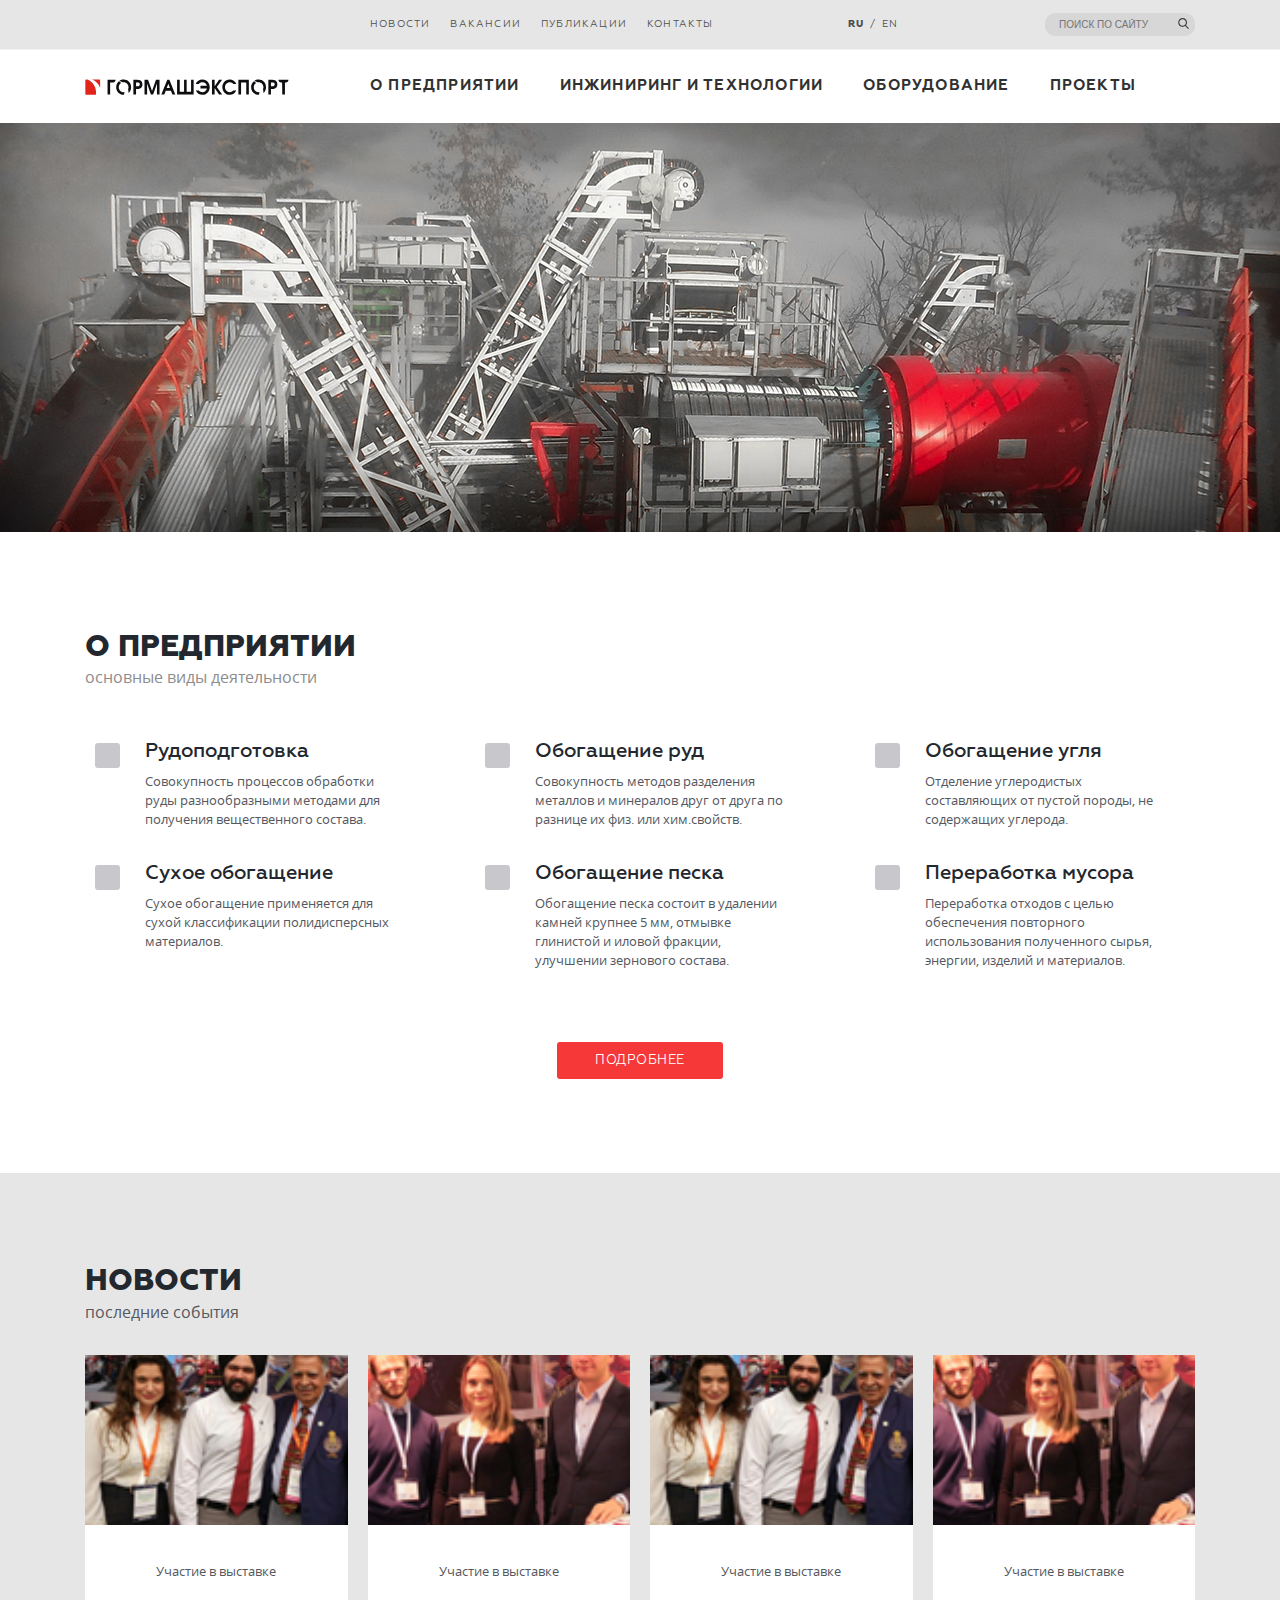
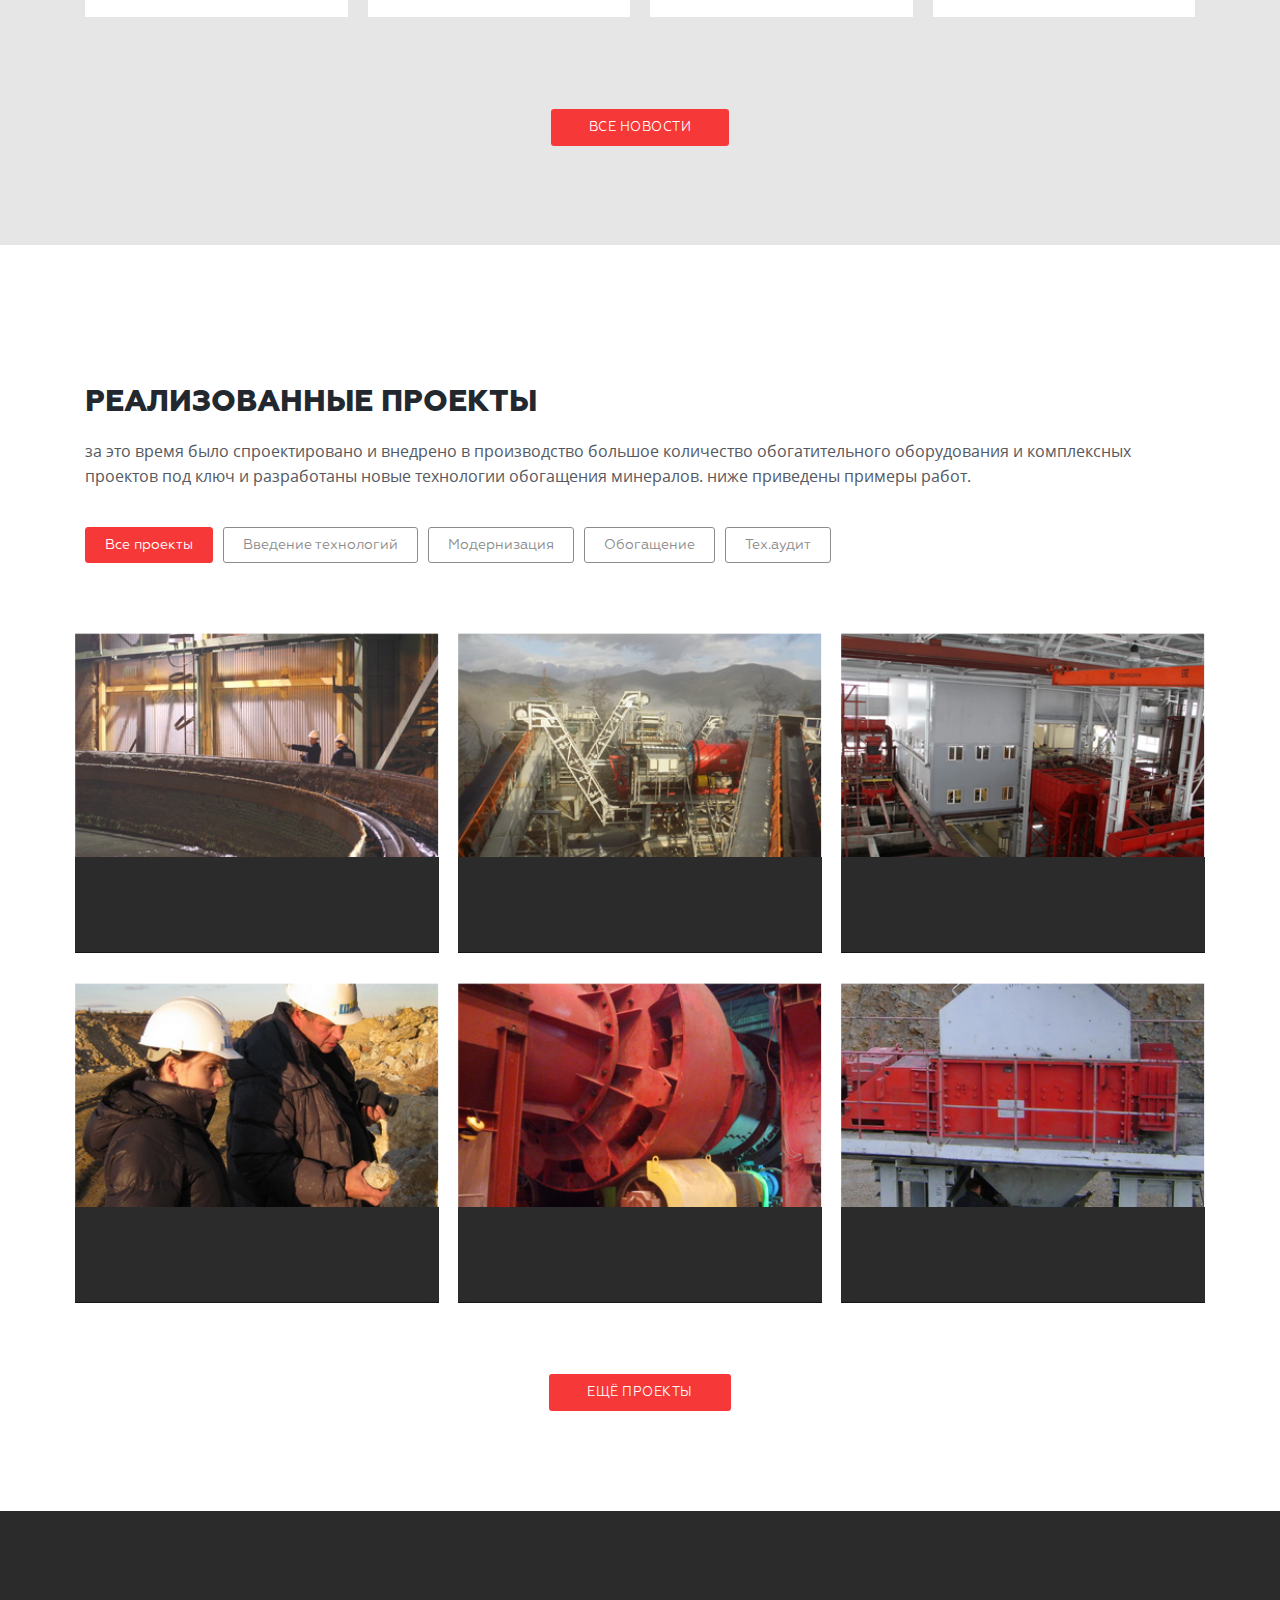
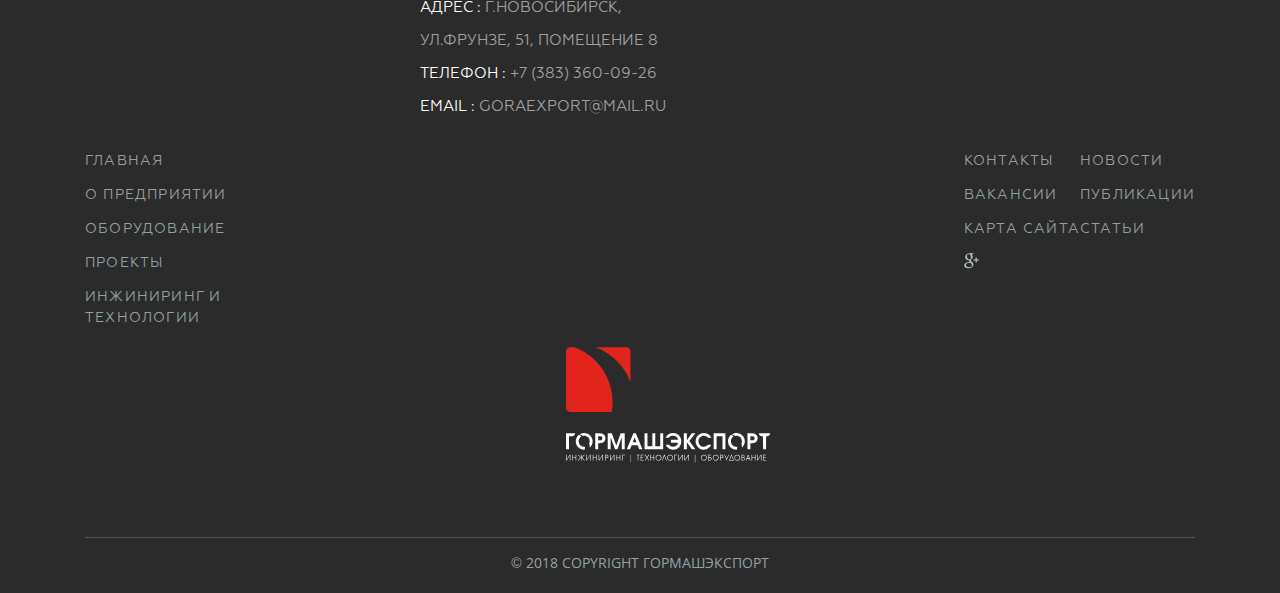
<file: index.html>
<!DOCTYPE html>
<html lang="ru">
<head>
  <meta charset="UTF-8">
  <meta name="viewport" content="width=device-width, initial-scale=1.0, maximum-scale=1.0, user-scalable=no">
  <meta name="theme-color" content="#ac1212">
  <title>Гормашэкспорт</title>
  <link rel="icon" type="image/ico" href="favicon.ico">
  <link href="css/style.css" rel="stylesheet">
</head>
<body class="page">
  <header class="header">
    <div class="header__wrapper">
      <div class="header__logo">
        <picture>
          <img src="./img/logo.svg" width="151" height="12" alt="Гормашэкспорт">
        </picture>

      </div>
      <div class="header__search  search">
        <form class="search__form">
          <input class="search__line" type="text" name="searchLine" id="searchID" placeholder="Поиск по сайту">
          <label class="search__label" for="searchID">
            Поиск
          </label>
        </form>
      </div>
      <nav class="header__menu  menu menu--closed  ">
        <button class="menu__toggle" type="button">Открыть меню</button>
        <div class="menu__wrapper">
          <ul class="menu__list">
            <li class="menu__item">
              <a href="about.html">О предприятии</a>
            </li>
            <li class="menu__item">
              <a href="engineering.html">Инжиниринг и технологии</a>
            </li>
            <li class="menu__item">
              <a href="equipment-1.html">Оборудование</a>
            </li>
            <li class="menu__item">
              <a href="projects.html">Проекты</a>
            </li>
          </ul>
          <ul class="menu__list menu__list--additional">
            <li class="menu__item">
              <a href="news.html" >Новости</a>
            </li>
            <li class="menu__item">
              <a href="" >Вакансии</a>
            </li>
            <li class="menu__item">
              <a href="" >Публикации</a>
            </li>
            <li class="menu__item">
              <a href="contacts.html" >Контакты</a>
            </li>
            <li class="menu__item  menu__item--ruen">
              <a class="current" href="">ru</a><a href="">en</a>
            </li>
          </ul>
        </div>
      </nav>
    </div>
  </header>
  <main class="content">
    <div class="content__title-wrapper">
      <h1 class="content__title  content__title--index">Гормашэкспорт</h1>
    </div>
    <section class="about">
      <h2 class="about__title">О предприятии</h2>
      <p class="about__subtitle">основные виды деятельности</p>
      <ul class="about__list">
        <li class="about__item">
          <h3 class="about__item-caption">Рудоподготовка</h3>
          <p class="about__item-details">Cовокупность процессов обработки руды разнообразными методами для получения вещественного состава.</p>
        </li>
        <li class="about__item">
          <h3 class="about__item-caption">Обогащение руд</h3>
          <p class="about__item-details">Совокупность методов разделения металлов и минералов друг от друга по разнице их физ. или хим.свойств.</p>
        </li>
        <li class="about__item">
          <h3 class="about__item-caption">Обогащение угля</h3>
          <p class="about__item-details">Отделение углеродистых составляющих от пустой породы, не содержащих углерода. </p>
        </li>
        <li class="about__item">
          <h3 class="about__item-caption">Сухое обогащение</h3>
          <p class="about__item-details">Сухое обогащение применяется для сухой классификации полидисперсных материалов.</p>
        </li>
        <li class="about__item">
          <h3 class="about__item-caption">Обогащение песка</h3>
          <p class="about__item-details">Обогащение песка состоит в удалении камней крупнее 5 мм, отмывке глинистой и иловой фракции, улучшении зернового состава.</p>
        </li>
        <li class="about__item">
          <h3 class="about__item-caption">Переработка мусора</h3>
          <p class="about__item-details">Переработка отходов с целью обеспечения повторного использования полученного сырья, энергии, изделий и материалов. </p>
        </li>
      </ul>
      <a href="" class="about__more link">Подробнее</a>
    </section>
    <section class="content__news  gallery  gallery--index">
      <div class="gallery__wrapper">
        <h2 class="gallery__title">Новости</h2>
        <p class="gallery__subtitle">Последние события</p>
        <div class="gallery__list">
          <section class="gallery__item">
            <div class="gallery__img-wrap">
              <img src="./img/news-1.png" class="gallery__img" width="257" height="270">
            </div>
            <h3 class="gallery__caption">
              "Coal Washing", Индия
            </h3>
            <p>Участие в выставке</p>
          </section>
          <section class="gallery__item">
            <div class="gallery__img-wrap">
              <img src="./img/news-2.png" class="gallery__img" width="257" height="270">
            </div>
            <h3 class="gallery__caption">
              Химия 2018
            </h3>
            <p>Участие в выставке</p>
          </section>
          <section class="gallery__item">
            <div class="gallery__img-wrap">
              <img src="./img/news-1.png" class="gallery__img" width="257" height="270">
            </div>
            <h3 class="gallery__caption">
              "Coal Washing", Индия
            </h3>
            <p>Участие в выставке</p>
          </section>
          <section class="gallery__item">
            <div class="gallery__img-wrap">
              <img src="./img/news-2.png" class="gallery__img" width="257" height="270">
            </div>
            <h3 class="gallery__caption">
              "Coal Washing", Индия
            </h3>
            <p>Участие в выставке</p>
          </section>
        </div>
        <a href="" class="gallery__all link">Все новости</a>
      </div>
    </section>

    <section class="projects">
      <div class="projects__wrapper">
        <h2 class="projects__title">Реализованные проекты</h2>
        <p class="projects__subtitle">За это время было спроектировано и внедрено в производство большое количество обогатительного оборудования и комплексных проектов под ключ и разработаны новые технологии обогащения минералов. Ниже приведены примеры работ.</p>
        <div class="projects__filter">
          <input type="radio" name="filterProjects" checked="checked" id='filterProjects1'><label for='filterProjects1'>Все проекты</label>
          <input type="radio" name="filterProjects" id='filterProjects2'><label for='filterProjects2'>Введение технологий</label>
          <input type="radio" name="filterProjects" id='filterProjects3'><label for='filterProjects3'>Модернизация</label>
          <input type="radio" name="filterProjects" id='filterProjects4'><label for='filterProjects4'>Обогащение</label>
          <input type="radio" name="filterProjects" id='filterProjects5'><label for='filterProjects5'>Тех.аудит</label>
        </div>
        <div class="projects__list">
          <section class="project">
            <div class="project__img-wrap">
                <img src="./img/project-1.jpg" class="project__img" width="351" height="226">
            </div>
            <div class="project__caption">
              <h3 class="project__title">"Кольская ГМК"</h3>
              <p>Модернизация схемы сгущения</p>
            </div>
          </section>
          <section class="project">
            <div class="project__img-wrap">
                <img src="./img/project-2.jpg" class="project__img" width="350" height="225">
            </div>
            <div class="project__caption">
              <h3 class="project__title">
                "Рудметалл АД"
              </h3>
              <p>Модернизация схемы сгущения</p>
            </div>
          </section>
          <section class="project">
            <div class="project__img-wrap">
              <img src="./img/project-3.jpg" class="project__img" width="350" height="225">
            </div>
            <div class="project__caption">
              <h3 class="project__title">
                ОАО "Шахта Полосухинская"
              </h3>
              <p>Модернизация схемы сгущения3</p>
            </div>
          </section>
          <section class="project">
            <div class="project__img-wrap">
              <img src="./img/project-4.jpg" class="project__img" width="350" height="225">
            </div>
            <div class="project__caption">
              <h3 class="project__title">
                ТОО «Ульба-ФторКомплекс»
              </h3>
              <p>разработка технологического регламента </p>
            </div>
          </section>
          <section class="project">
            <div class="project__img-wrap">
              <img src="./img/project-5.jpg" class="project__img" width="350" height="225">
            </div>
            <div class="project__caption">
              <h3 class="project__title">
                "Кольская ГМК"
              </h3>
              <p>Модернизация схемы сгущения</p>
            </div>
          </section>
          <section class="project">
            <div class="project__img-wrap">
              <img src="./img/project-6.jpg" class="project__img" width="350" height="225">
            </div>
            <div class="project__caption">
              <h3 class="project__title">
                "Кольская ГМК"
              </h3>
              <p>Модернизация схемы сгущения</p>
            </div>
          </section>
        </div>
        <a href="" class="projects__all link">Ещё проекты</a>
      </div>
    </section>
  </main>
  <footer class="footer">
    <div class="footer__wrapper">
      <section class="footer__address">
        <p><span class="footer__address-label">Адрес&nbsp;:&nbsp;</span>г.Новосибирск,<br> ул.Фрунзе, 51, помещение 8</p>
        <p><span class="footer__address-label">Телефон&nbsp;:&nbsp;</span>+7 (383) 360-09-26</p>
        <p><span class="footer__address-label">Email&nbsp;:&nbsp;</span>goraexport@mail.ru</p>
      </section>

      <nav class="footer__menu  menu  menu--footer">
        <ul class="menu__list">
          <li class="menu__item">
            <a href="index.html">Главная</a>
          </li>
          <li class="menu__item">
            <a href="about.html">О предприятии</a>
          </li>
          <li class="menu__item">
            <a href="equipment-1.html">Оборудование</a>
          </li>
          <li class="menu__item">
            <a href="projects.html">Проекты</a>
          </li>
          <li class="menu__item">
            <a href="engineering.html">Инжиниринг и технологии</a>
          </li>
        </ul>
        <ul class="menu__list">
          <li class="menu__item">
            <a href="news.html">Новости</a>
          </li>
          <li class="menu__item">
            <a href="">Публикации</a>
          </li>
          <li class="menu__item">
            <a href="">Статьи</a>
          </li>
        </ul>
        <ul class="menu__list">
          <li class="menu__item">
            <a href="contacts.html">Контакты</a>
          </li>
          <li class="menu__item">
            <a href="">Вакансии</a>
          </li>
          <li class="menu__item">
            <a href="">Карта сайта</a>
          </li>
          <li class="menu__item  menu__item--google">
            <a href="">g+</a>
          </li>
        </ul>
      </nav>
      <div class="footer__logo">
        <picture class="header__logo-img">
          <source media="(min-width: 768px)" srcset="./img/logo-big.svg" width='213'>
          <img src="./img/logo-wt.svg" width="230" height="16" alt="Гормашэкспорт">
        </picture>
      </div>
      <div class="footer__copyright">
    © 2018 COPYRIGHT Гормашэкспорт
      </div>
    </div>
  </footer>

  <script type="text/javascript" src="./js/scripts.js"></script>
  <script type="text/javascript" src="./js/picturefill.js" async></script>
</body>
</file>
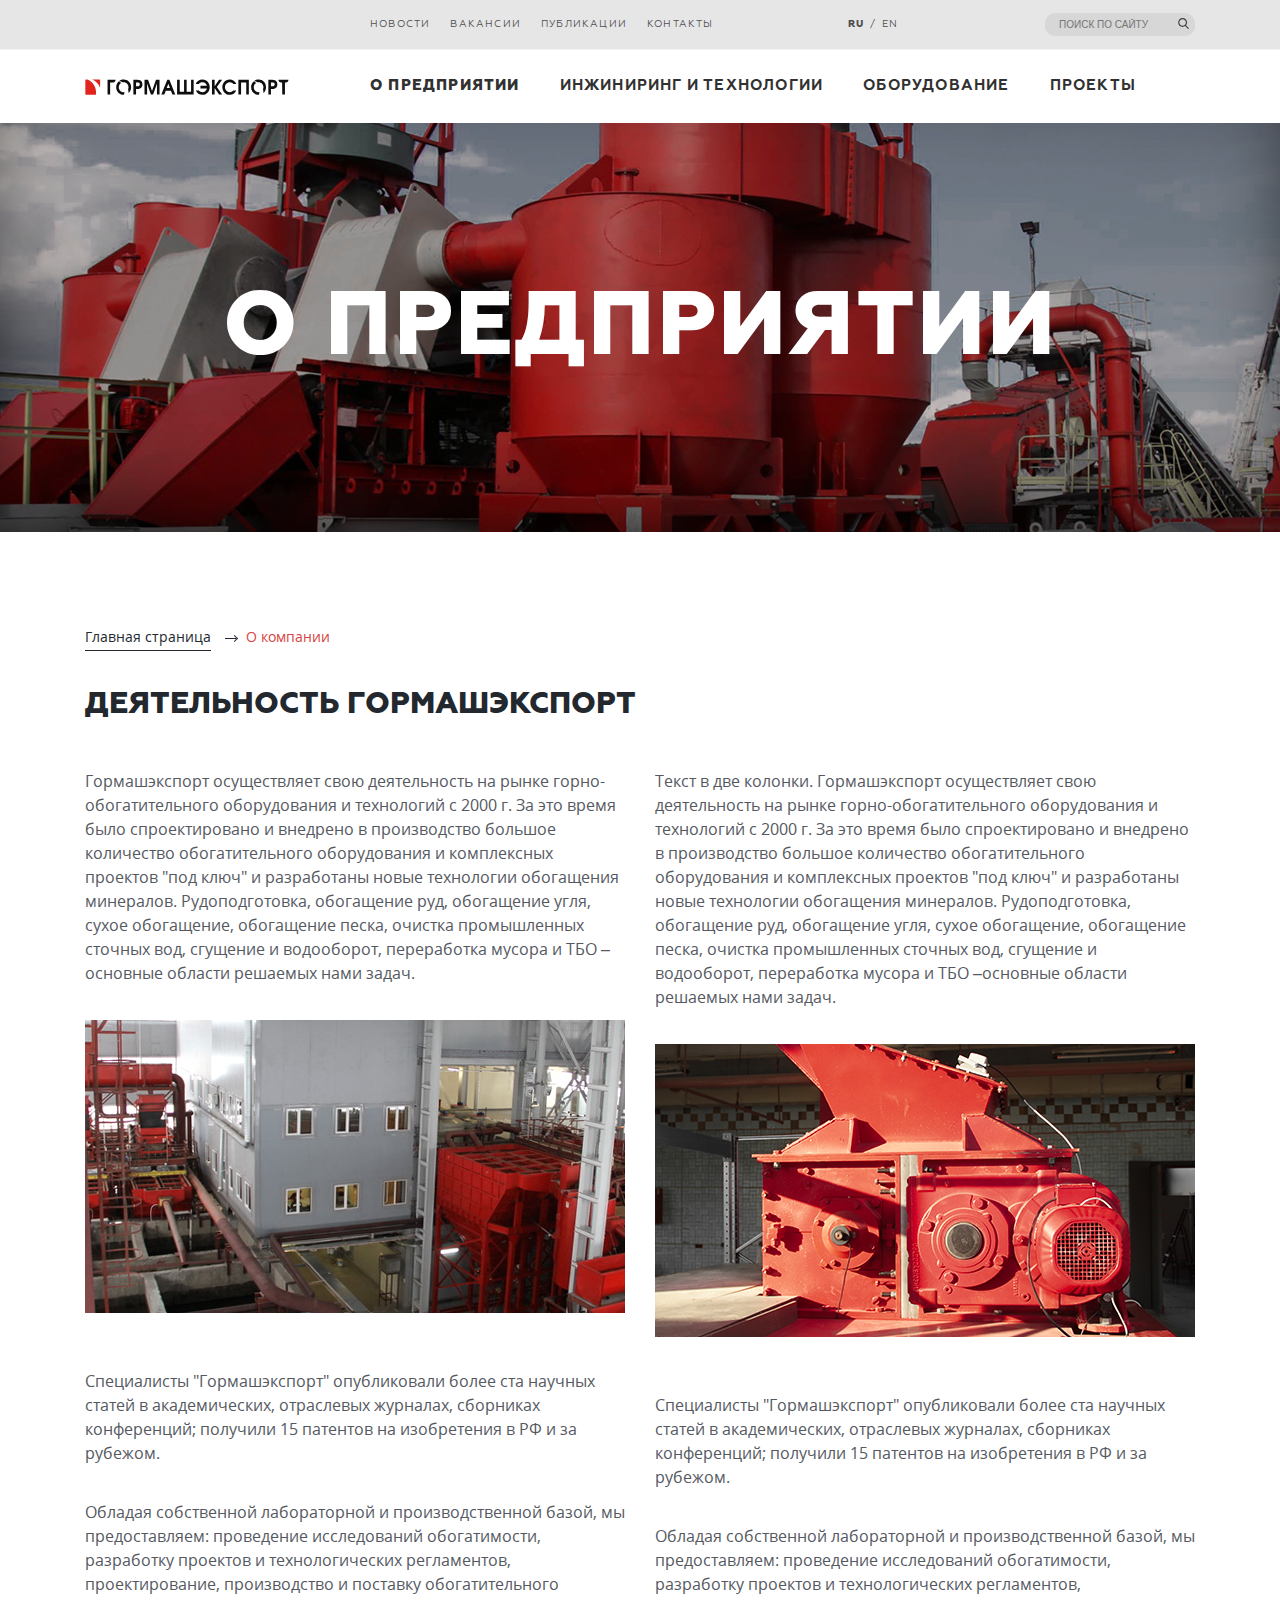
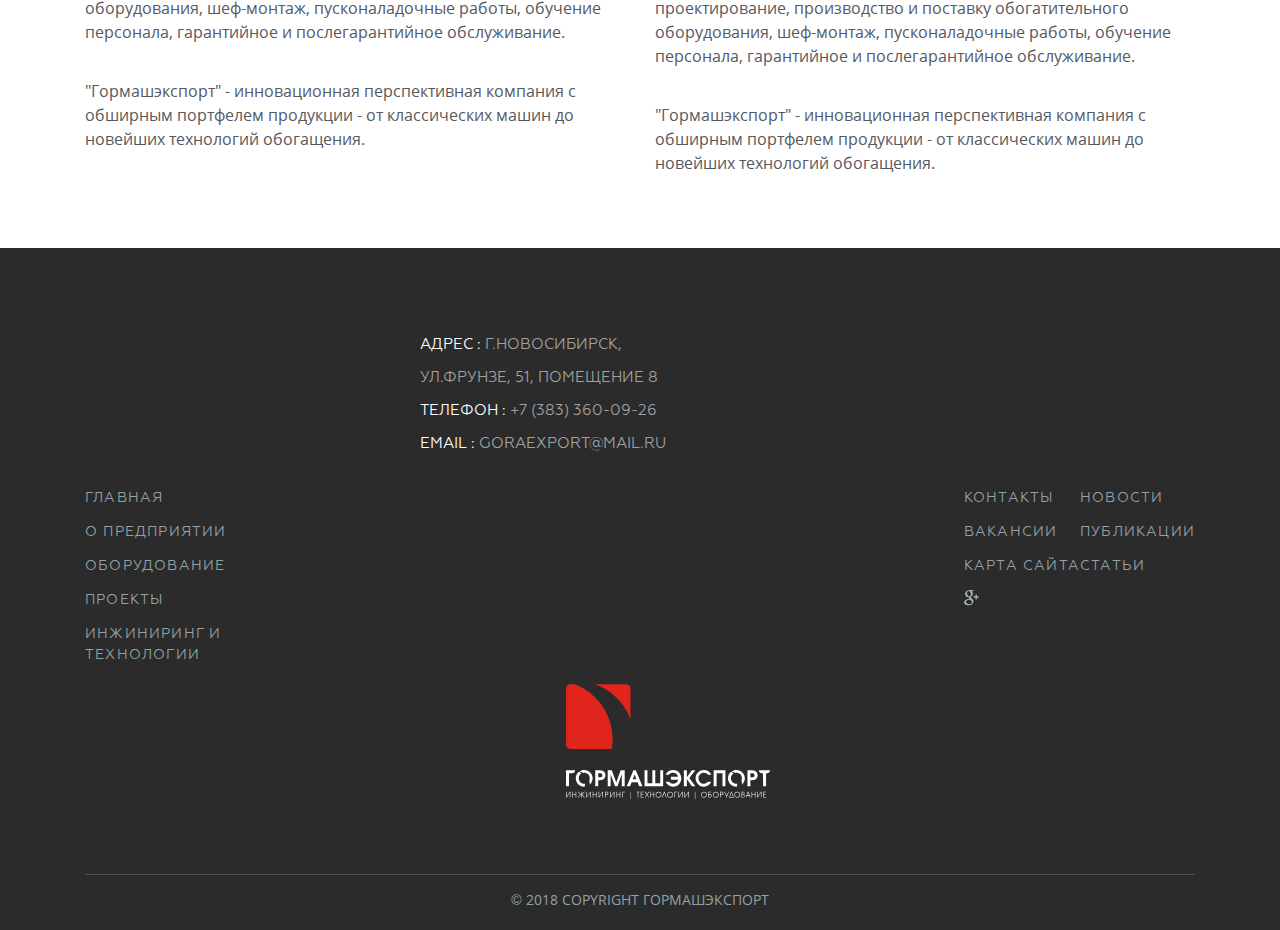
<file: about.html>
<!DOCTYPE html>
<html lang="ru">
<head>
  <meta charset="UTF-8">
  <meta name="viewport" content="width=device-width, initial-scale=1.0, maximum-scale=1.0, user-scalable=no">
  <meta name="theme-color" content="#ac1212">
  <title>Гормашэкспорт - О компании</title>
  <link rel="icon" type="image/ico" href="favicon.ico">
  <link href="css/style.css" rel="stylesheet">
</head>
<body class="page">
  <header class="header">
    <div class="header__wrapper">
      <div class="header__logo" href="index.html">
        <a href='index.html'>
            <picture>
            <img src="./img/logo.svg" width="151" height="12" alt="Гормашэкспорт">
          </picture>
        </a>
      </div>
      <div class="header__search  search">
        <form class="search__form">
          <input class="search__line" type="text" name="searchLine" id="searchID" placeholder="Поиск по сайту">
          <label class="search__label" for="searchID">
            Поиск
          </label>
        </form>
      </div>
      <nav class="header__menu  menu menu--closed  ">
        <button class="menu__toggle" type="button">Открыть меню</button>
        <div class="menu__wrapper">
          <ul class="menu__list">
            <li class="menu__item">
              <a href="about.html" class="current">О предприятии</a>
            </li>
            <li class="menu__item">
              <a href="engineering.html">Инжиниринг и технологии</a>
            </li>
            <li class="menu__item">
              <a href="equipment-1.html">Оборудование</a>
            </li>
            <li class="menu__item">
              <a href="projects.html">Проекты</a>
            </li>
          </ul>
          <ul class="menu__list menu__list--additional">
            <li class="menu__item">
              <a href="news.html" >Новости</a>
            </li>
            <li class="menu__item">
              <a href="" >Вакансии</a>
            </li>
            <li class="menu__item">
              <a href="" >Публикации</a>
            </li>
            <li class="menu__item">
              <a href="contacts.html" >Контакты</a>
            </li>
            <li class="menu__item  menu__item--ruen">
              <a class="current" href="">ru</a><a href="">en</a>
            </li>
          </ul>
        </div>
      </nav>
    </div>
  </header>
  <main class="content">
    <div class="content__title-wrapper" style="background-image: url(./img/bg-about.jpg)">
      <h1 class="content__title">О предприятии</h1>
    </div>
   <div class="content__wrapper">
      <article class="article">
        <nav class="breadcrumbs">
          <a href="index.html">Главная страница</a>
          <a >О компании</a>
        </nav>
        <h2 class="article__title">
          Деятельность Гормашэкспорт
        </h2>
        <div class="article__wrapper">
          <p>Гормашэкспорт осуществляет свою деятельность на рынке горно-обогатительного оборудования и технологий с 2000 г. За это время было спроектировано и внедрено в производство большое количество обогатительного оборудования и комплексных проектов "под ключ" и разработаны новые технологии обогащения минералов. Рудоподготовка, обогащение руд, обогащение угля, сухое обогащение, обогащение песка, очистка промышленных сточных вод, сгущение и водооборот, переработка мусора и ТБО –основные области решаемых нами задач.
          </p>
          <img src='./img/about-1.jpg' alt=''>
          <p>Специалисты  "Гормашэкспорт" опубликовали более ста научных статей в академических, отраслевых журналах, сборниках конференций; получили 15 патентов на изобретения в РФ и за рубежом.</p>
          <p>Обладая собственной лабораторной и производственной базой, мы предоставляем: проведение исследований обогатимости, разработку проектов и технологических регламентов, проектирование, производство и поставку обогатительного оборудования, шеф-монтаж, пусконаладочные работы, обучение персонала, гарантийное и послегарантийное обслуживание.</p>
          <p>"Гормашэкспорт" - инновационная перспективная компания с обширным портфелем продукции - от классических машин до новейших технологий обогащения.</p>
          <p>Текст в две колонки. Гормашэкспорт осуществляет свою деятельность на рынке горно-обогатительного оборудования и технологий с 2000 г. За это время было спроектировано и внедрено в производство большое количество обогатительного оборудования и комплексных проектов "под ключ" и разработаны новые технологии обогащения минералов. Рудоподготовка, обогащение руд, обогащение угля, сухое обогащение, обогащение песка, очистка промышленных сточных вод, сгущение и водооборот, переработка мусора и ТБО –основные области решаемых нами задач.</p>
          <img src='./img/about-2.jpg' alt=''>
          <p>Специалисты  "Гормашэкспорт" опубликовали более ста научных статей в академических, отраслевых журналах, сборниках конференций; получили 15 патентов на изобретения в РФ и за рубежом.</p>
          <p>Обладая собственной лабораторной и производственной базой, мы предоставляем: проведение исследований обогатимости, разработку проектов и технологических регламентов, проектирование, производство и поставку обогатительного оборудования, шеф-монтаж, пусконаладочные работы, обучение персонала, гарантийное и послегарантийное обслуживание.</p>
          <p>"Гормашэкспорт" - инновационная перспективная компания с обширным портфелем продукции - от классических машин до новейших технологий обогащения.</p>
        </div>
      </article>
   </div>

  </main>
  <footer class="footer">
    <div class="footer__wrapper">
      <section class="footer__address">
        <p><span class="footer__address-label">Адрес&nbsp;:&nbsp;</span>г.Новосибирск,<br> ул.Фрунзе, 51, помещение 8</p>
        <p><span class="footer__address-label">Телефон&nbsp;:&nbsp;</span>+7 (383) 360-09-26</p>
        <p><span class="footer__address-label">Email&nbsp;:&nbsp;</span>goraexport@mail.ru</p>
      </section>

      <nav class="footer__menu  menu  menu--footer">
        <ul class="menu__list">
          <li class="menu__item">
            <a href="index.html">Главная</a>
          </li>
          <li class="menu__item">
            <a href="about.html">О предприятии</a>
          </li>
          <li class="menu__item">
            <a href="equipment-1.html">Оборудование</a>
          </li>
          <li class="menu__item">
            <a href="projects.html">Проекты</a>
          </li>
          <li class="menu__item">
            <a href="engineering.html">Инжиниринг и технологии</a>
          </li>
        </ul>
        <ul class="menu__list">
          <li class="menu__item">
            <a href="news.html">Новости</a>
          </li>
          <li class="menu__item">
            <a href="">Публикации</a>
          </li>
          <li class="menu__item">
            <a href="">Статьи</a>
          </li>
        </ul>
        <ul class="menu__list">
          <li class="menu__item">
            <a href="contacts.html">Контакты</a>
          </li>
          <li class="menu__item">
            <a href="">Вакансии</a>
          </li>
          <li class="menu__item">
            <a href="">Карта сайта</a>
          </li>
          <li class="menu__item  menu__item--google">
            <a href="">g+</a>
          </li>
        </ul>
      </nav>
      <div class="footer__logo">
        <picture class="header__logo-img">
          <source media="(min-width: 768px)" srcset="./img/logo-big.svg" width='213'>
          <img src="./img/logo-wt.svg" width="230" height="16" alt="Гормашэкспорт">
        </picture>
      </div>
      <div class="footer__copyright">
    © 2018 COPYRIGHT Гормашэкспорт
      </div>
    </div>
  </footer>

  <script type="text/javascript" src="./js/scripts.js"></script>
  <script type="text/javascript" src="./js/picturefill.js" async></script>
</body>
</file>
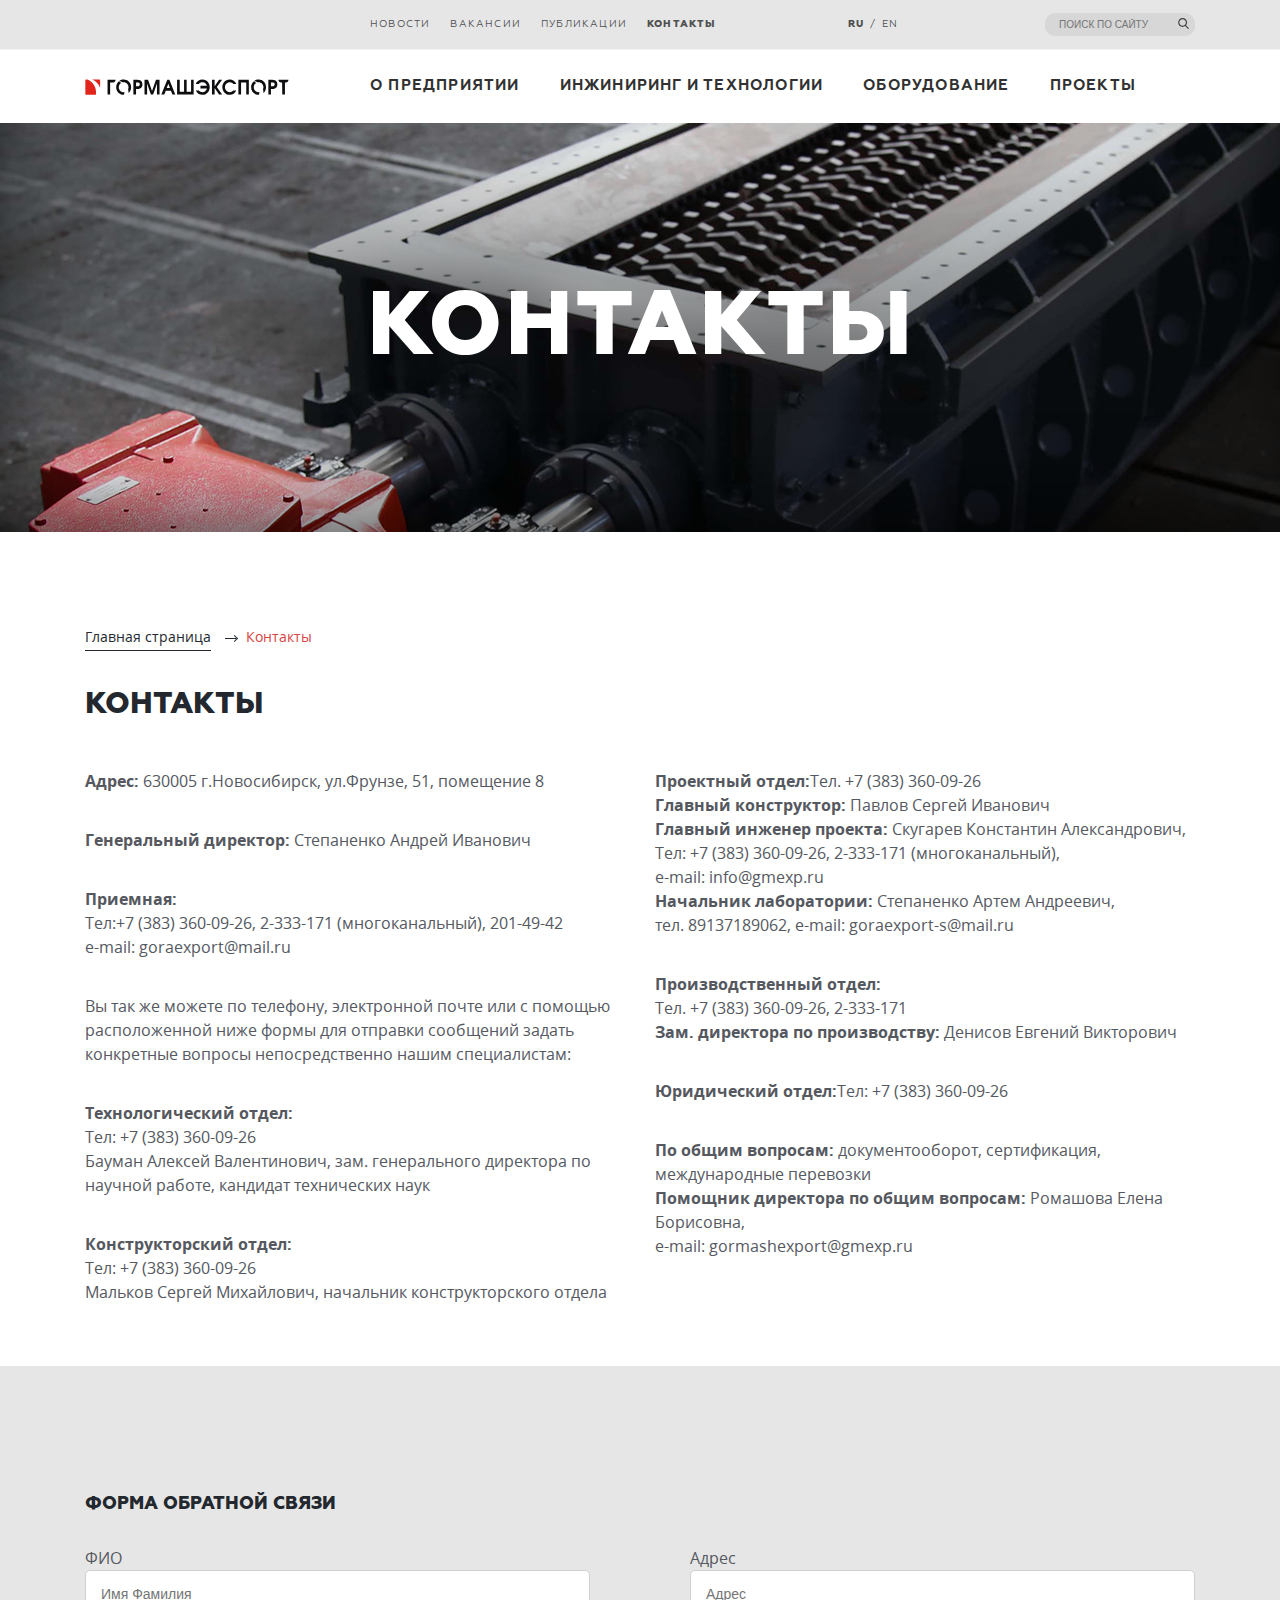
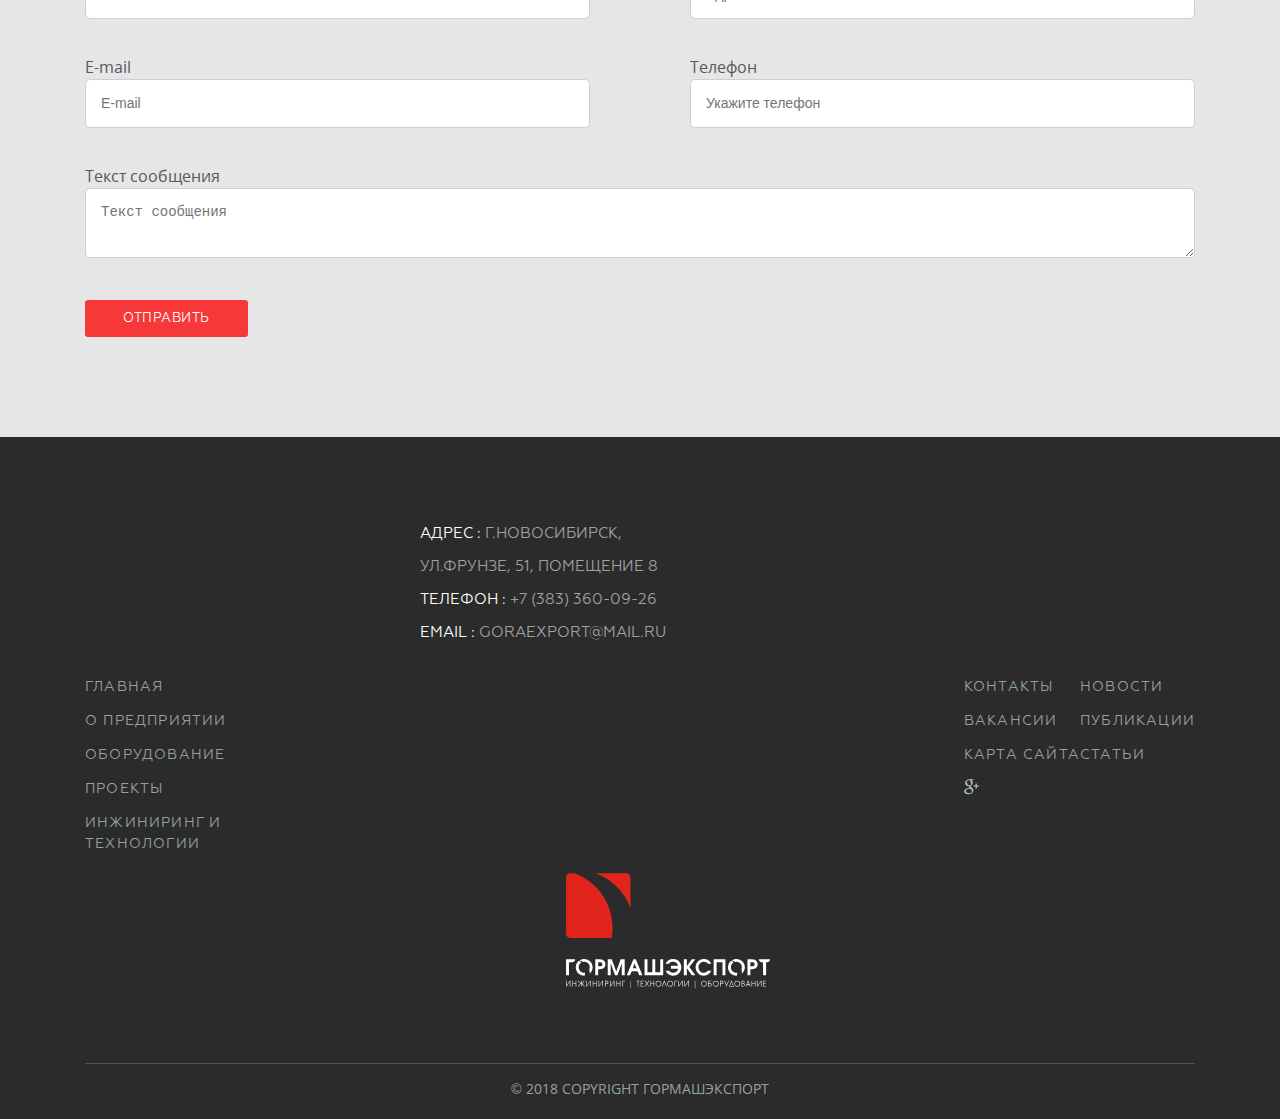
<file: contacts.html>
<!DOCTYPE html>
<html lang="ru">
<head>
  <meta charset="UTF-8">
  <meta name="viewport" content="width=device-width, initial-scale=1.0, maximum-scale=1.0, user-scalable=no">
  <meta name="theme-color" content="#ac1212">
  <title>Гормашэкспорт - Контакты</title>
  <link rel="icon" type="image/ico" href="favicon.ico">
  <link href="css/style.css" rel="stylesheet">
</head>
<body class="page">
  <header class="header">
    <div class="header__wrapper">
      <div class="header__logo" href="index.html">
        <a href='index.html'>
            <picture>
            <img src="./img/logo.svg" width="151" height="12" alt="Гормашэкспорт">
          </picture>
        </a>
      </div>
      <div class="header__search  search">
        <form class="search__form">
          <input class="search__line" type="text" name="searchLine" id="searchID" placeholder="Поиск по сайту">
          <label class="search__label" for="searchID">
            Поиск
          </label>
        </form>
      </div>
      <nav class="header__menu  menu menu--closed  ">
        <button class="menu__toggle" type="button">Открыть меню</button>
        <div class="menu__wrapper">
          <ul class="menu__list">
            <li class="menu__item">
              <a href="about.html" >О предприятии</a>
            </li>
            <li class="menu__item">
              <a href="engineering.html">Инжиниринг и технологии</a>
            </li>
            <li class="menu__item">
              <a href="equipment-1.html">Оборудование</a>
            </li>
            <li class="menu__item">
              <a href="projects.html">Проекты</a>
            </li>
          </ul>
          <ul class="menu__list menu__list--additional">
            <li class="menu__item">
              <a href="news.html" >Новости</a>
            </li>
            <li class="menu__item">
              <a href="" >Вакансии</a>
            </li>
            <li class="menu__item">
              <a href="" >Публикации</a>
            </li>
            <li class="menu__item">
              <a href="contacts.html" class="current">Контакты</a>
            </li>
            <li class="menu__item  menu__item--ruen">
              <a class="current" href="">ru</a><a href="">en</a>
            </li>
          </ul>
        </div>
      </nav>
    </div>
  </header>
  <main class="content">
    <div class="content__title-wrapper"  style="background-image: url(./img/bg-contacts.jpg)">
      <h1 class="content__title" >Контакты</h1>
    </div>
   <div class="content__wrapper">
      <article class="article article--contacts">
        <nav class="breadcrumbs">
          <a href="index.html">Главная страница</a>
          <a >Контакты</a>
        </nav>
        <h2 class="article__title">
          Контакты
        </h2>
        <div class="article__wrapper">
          <p><strong>Адрес:</strong> 630005 г.Новосибирск, ул.Фрунзе, 51, помещение 8</p>
          <p><strong>Генеральный директор:</strong> Степаненко Андрей Иванович</p>
          <p><strong>Приемная:</strong><br>Тел:+7 (383) 360-09-26, 2-333-171 (многоканальный), 201-49-42<br>e-mail: goraexport@mail.ru</p>
          <p>Вы так же можете по телефону, электронной почте или с помощью расположенной ниже формы для отправки сообщений задать конкретные вопросы непосредственно нашим специалистам:</p>
          <p><strong>Технологический отдел:</strong><br>Тел: +7 (383) 360-09-26<br>Бауман Алексей Валентинович, зам. генерального директора по научной работе, кандидат технических наук</p>
          <p><strong>Конструкторский отдел:</strong><br>Тел: +7 (383) 360-09-26<br>Мальков Сергей Михайлович, начальник конструкторского отдела</p>
          <p><strong>Проектный отдел:</strong>Тел. +7 (383) 360-09-26<br><strong>Главный конструктор:</strong> Павлов Сергей Иванович<br><strong>Главный инженер проекта:</strong>  Скугарев Константин Александрович,<br>Тел: +7 (383) 360-09-26, 2-333-171 (многоканальный), <br>e-mail: info@gmexp.ru <br><strong>Начальник лаборатории:</strong> Степаненко Артем Андреевич, <br>тел. 89137189062, e-mail: goraexport-s@mail.ru</p>
          <p><strong>Производственный отдел:</strong><br>Тел. +7 (383) 360-09-26, 2-333-171<br><strong>Зам. директора по производству:</strong> Денисов Евгений Викторович</p>
          <p><strong>Юридический отдел:</strong>Тел: +7 (383) 360-09-26</p>
          <p><strong>По общим вопросам:</strong> документооборот, сертификация, международные перевозки<br> <strong>Помощник директора по общим вопросам:</strong> Ромашова Елена Борисовна,<br> e-mail: gormashexport@gmexp.ru</p>
        </div>
      </article>
   </div>
    <div class="feedback">
      <div class="feedback__wrapper">
        <h2 class='feedback__title'>Форма обратной связи</h2>
        <form class="feedback__form" action="" method="post">
          <div class="feedback__form-wrapper">
            <div class="feedback__field">
              <label>ФИО</label>
              <input type='text' name="" value="" placeholder="Имя Фамилия">
            </div>
            <div class="feedback__field">
              <label>Адрес</label>
              <input type='text' name="" value="" placeholder="Адрес">
            </div>
            <div class="feedback__field">
              <label>E-mail</label>
              <input type='text' name="" value="" placeholder="E-mail">
            </div>
            <div class="feedback__field">
              <label>Телефон</label>
              <input type='text' name="" value="" placeholder="Укажите телефон">
            </div>
            <div class="feedback__field">
              <label>Текст сообщения</label>
              <textarea name="" value="" placeholder="Текст сообщения"></textarea>
            </div>
          </div>
          <button class="feedback__submit  link" type="submit">Отправить</button>
        </form>
    </div>
    </div>
  </main>
  <footer class="footer">
    <div class="footer__wrapper">
      <section class="footer__address">
        <p><span class="footer__address-label">Адрес&nbsp;:&nbsp;</span>г.Новосибирск,<br> ул.Фрунзе, 51, помещение 8</p>
        <p><span class="footer__address-label">Телефон&nbsp;:&nbsp;</span>+7 (383) 360-09-26</p>
        <p><span class="footer__address-label">Email&nbsp;:&nbsp;</span>goraexport@mail.ru</p>
      </section>

      <nav class="footer__menu  menu  menu--footer">
        <ul class="menu__list">
          <li class="menu__item">
            <a href="index.html">Главная</a>
          </li>
          <li class="menu__item">
            <a href="about.html">О предприятии</a>
          </li>
          <li class="menu__item">
            <a href="equipment-1.html">Оборудование</a>
          </li>
          <li class="menu__item">
            <a href="projects.html">Проекты</a>
          </li>
          <li class="menu__item">
            <a href="engineering.html">Инжиниринг и технологии</a>
          </li>
        </ul>
        <ul class="menu__list">
          <li class="menu__item">
            <a href="news.html">Новости</a>
          </li>
          <li class="menu__item">
            <a href="">Публикации</a>
          </li>
          <li class="menu__item">
            <a href="">Статьи</a>
          </li>
        </ul>
        <ul class="menu__list">
          <li class="menu__item">
            <a href="contacts.html">Контакты</a>
          </li>
          <li class="menu__item">
            <a href="">Вакансии</a>
          </li>
          <li class="menu__item">
            <a href="">Карта сайта</a>
          </li>
          <li class="menu__item  menu__item--google">
            <a href="">g+</a>
          </li>
        </ul>
      </nav>
      <div class="footer__logo">
        <picture class="header__logo-img">
          <source media="(min-width: 768px)" srcset="./img/logo-big.svg" width='213'>
          <img src="./img/logo-wt.svg" width="230" height="16" alt="Гормашэкспорт">
        </picture>
      </div>
      <div class="footer__copyright">
    © 2018 COPYRIGHT Гормашэкспорт
      </div>
    </div>
  </footer>

  <script type="text/javascript" src="./js/scripts.js"></script>
  <script type="text/javascript" src="./js/picturefill.js" async></script>
</body>
</file>
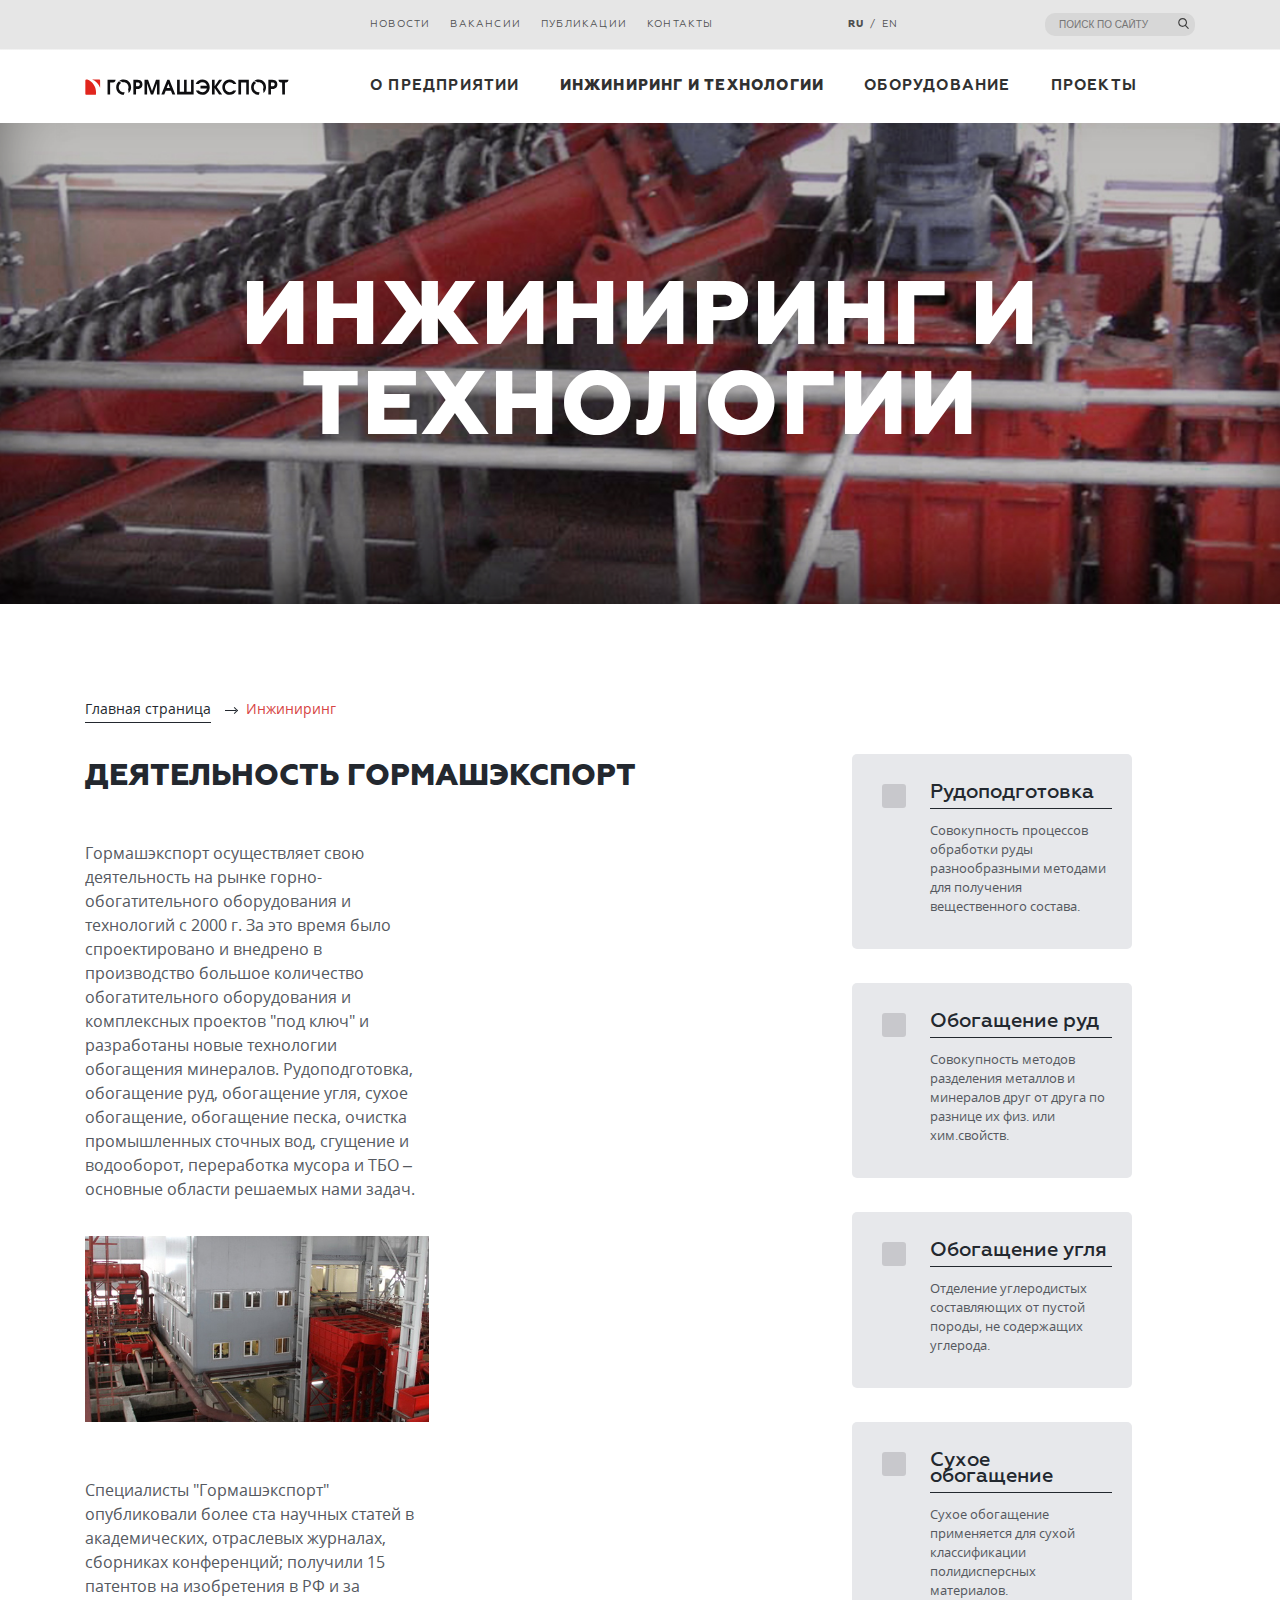
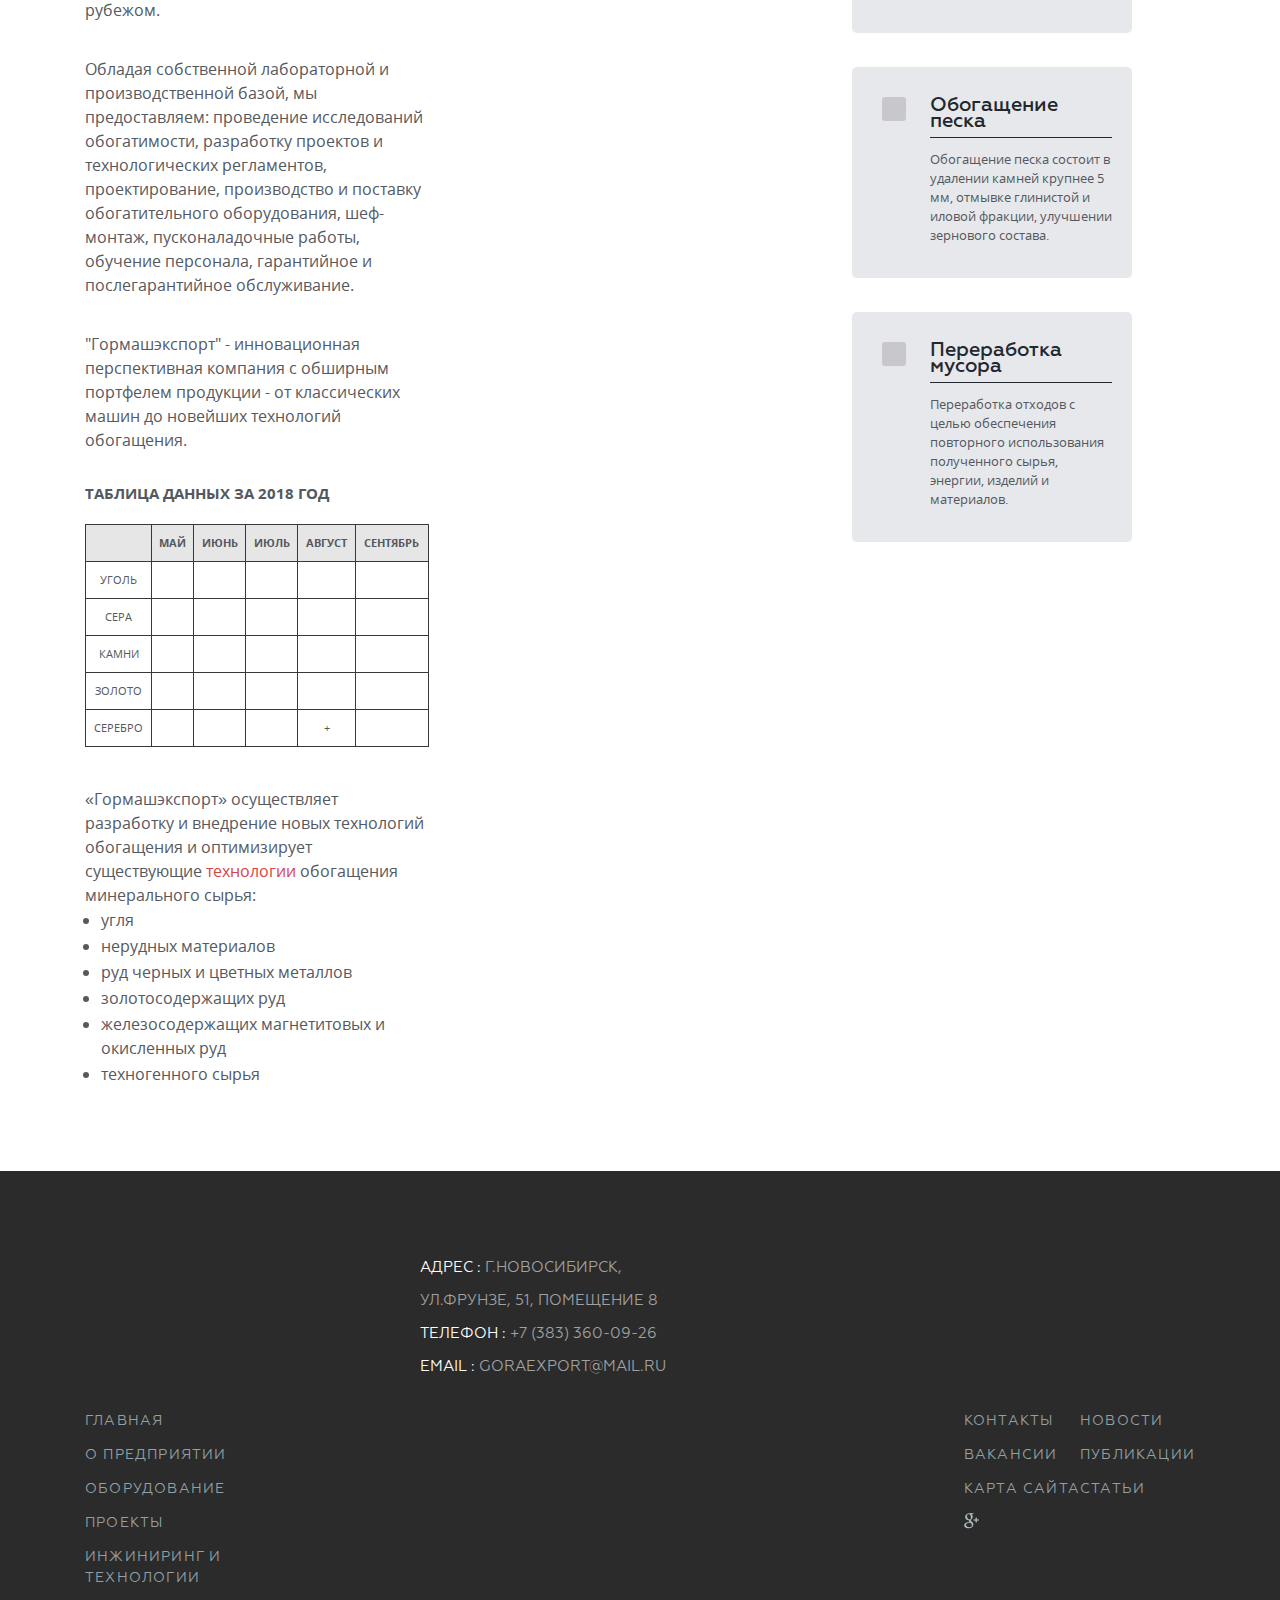
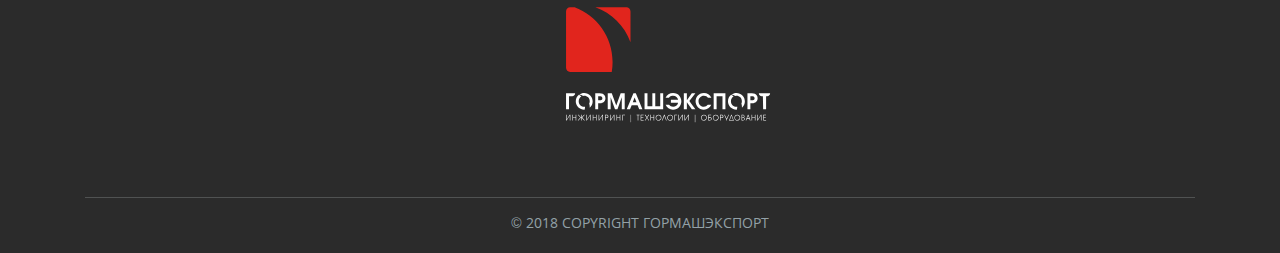
<file: engineering.html>
<!DOCTYPE html>
<html lang="ru">
<head>
  <meta charset="UTF-8">
  <meta name="viewport" content="width=device-width, initial-scale=1.0, maximum-scale=1.0, user-scalable=no">
  <meta name="theme-color" content="#ac1212">
  <title>Гормашэкспорт - Инжиниринг</title>
  <link rel="icon" type="image/ico" href="favicon.ico">
  <link href="css/style.css" rel="stylesheet">
</head>
<body class="page">
  <header class="header">
    <div class="header__wrapper">
      <div class="header__logo" href="index.html">
        <a href='index.html'>
            <picture>
            <img src="./img/logo.svg" width="151" height="12" alt="Гормашэкспорт">
          </picture>
        </a>
      </div>
      <div class="header__search  search">
        <form class="search__form">
          <input class="search__line" type="text" name="searchLine" id="searchID" placeholder="Поиск по сайту">
          <label class="search__label" for="searchID">
            Поиск
          </label>
        </form>
      </div>
      <nav class="header__menu  menu menu--closed  ">
        <button class="menu__toggle" type="button">Открыть меню</button>
        <div class="menu__wrapper">
          <ul class="menu__list">
            <li class="menu__item">
              <a href="about.html" >О предприятии</a>
            </li>
            <li class="menu__item">
              <a href="engineering.html" class="current">Инжиниринг и технологии</a>
            </li>
            <li class="menu__item">
              <a href="equipment-1.html">Оборудование</a>
            </li>
            <li class="menu__item">
              <a href="projects.html">Проекты</a>
            </li>
          </ul>
          <ul class="menu__list menu__list--additional">
            <li class="menu__item">
              <a href="news.html" >Новости</a>
            </li>
            <li class="menu__item">
              <a href="" >Вакансии</a>
            </li>
            <li class="menu__item">
              <a href="" >Публикации</a>
            </li>
            <li class="menu__item">
              <a href="contacts.html" >Контакты</a>
            </li>
            <li class="menu__item  menu__item--ruen">
              <a class="current" href="">ru</a><a href="">en</a>
            </li>
          </ul>
        </div>
      </nav>
    </div>
  </header>
  <main class="content">
    <div class="content__title-wrapper" style="background-image: url(./img/bg-engineering.jpg)">
      <h1 class="content__title" >Инжиниринг и технологии</h1>
    </div>
    <div class="content__wrapper">
      <article class="article  article--aside">
        <nav class="breadcrumbs">
          <a href="index.html">Главная страница</a>
          <a >Инжиниринг</a>
        </nav>
        <h2 class="article__title">
          Деятельность Гормашэкспорт
        </h2>
        <div class="article__wrapper">
          <p>Гормашэкспорт осуществляет свою деятельность на рынке горно-обогатительного оборудования и технологий с 2000 г. За это время было спроектировано и внедрено в производство большое количество обогатительного оборудования и комплексных проектов "под ключ" и разработаны новые технологии обогащения минералов. Рудоподготовка, обогащение руд, обогащение угля, сухое обогащение, обогащение песка, очистка промышленных сточных вод, сгущение и водооборот, переработка мусора и ТБО –основные области решаемых нами задач.
          </p>
          <img src='./img/about-1.jpg' alt=''>
          <p>Специалисты  "Гормашэкспорт" опубликовали более ста научных статей в академических, отраслевых журналах, сборниках конференций; получили 15 патентов на изобретения в РФ и за рубежом.</p>
          <p>Обладая собственной лабораторной и производственной базой, мы предоставляем: проведение исследований обогатимости, разработку проектов и технологических регламентов, проектирование, производство и поставку обогатительного оборудования, шеф-монтаж, пусконаладочные работы, обучение персонала, гарантийное и послегарантийное обслуживание.</p>
          <p>"Гормашэкспорт" - инновационная перспективная компания с обширным портфелем продукции - от классических машин до новейших технологий обогащения.</p>

          <h3>Таблица данных за 2018 год</h3>
          <table>
            <thead>
            <tr>
              <th></th>
              <th>Май</th>
              <th>Июнь</th>
              <th>Июль</th>
              <th>Август</th>
              <th>Сентябрь</th>
            </tr>

            </thead>
            <tr>
              <td>Уголь</td>
              <td></td>
              <td></td>
              <td></td>
              <td></td>
              <td></td>
            </tr>
            <tr>
              <td>Сера</td>
              <td></td>
              <td></td>
              <td></td>
              <td></td>
              <td></td>
            </tr>
            <tr>
              <td>Камни</td>
              <td></td>
              <td></td>
              <td></td>
              <td></td>
              <td></td>
            </tr>
            <tr>
              <td>Золото</td>
              <td></td>
              <td></td>
              <td></td>
              <td></td>
              <td></td>
            </tr>
            <tr>
              <td>Серебро</td>
              <td></td>
              <td></td>
              <td></td>
              <td>+</td>
              <td></td>
            </tr>
          </table>
          <p>«Гормашэкспорт» осуществляет разработку и внедрение новых технологий обогащения и оптимизирует существующие <strong>технологии</strong> обогащения минерального сырья:</p>
          <ul>
            <li>угля</li>
            <li>нерудных материалов</li>
            <li>руд черных и цветных металлов</li>
            <li>золотосодержащих руд</li>
            <li>железосодержащих магнетитовых и окисленных руд</li>
            <li>техногенного сырья</li>
          </ul>
        </div>
      </article>
      <aside class="about  about--aside">
        <ul class="about__list">
          <li class="about__item">
            <a href=''>
              <h3 class="about__item-caption">Рудоподготовка</h3>
              <p class="about__item-details">Cовокупность процессов обработки руды разнообразными методами для получения вещественного состава.</p>
            </a>
          </li>
          <li class="about__item">
            <h3 class="about__item-caption">Обогащение руд</h3>
            <p class="about__item-details">Совокупность методов разделения металлов и минералов друг от друга по разнице их физ. или хим.свойств.</p>
          </li>
          <li class="about__item">
            <h3 class="about__item-caption">Обогащение угля</h3>
            <p class="about__item-details">Отделение углеродистых составляющих от пустой породы, не содержащих углерода. </p>
          </li>
          <li class="about__item">
            <h3 class="about__item-caption">Сухое обогащение</h3>
            <p class="about__item-details">Сухое обогащение применяется для сухой классификации полидисперсных материалов.</p>
          </li>
          <li class="about__item">
            <h3 class="about__item-caption">Обогащение песка</h3>
            <p class="about__item-details">Обогащение песка состоит в удалении камней крупнее 5 мм, отмывке глинистой и иловой фракции, улучшении зернового состава.</p>
          </li>
          <li class="about__item">
            <h3 class="about__item-caption">Переработка мусора</h3>
            <p class="about__item-details">Переработка отходов с целью обеспечения повторного использования полученного сырья, энергии, изделий и материалов. </p>
          </li>
        </ul>
      </aside>
    </div>
  </main>
  <footer class="footer">
    <div class="footer__wrapper">
      <section class="footer__address">
        <p><span class="footer__address-label">Адрес&nbsp;:&nbsp;</span>г.Новосибирск,<br> ул.Фрунзе, 51, помещение 8</p>
        <p><span class="footer__address-label">Телефон&nbsp;:&nbsp;</span>+7 (383) 360-09-26</p>
        <p><span class="footer__address-label">Email&nbsp;:&nbsp;</span>goraexport@mail.ru</p>
      </section>
      <nav class="footer__menu  menu  menu--footer">
        <ul class="menu__list">
          <li class="menu__item">
            <a href="index.html">Главная</a>
          </li>
          <li class="menu__item">
            <a href="about.html">О предприятии</a>
          </li>
          <li class="menu__item">
            <a href="equipment-1.html">Оборудование</a>
          </li>
          <li class="menu__item">
            <a href="projects.html">Проекты</a>
          </li>
          <li class="menu__item">
            <a href="engineering.html">Инжиниринг и технологии</a>
          </li>
        </ul>
        <ul class="menu__list">
          <li class="menu__item">
            <a href="news.html">Новости</a>
          </li>
          <li class="menu__item">
            <a href="">Публикации</a>
          </li>
          <li class="menu__item">
            <a href="">Статьи</a>
          </li>
        </ul>
        <ul class="menu__list">
          <li class="menu__item">
            <a href="contacts.html">Контакты</a>
          </li>
          <li class="menu__item">
            <a href="">Вакансии</a>
          </li>
          <li class="menu__item">
            <a href="">Карта сайта</a>
          </li>
          <li class="menu__item  menu__item--google">
            <a href="">g+</a>
          </li>

        </ul>
      </nav>
      <div class="footer__logo">
        <picture class="header__logo-img">
          <source media="(min-width: 768px)" srcset="./img/logo-big.svg" width='213'>
          <img src="./img/logo-wt.svg" width="230" height="16" alt="Гормашэкспорт">
        </picture>
      </div>
      <div class="footer__copyright">
    © 2018 COPYRIGHT Гормашэкспорт
      </div>
    </div>
  </footer>

  <script type="text/javascript" src="./js/scripts.js"></script>
  <script type="text/javascript" src="./js/picturefill.js" async></script>
</body>
</file>
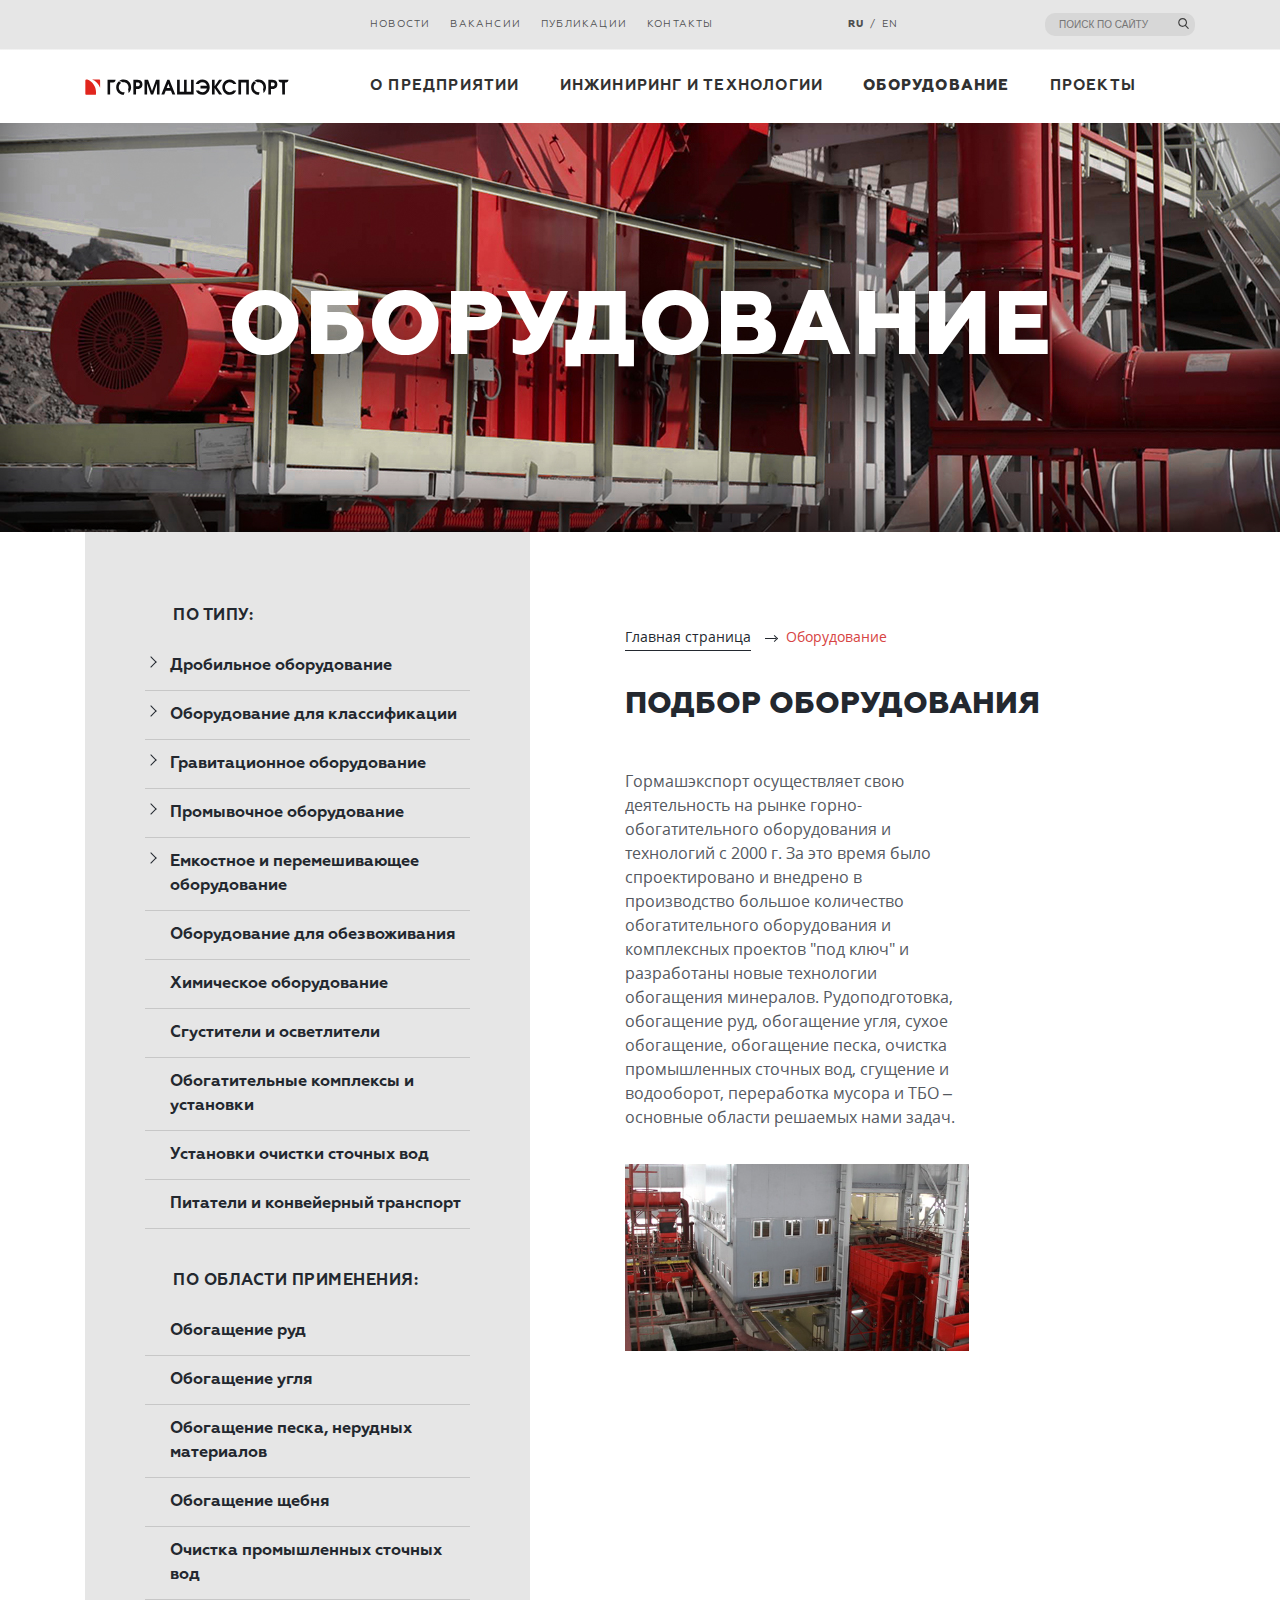
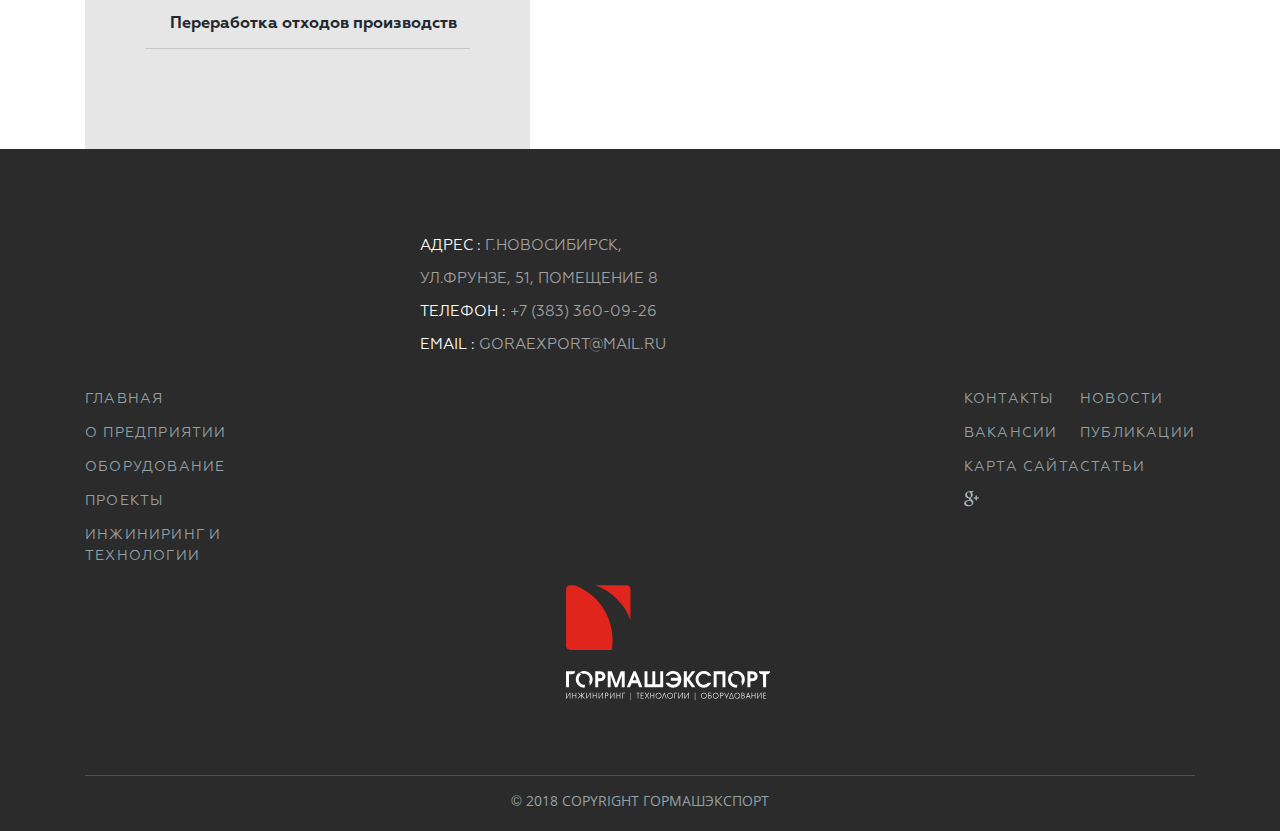
<file: equipment-1.html>
<!DOCTYPE html>
<html lang="ru">
<head>
  <meta charset="UTF-8">
  <meta name="viewport" content="width=device-width, initial-scale=1.0, maximum-scale=1.0, user-scalable=no">
  <meta name="theme-color" content="#ac1212">
  <title>Гормашэкспорт - Оборудование</title>
  <link rel="icon" type="image/ico" href="favicon.ico">
  <link href="css/style.css" rel="stylesheet">
</head>
<body class="page">
  <header class="header">
    <div class="header__wrapper">
      <div class="header__logo" href="index.html">
        <a href='index.html'>
            <picture>
            <img src="./img/logo.svg" width="151" height="12" alt="Гормашэкспорт">
          </picture>
        </a>
      </div>
      <div class="header__search  search">
        <form class="search__form">
          <input class="search__line" type="text" name="searchLine" id="searchID" placeholder="Поиск по сайту">
          <label class="search__label" for="searchID">
            Поиск
          </label>
        </form>
      </div>
      <nav class="header__menu  menu menu--closed  ">
        <button class="menu__toggle" type="button">Открыть меню</button>
        <div class="menu__wrapper">
          <ul class="menu__list">
            <li class="menu__item">
              <a href="about.html" >О предприятии</a>
            </li>
            <li class="menu__item">
              <a href="engineering.html">Инжиниринг и технологии</a>
            </li>
            <li class="menu__item">
              <a href="equipment-1.html" class="current">Оборудование</a>
            </li>
            <li class="menu__item">
              <a href="projects.html">Проекты</a>
            </li>
          </ul>
          <ul class="menu__list menu__list--additional">
            <li class="menu__item">
              <a href="news.html" >Новости</a>
            </li>
            <li class="menu__item">
              <a href="" >Вакансии</a>
            </li>
            <li class="menu__item">
              <a href="" >Публикации</a>
            </li>
            <li class="menu__item">
              <a href="contacts.html" >Контакты</a>
            </li>
            <li class="menu__item  menu__item--ruen">
              <a class="current" href="">ru</a><a href="">en</a>
            </li>
          </ul>
        </div>
      </nav>
    </div>
  </header>
  <main class="content">
     <div class="content__title-wrapper" style="background-image: url(./img/bg-equipment.jpg)">
      <h1 class="content__title" >Оборудование</h1>
    </div>
    <div class="content__wrapper">

      <nav class="equipments equipments--closed  equipments--nojs">
        <button class="equipments__toggle" type="button">Каталог оборудования</button>
        <div class="equipments__wrapper">
          <div class="equipments__group">

          <h3 class="equipments__caption">
            По типу:
          </h3>
          <ul class="equipments__types">
            <li class="equipments__type">
              <input class="equipments__open-list" type="checkbox" name="equipment" id='equipmentID1'>
              <label for='equipmentID1'></label>

              <a class="equipments__link" href='equipment-2.html'>Дробильное оборудование</a>

              <ul class="equipments__items">
                <li class="equipments__item">
                  <a class="equipments__link" href=''>Дробилка-грохот барабанный</a>
                </li>
                <li class="equipments__item">
                  <a class="equipments__link" href=''>Дробилки шнекозубчатые, валковые</a>
                </li>
                <li class="equipments__item">
                  <a class="equipments__link" href=''>Шредеры</a>
                </li>
              </ul>
            </li>
            <li class="equipments__type">
              <input class="equipments__open-list" type="checkbox" name="equipment" id='equipmentID2'>
              <label for='equipmentID2'></label>
              <a class="equipments__link" href="">Оборудование для классификации</a>
              <ul class="equipments__items">
                <li class="equipments__item">
                  <a class="equipments__link" href=''>Дробилка-грохот барабанный</a>
                </li>
              </ul>
            </li>
            <li class="equipments__type">
              <input class="equipments__open-list" type="checkbox" name="equipment" id='equipmentID3'>
              <label for='equipmentID3'></label>
              <a class="equipments__link" href="">Гравитационное оборудование</a>
              <ul class="equipments__items">
                <li class="equipments__item">
                  <a class="equipments__link" href=''>Дробилка-грохот барабанный</a>
                </li>
              </ul>
            </li>
            <li class="equipments__type">
              <input class="equipments__open-list" type="checkbox" name="equipment" id='equipmentID4'>
              <label for='equipmentID4'></label>
              <a class="equipments__link" href="">Промывочное оборудование</a>
              <ul class="equipments__items">
                <li class="equipments__item">
                  <a class="equipments__link" href=''>Дробилка-грохот барабанный</a>
                </li>
              </ul>
            </li>
            <li class="equipments__type">
              <input class="equipments__open-list" type="checkbox" name="equipment" id='equipmentID5'>
              <label for='equipmentID5'></label>
              <a class="equipments__link" href="">Емкостное и перемешивающее оборудование</a>
              <ul class="equipments__items">
                <li class="equipments__item">
                  <a class="equipments__link" href=''>Дробилка-грохот барабанный</a>
                </li>
              </ul>
            </li>
            <li class="equipments__type">
              <a class="equipments__link" href="">Оборудование для обезвоживания</a>
              <ul class="equipments__items">
                <li class="equipments__item">
                  <a class="equipments__link" href=''>Дробилка-грохот барабанный</a>
                </li>
              </ul>
            </li>
            <li class="equipments__type">
              <a class="equipments__link" href="">Химическое оборудование</a>
              <ul class="equipments__items">
                <li class="equipments__item">
                  <a class="equipments__link" href=''>Дробилка-грохот барабанный</a>
                </li>
              </ul>
            </li>
            <li class="equipments__type">
              <a class="equipments__link" href="">Сгустители и осветлители</a>
              <ul class="equipments__items">
                <li class="equipments__item">
                  <a class="equipments__link" href=''>Дробилка-грохот барабанный</a>
                </li>
              </ul>
            </li>
            <li class="equipments__type">
              <a class="equipments__link" href="">Обогатительные комплексы и установки</a>
              <ul class="equipments__items">
                <li class="equipments__item">
                  <a class="equipments__link" href=''>Дробилка-грохот барабанный</a>
                </li>
              </ul>
            </li>
            <li class="equipments__type">
              <a class="equipments__link" href="">Установки очистки сточных вод</a>
              <ul class="equipments__items">
                <li class="equipments__item">
                  <a class="equipments__link" href=''>Дробилка-грохот барабанный</a>
                </li>
              </ul>
            </li>
            <li class="equipments__type">
              <a class="equipments__link" href="">Питатели и конвейерный транспорт</a>
              <ul class="equipments__items">
                <li class="equipments__item">
                  <a class="equipments__link" href=''>Дробилка-грохот барабанный</a>
                </li>
              </ul>
            </li>
          </ul>
        </div>
        <div class="equipments__group">
          <h3 class="equipments__caption">
            По области применения:
          </h3>
          <ul class="equipments__types">
            <li class="equipments__type">
              <a class="equipments__link" href=''>Обогащение руд</a>
              <ul class="equipments__items">
                <li class="equipments__item">
                  <a class="equipments__link" href=''>Дробилка-грохот барабанный</a>
                </li>
                <li class="equipments__item">
                  <a class="equipments__link" href=''>Дробилки шнекозубчатые, валковые</a>
                </li>
              </ul>
            </li>
            <li class="equipments__type">
              <a class="equipments__link" href="">Обогащение угля</a>
              <ul class="equipments__items">
                <li class="equipments__item">
                  <a class="equipments__link" href=''>Дробилка-грохот барабанный</a>
                </li>
              </ul>
            </li>
            <li class="equipments__type">
              <a class="equipments__link" href="">Обогащение песка, нерудных материалов</a>
              <ul class="equipments__items">
                <li class="equipments__item">
                  <a class="equipments__link" href=''>Дробилка-грохот барабанный</a>
                </li>
              </ul>
            </li>
            <li class="equipments__type">
              <a class="equipments__link" href="">Обогащение щебня</a>
              <ul class="equipments__items">
                <li class="equipments__item">
                  <a class="equipments__link" href=''>Дробилка-грохот барабанный</a>
                </li>
              </ul>
            </li>
            <li class="equipments__type">
              <a class="equipments__link" href="">Очистка промышленных сточных вод</a>
              <ul class="equipments__items">
                <li class="equipments__item">
                  <a class="equipments__link" href=''>Дробилка-грохот барабанный</a>
                </li>
              </ul>
            </li>
            <li class="equipments__type">
              <a class="equipments__link" href="">Переработка отходов производств</a>
              <ul class="equipments__items">
                <li class="equipments__item">
                  <a class="equipments__link" href=''>Спиральный классификатор</a>
                </li>
                <li class="equipments__item">
                  <a class="equipments__link" href=''>Тонкослойный отстойник</a>
                </li>
                <li class="equipments__item">
                  <a class="equipments__link" href=''>Скруббер, скруббер-бутара</a>
                </li>
                <li class="equipments__item">
                  <a class="equipments__link" href=''>Модульные установки очистки сточных вод</a>
                </li>
                <li class="equipments__item">
                  <a class="equipments__link" href=''>Ленточные конвейеры</a>
                </li>
                <li class="equipments__item">
                  <a class="equipments__link" href=''>Промывочные комплексы</a>
                </li>
                <li class="equipments__item">
                  <a class="equipments__link" href=''>Ленточный фильтр</a>
                </li>
                <li class="equipments__item">
                  <a class="equipments__link" href=''>Химическое оборудование</a>
                </li>
                <li class="equipments__item">
                  <a class="equipments__link" href=''>Емкостное и перемешивающее оборудование</a>
                </li>
                <li class="equipments__item">
                  <a class="equipments__link" href=''>Дуговой грохот</a>
                </li>
                <li class="equipments__item">
                  <a class="equipments__link" href=''>Корытная мойка</a>
                </li>
                <li class="equipments__item">
                  <a class="equipments__link" href=''>Высокопроизводительный пастовый сгуститель</a>
                </li>
                <li class="equipments__item">
                  <a class="equipments__link" href=''>Модульные обогатительные установки</a>
                </li>
                <li class="equipments__item">
                  <a class="equipments__link" href=''>Сабельная мойка</a>
                </li>
                <li class="equipments__item">
                  <a class="equipments__link" href=''>Модернизация радиальных сгустителей</a>
                </li>
                <li class="equipments__item">
                  <a class="equipments__link" href=''>Модернизация обогатительных фабрик</a>
                </li>
                <li class="equipments__item">
                  <a class="equipments__link" href=''>Тонкослойный модуль</a>
                </li>
                <li class="equipments__item">
                  <a class="equipments__link" href=''>Шредеры</a>
                </li>
              </ul>
            </li>
          </ul>
        </div>

      </div>
    </nav>
    <article class="article  article--aside">
      <nav class="breadcrumbs">
        <a href="index.html">Главная страница</a>
        <a >Оборудование</a>
      </nav>
      <h2 class="article__title">
        Подбор оборудования
      </h2>
      <div class="article__wrapper">
        <p>Гормашэкспорт осуществляет свою деятельность на рынке горно-обогатительного оборудования и технологий с 2000 г. За это время было спроектировано и внедрено в производство большое количество обогатительного оборудования и комплексных проектов "под ключ" и разработаны новые технологии обогащения минералов. Рудоподготовка, обогащение руд, обогащение угля, сухое обогащение, обогащение песка, очистка промышленных сточных вод, сгущение и водооборот, переработка мусора и ТБО –основные области решаемых нами задач.
        </p>
        <img src='./img/about-1.jpg' alt=''>
      </div>
    </article>
  </div>

  </main>
  <footer class="footer">
    <div class="footer__wrapper">
      <section class="footer__address">
        <p><span class="footer__address-label">Адрес&nbsp;:&nbsp;</span>г.Новосибирск,<br> ул.Фрунзе, 51, помещение 8</p>
        <p><span class="footer__address-label">Телефон&nbsp;:&nbsp;</span>+7 (383) 360-09-26</p>
        <p><span class="footer__address-label">Email&nbsp;:&nbsp;</span>goraexport@mail.ru</p>
      </section>
      <nav class="footer__menu  menu  menu--footer">
        <ul class="menu__list">
          <li class="menu__item">
            <a href="index.html">Главная</a>
          </li>
          <li class="menu__item">
            <a href="about.html">О предприятии</a>
          </li>
          <li class="menu__item">
            <a href="equipment-1.html">Оборудование</a>
          </li>
          <li class="menu__item">
            <a href="projects.html">Проекты</a>
          </li>
          <li class="menu__item">
            <a href="engineering.html">Инжиниринг и технологии</a>
          </li>
        </ul>
        <ul class="menu__list">
          <li class="menu__item">
            <a href="news.html">Новости</a>
          </li>
          <li class="menu__item">
            <a href="">Публикации</a>
          </li>
          <li class="menu__item">
            <a href="">Статьи</a>
          </li>
        </ul>
        <ul class="menu__list">
          <li class="menu__item">
            <a href="contacts.html">Контакты</a>
          </li>
          <li class="menu__item">
            <a href="">Вакансии</a>
          </li>
          <li class="menu__item">
            <a href="">Карта сайта</a>
          </li>
          <li class="menu__item  menu__item--google">
            <a href="">g+</a>
          </li>

        </ul>
      </nav>
      <div class="footer__logo">
        <picture class="header__logo-img">
          <source media="(min-width: 768px)" srcset="./img/logo-big.svg" width='213'>
          <img src="./img/logo-wt.svg" width="230" height="16" alt="Гормашэкспорт">
        </picture>
      </div>
      <div class="footer__copyright">
    © 2018 COPYRIGHT Гормашэкспорт
      </div>
    </div>
  </footer>

  <script type="text/javascript" src="./js/scripts.js"></script>
  <script type="text/javascript" src="./js/picturefill.js" async></script>
</body>
</file>
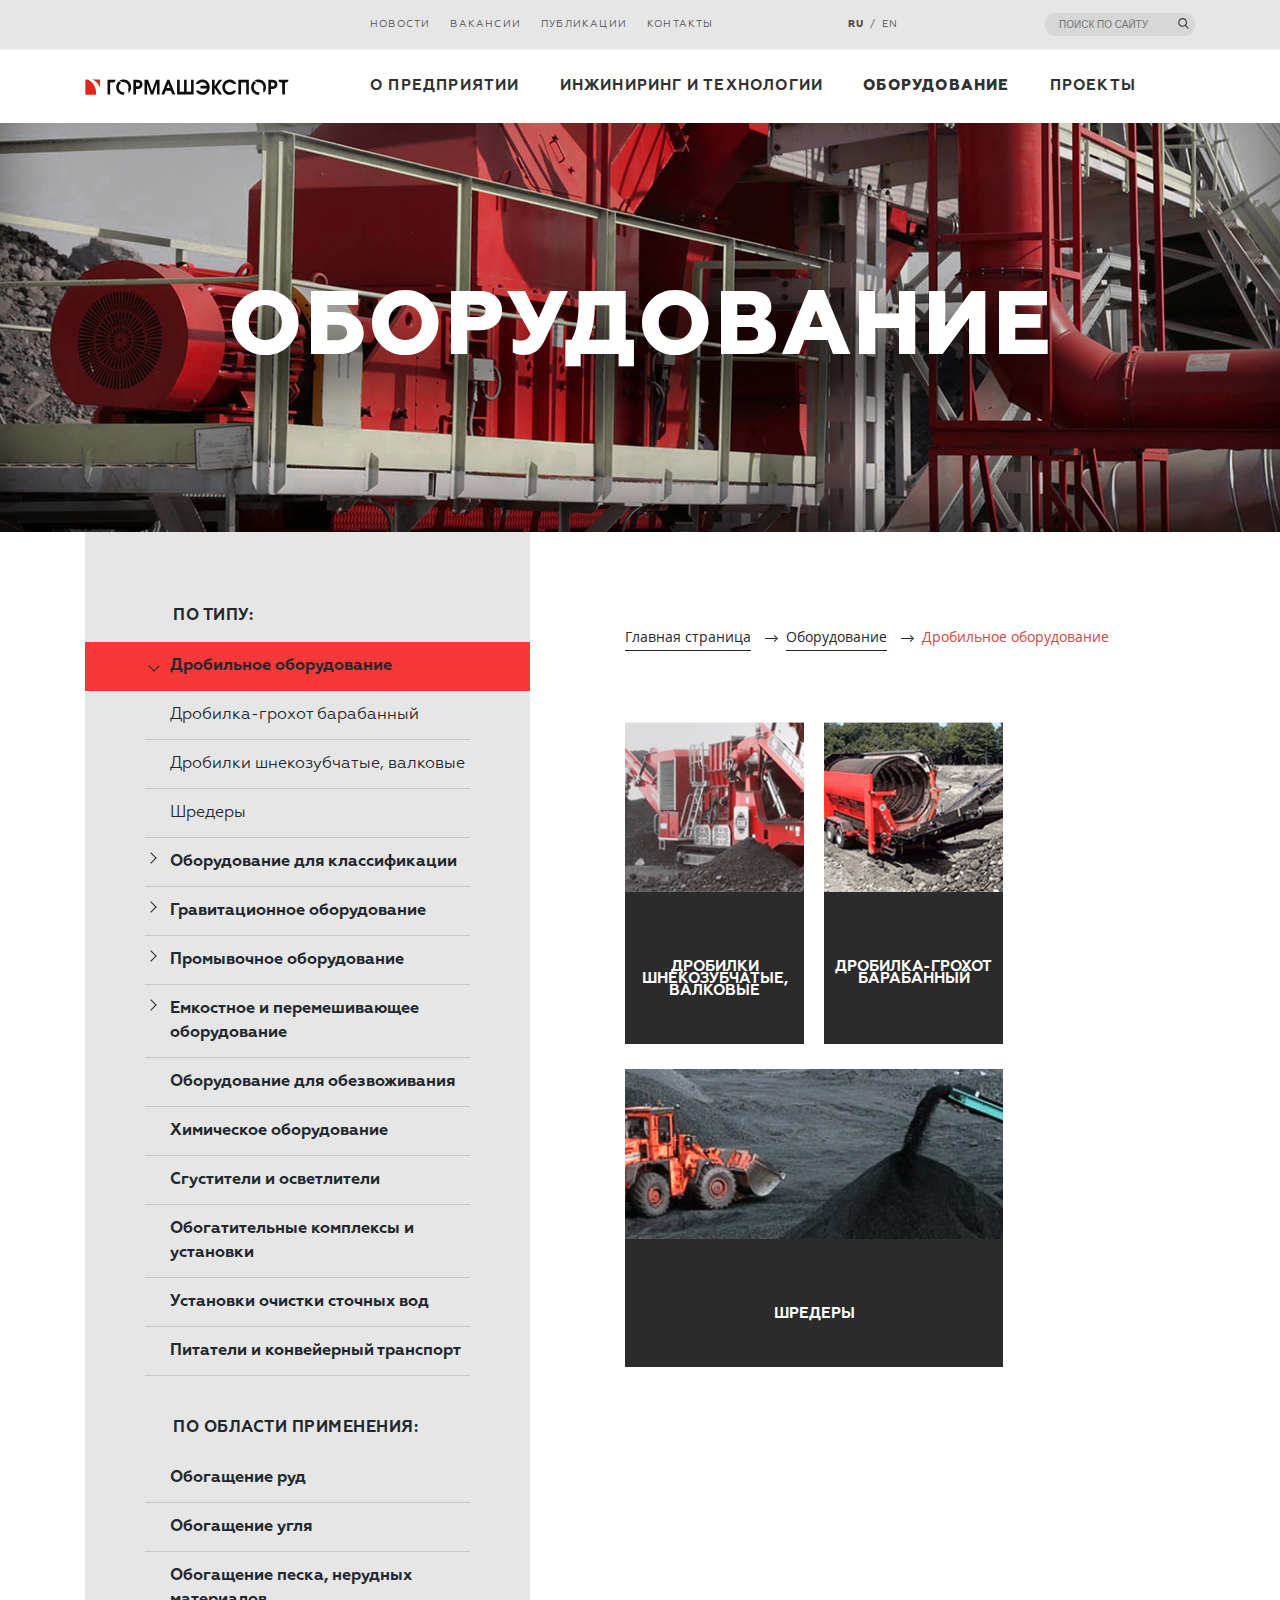
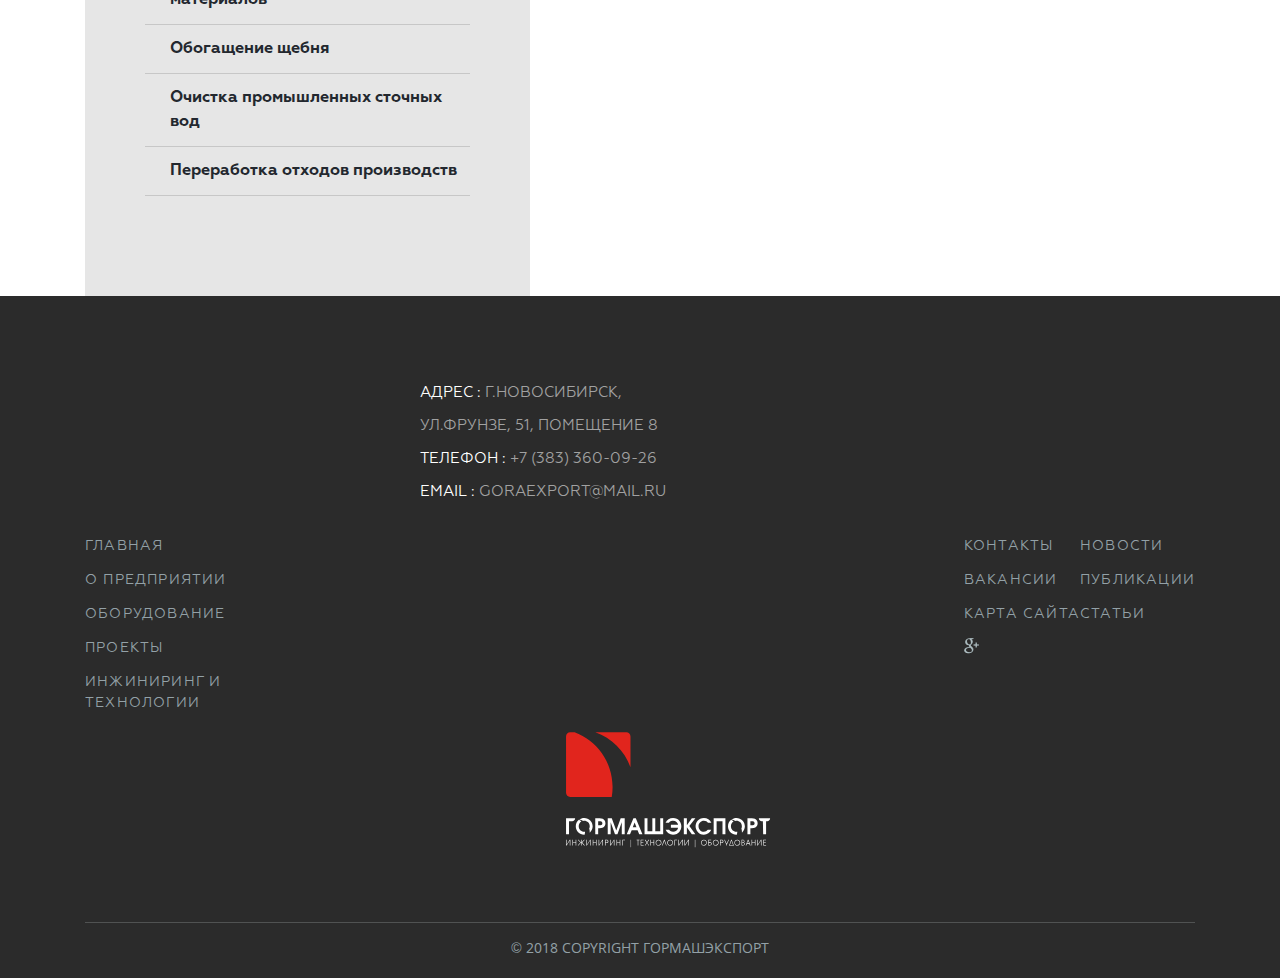
<file: equipment-2.html>
<!DOCTYPE html>
<html lang="ru">
<head>
  <meta charset="UTF-8">
  <meta name="viewport" content="width=device-width, initial-scale=1.0, maximum-scale=1.0, user-scalable=no">
  <meta name="theme-color" content="#ac1212">
  <title>Гормашэкспорт - Оборудование - Дробильное оборудование</title>
  <link rel="icon" type="image/ico" href="favicon.ico">
  <link href="css/style.css" rel="stylesheet">
</head>
<body class="page">
  <header class="header">
    <div class="header__wrapper">
      <div class="header__logo" href="index.html">
        <a href='index.html'>
            <picture>
            <img src="./img/logo.svg" width="151" height="12" alt="Гормашэкспорт">
          </picture>
        </a>
      </div>
      <div class="header__search  search">
        <form class="search__form">
          <input class="search__line" type="text" name="searchLine" id="searchID" placeholder="Поиск по сайту">
          <label class="search__label" for="searchID">
            Поиск
          </label>
        </form>
      </div>
      <nav class="header__menu  menu menu--closed  ">
        <button class="menu__toggle" type="button">Открыть меню</button>
        <div class="menu__wrapper">
          <ul class="menu__list">
            <li class="menu__item">
              <a href="about.html" >О предприятии</a>
            </li>
            <li class="menu__item">
              <a href="engineering.html">Инжиниринг и технологии</a>
            </li>
            <li class="menu__item">
              <a href="equipment-1.html" class="current">Оборудование</a>
            </li>
            <li class="menu__item">
              <a href="projects.html">Проекты</a>
            </li>
          </ul>
          <ul class="menu__list menu__list--additional">
            <li class="menu__item">
              <a href="news.html" >Новости</a>
            </li>
            <li class="menu__item">
              <a href="" >Вакансии</a>
            </li>
            <li class="menu__item">
              <a href="" >Публикации</a>
            </li>
            <li class="menu__item">
              <a href="contacts.html" >Контакты</a>
            </li>
            <li class="menu__item  menu__item--ruen">
              <a class="current" href="">ru</a><a href="">en</a>
            </li>
          </ul>
        </div>
      </nav>
    </div>
  </header>
  <main class="content">
    <div class="content__title-wrapper" style="background-image: url(./img/bg-equipment.jpg)">
      <h1 class="content__title" >Оборудование</h1>
    </div>
    <div class="content__wrapper">
      <nav class="equipments equipments--closed equipments--js">
        <button class="equipments__toggle" type="button">Каталог оборудования</button>
        <div class="equipments__wrapper">
          <div class="equipments__group">
            <h3 class="equipments__caption">
              По типу:
            </h3>
            <ul class="equipments__types">
              <li class="equipments__type  equipments__type--current">
                <input class="equipments__open-list" type="checkbox" name="equipment" id='equipmentID1' checked="checked">
                <label for='equipmentID1'></label>
                <a class="equipments__link" href='equipment-2.html'>Дробильное оборудование</a>
                <ul class="equipments__items">
                  <li class="equipments__item">
                    <a class="equipments__link" href='equipment-2.html'>Дробилка-грохот барабанный</a>
                  </li>
                  <li class="equipments__item">
                    <a class="equipments__link" href='equipment-2.html'>Дробилки шнекозубчатые, валковые</a>
                  </li>
                  <li class="equipments__item">
                    <a class="equipments__link" href=''>Шредеры</a>
                  </li>
                </ul>
              </li>
              <li class="equipments__type">
                <input class="equipments__open-list" type="checkbox" name="equipment" id='equipmentID2'>
                <label for='equipmentID2'></label>
                <a class="equipments__link" href="">Оборудование для классификации</a>
                <ul class="equipments__items">
                  <li class="equipments__item">
                    <a class="equipments__link" href=''>Дробилка-грохот барабанный</a>
                  </li>
                </ul>
              </li>
              <li class="equipments__type">
                <input class="equipments__open-list" type="checkbox" name="equipment" id='equipmentID3'>
                <label for='equipmentID3'></label>
                <a class="equipments__link" href="">Гравитационное оборудование</a>
                <ul class="equipments__items">
                  <li class="equipments__item">
                    <a class="equipments__link" href=''>Дробилка-грохот барабанный</a>
                  </li>
                </ul>
              </li>
              <li class="equipments__type">
                <input class="equipments__open-list" type="checkbox" name="equipment" id='equipmentID4'>
                <label for='equipmentID4'></label>
                <a class="equipments__link" href="">Промывочное оборудование</a>
                <ul class="equipments__items">
                  <li class="equipments__item">
                    <a class="equipments__link" href=''>Дробилка-грохот барабанный</a>
                  </li>
                </ul>
              </li>
              <li class="equipments__type">
                <input class="equipments__open-list" type="checkbox" name="equipment" id='equipmentID5'>
                <label for='equipmentID5'></label>
                <a class="equipments__link" href="">Емкостное и перемешивающее оборудование</a>
                <ul class="equipments__items">
                  <li class="equipments__item">
                    <a class="equipments__link" href=''>Дробилка-грохот барабанный</a>
                  </li>
                </ul>
              </li>
              <li class="equipments__type">
                <a class="equipments__link" href="">Оборудование для обезвоживания</a>
                <ul class="equipments__items">
                  <li class="equipments__item">
                    <a class="equipments__link" href=''>Дробилка-грохот барабанный</a>
                  </li>
                </ul>
              </li>
              <li class="equipments__type">
                <a class="equipments__link" href="">Химическое оборудование</a>
                <ul class="equipments__items">
                  <li class="equipments__item">
                    <a class="equipments__link" href=''>Дробилка-грохот барабанный</a>
                  </li>
                </ul>
              </li>
              <li class="equipments__type">
                <a class="equipments__link" href="">Сгустители и осветлители</a>
                <ul class="equipments__items">
                  <li class="equipments__item">
                    <a class="equipments__link" href=''>Дробилка-грохот барабанный</a>
                  </li>
                </ul>
              </li>
              <li class="equipments__type">
                <a class="equipments__link" href="">Обогатительные комплексы и установки</a>
                <ul class="equipments__items">
                  <li class="equipments__item">
                    <a class="equipments__link" href=''>Дробилка-грохот барабанный</a>
                  </li>
                </ul>
              </li>
              <li class="equipments__type">
                <a class="equipments__link" href="">Установки очистки сточных вод</a>
                <ul class="equipments__items">
                  <li class="equipments__item">
                    <a class="equipments__link" href=''>Дробилка-грохот барабанный</a>
                  </li>
                </ul>
              </li>
              <li class="equipments__type">
                <a class="equipments__link" href="">Питатели и конвейерный транспорт</a>
                <ul class="equipments__items">
                  <li class="equipments__item">
                    <a class="equipments__link" href=''>Дробилка-грохот барабанный</a>
                  </li>
                </ul>
              </li>
            </ul>
          </div>
          <div class="equipments__group">
            <h3 class="equipments__caption">
              По области применения:
            </h3>
            <ul class="equipments__types">
              <li class="equipments__type">
                <a class="equipments__link" href=''>Обогащение руд</a>
                <ul class="equipments__items">
                  <li class="equipments__item">
                    <a class="equipments__link" href=''>Дробилка-грохот барабанный</a>
                  </li>
                  <li class="equipments__item">
                    <a class="equipments__link" href=''>Дробилки шнекозубчатые, валковые</a>
                  </li>
                </ul>
              </li>
              <li class="equipments__type">
                <a class="equipments__link" href="">Обогащение угля</a>
                <ul class="equipments__items">
                  <li class="equipments__item">
                    <a class="equipments__link" href=''>Дробилка-грохот барабанный</a>
                  </li>
                </ul>
              </li>
              <li class="equipments__type">
                <a class="equipments__link" href="">Обогащение песка, нерудных материалов</a>
                <ul class="equipments__items">
                  <li class="equipments__item">
                    <a class="equipments__link" href=''>Дробилка-грохот барабанный</a>
                  </li>
                </ul>
              </li>
              <li class="equipments__type">
                <a class="equipments__link" href="">Обогащение щебня</a>
                <ul class="equipments__items">
                  <li class="equipments__item">
                    <a class="equipments__link" href=''>Дробилка-грохот барабанный</a>
                  </li>
                </ul>
              </li>
              <li class="equipments__type">
                <a class="equipments__link" href="">Очистка промышленных сточных вод</a>
                <ul class="equipments__items">
                  <li class="equipments__item">
                    <a class="equipments__link" href=''>Дробилка-грохот барабанный</a>
                  </li>
                </ul>
              </li>
              <li class="equipments__type">
                <a class="equipments__link" href="">Переработка отходов производств</a>
                <ul class="equipments__items">
                  <li class="equipments__item">
                    <a class="equipments__link" href=''>Спиральный классификатор</a>
                  </li>
                  <li class="equipments__item">
                    <a class="equipments__link" href=''>Тонкослойный отстойник</a>
                  </li>
                  <li class="equipments__item">
                    <a class="equipments__link" href=''>Скруббер, скруббер-бутара</a>
                  </li>
                  <li class="equipments__item">
                    <a class="equipments__link" href=''>Модульные установки очистки сточных вод</a>
                  </li>
                  <li class="equipments__item">
                    <a class="equipments__link" href=''>Ленточные конвейеры</a>
                  </li>
                  <li class="equipments__item">
                    <a class="equipments__link" href=''>Промывочные комплексы</a>
                  </li>
                  <li class="equipments__item">
                    <a class="equipments__link" href=''>Ленточный фильтр</a>
                  </li>
                  <li class="equipments__item">
                    <a class="equipments__link" href=''>Химическое оборудование</a>
                  </li>
                  <li class="equipments__item">
                    <a class="equipments__link" href=''>Емкостное и перемешивающее оборудование</a>
                  </li>
                  <li class="equipments__item">
                    <a class="equipments__link" href=''>Дуговой грохот</a>
                  </li>
                  <li class="equipments__item">
                    <a class="equipments__link" href=''>Корытная мойка</a>
                  </li>
                  <li class="equipments__item">
                    <a class="equipments__link" href=''>Высокопроизводительный пастовый сгуститель</a>
                  </li>
                  <li class="equipments__item">
                    <a class="equipments__link" href=''>Модульные обогатительные установки</a>
                  </li>
                  <li class="equipments__item">
                    <a class="equipments__link" href=''>Сабельная мойка</a>
                  </li>
                  <li class="equipments__item">
                    <a class="equipments__link" href=''>Модернизация радиальных сгустителей</a>
                  </li>
                  <li class="equipments__item">
                    <a class="equipments__link" href=''>Модернизация обогатительных фабрик</a>
                  </li>
                  <li class="equipments__item">
                    <a class="equipments__link" href=''>Тонкослойный модуль</a>
                  </li>
                  <li class="equipments__item">
                    <a class="equipments__link" href=''>Шредеры</a>
                  </li>
                </ul>
              </li>
            </ul>
          </div>
        </div>
      </nav>
      <article class="article  article--aside">

        <nav class="breadcrumbs">
          <a href="index.html">Главная страница</a>
          <a href="equipment-1.html">Оборудование</a>
          <a >Дробильное оборудование</a>
        </nav>
        <div class="article__wrapper">
          <div class="gallery  gallery--equipments">
            <div class="gallery__list">
              <section class="gallery__item">
                <div class="gallery__img-wrap">
                  <img src="./img/eqiup-1.jpg" class="gallery__img">
                </div>
                <h3 class="gallery__caption">
                  Дробилки шнекозубчатые, валковые
                </h3>
              </section>
              <section class="gallery__item">
                <div class="gallery__img-wrap">
                  <img src="./img/eqiup-2.jpg" class="gallery__img" >
                </div>
                <h3 class="gallery__caption">
                  Дробилка-грохот барабанный
                </h3>
              </section>
              <section class="gallery__item">
                <div class="gallery__img-wrap">
                  <img src="./img/eqiup-3.jpg" class="gallery__img" width="257" height="270">
                </div>
                <h3 class="gallery__caption">
                  Шредеры
                </h3>
              </section>
            </div>
          </div>
        </div>

      </article>
    </div>

  </main>
  <footer class="footer">
    <div class="footer__wrapper">
      <section class="footer__address">
        <p><span class="footer__address-label">Адрес&nbsp;:&nbsp;</span>г.Новосибирск,<br> ул.Фрунзе, 51, помещение 8</p>
        <p><span class="footer__address-label">Телефон&nbsp;:&nbsp;</span>+7 (383) 360-09-26</p>
        <p><span class="footer__address-label">Email&nbsp;:&nbsp;</span>goraexport@mail.ru</p>
      </section>

      <nav class="footer__menu  menu  menu--footer">
        <ul class="menu__list">
          <li class="menu__item">
            <a href="index.html">Главная</a>
          </li>
          <li class="menu__item">
            <a href="about.html">О предприятии</a>
          </li>
          <li class="menu__item">
            <a href="equipment-1.html">Оборудование</a>
          </li>
          <li class="menu__item">
            <a href="projects.html">Проекты</a>
          </li>
          <li class="menu__item">
            <a href="engineering.html">Инжиниринг и технологии</a>
          </li>
        </ul>
        <ul class="menu__list">
          <li class="menu__item">
            <a href="news.html">Новости</a>
          </li>
          <li class="menu__item">
            <a href="">Публикации</a>
          </li>
          <li class="menu__item">
            <a href="">Статьи</a>
          </li>
        </ul>
        <ul class="menu__list">
          <li class="menu__item">
            <a href="contacts.html">Контакты</a>
          </li>
          <li class="menu__item">
            <a href="">Вакансии</a>
          </li>
          <li class="menu__item">
            <a href="">Карта сайта</a>
          </li>
          <li class="menu__item  menu__item--google">
            <a href="">g+</a>
          </li>
        </ul>
      </nav>
      <div class="footer__logo">
        <picture class="header__logo-img">
          <source media="(min-width: 768px)" srcset="./img/logo-big.svg" width='213'>
          <img src="./img/logo-wt.svg" width="230" height="16" alt="Гормашэкспорт">
        </picture>
      </div>
      <div class="footer__copyright">
    © 2018 COPYRIGHT Гормашэкспорт
      </div>
    </div>
  </footer>

  <script type="text/javascript" src="./js/scripts.js"></script>
  <script type="text/javascript" src="./js/picturefill.js" async></script>
</body>
</file>
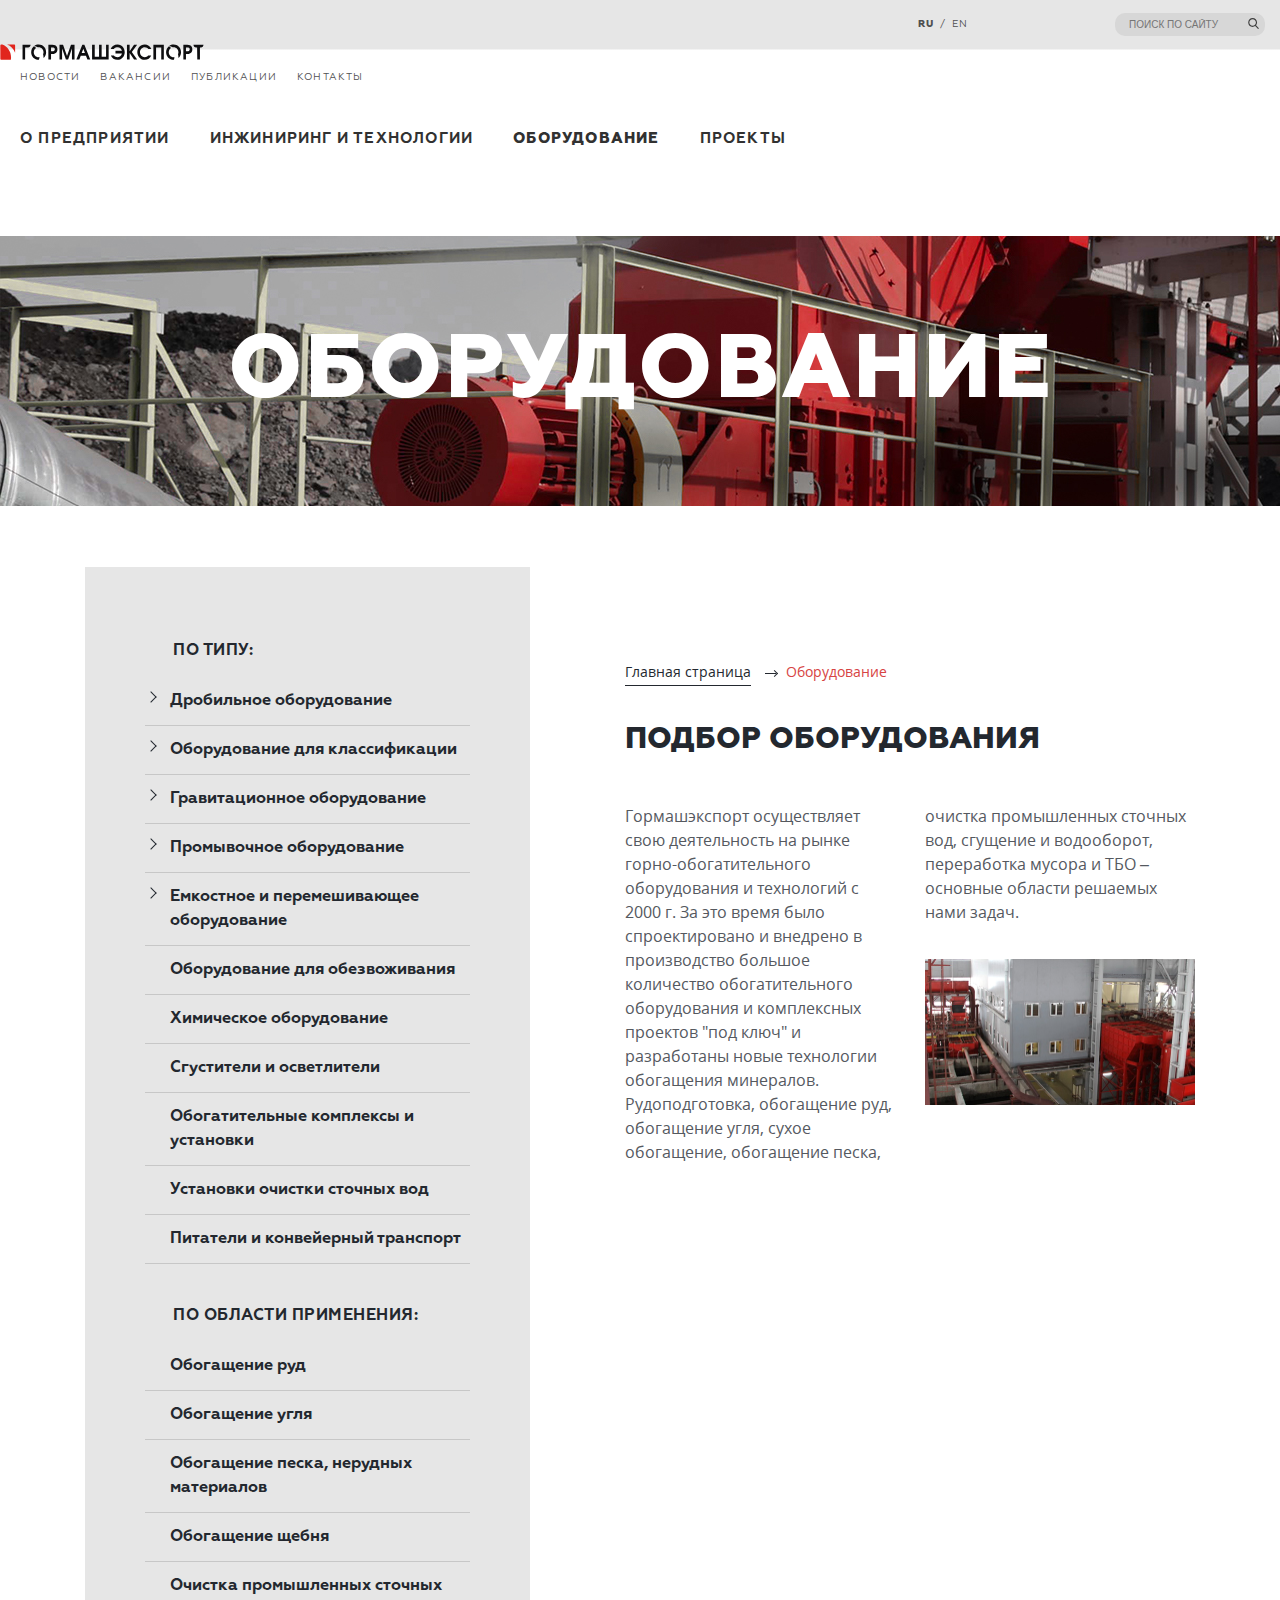
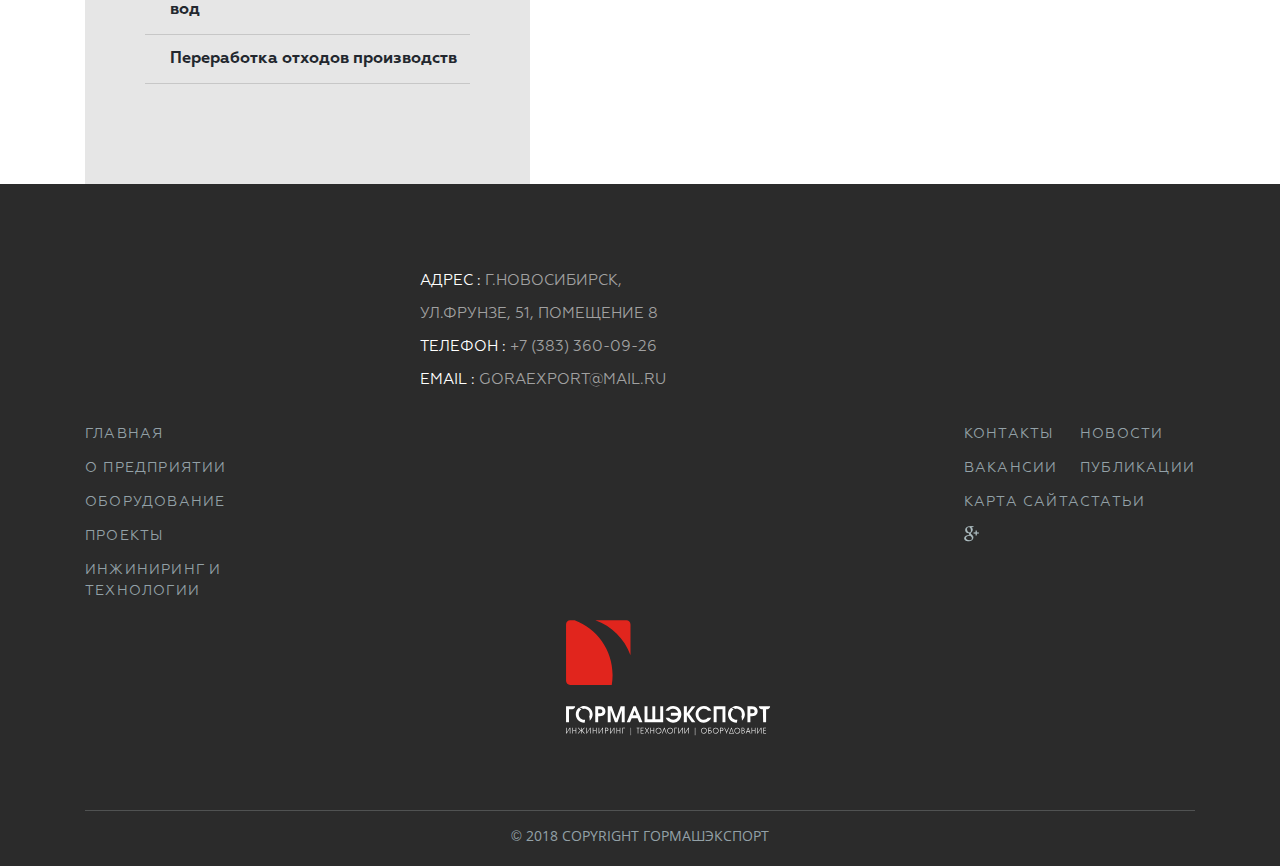
<file: equipment-3.html>
<!DOCTYPE html>
<html lang="ru">
<head>
  <meta charset="UTF-8">
  <meta name="viewport" content="width=device-width, initial-scale=1.0, maximum-scale=1.0, user-scalable=no">
  <meta name="theme-color" content="#ac1212">
  <title>Гормашэкспорт - Оборудование</title>
  <link rel="icon" type="image/ico" href="favicon.ico">
  <link href="css/style.css" rel="stylesheet">
</head>
<body class="page">
  <header class="header">
    <div class="header__logo" href="index.html">
      <a href='index.html'>
          <picture>
          <img src="./img/logo.svg" width="151" height="12" alt="Гормашэкспорт">
        </picture>
      </a>
    </div>
    <div class="header__search  search">
      <form class="search__form">
        <input class="search__line" type="text" name="searchLine" id="searchID" placeholder="Поиск по сайту">
        <label class="search__label" for="searchID">
          Поиск
        </label>
      </form>
    </div>
    <nav class="header__menu  menu menu--closed  ">
      <button class="menu__toggle" type="button">Открыть меню</button>
      <div class="menu__wrapper">
        <ul class="menu__list">
          <li class="menu__item">
            <a href="about.html" >О предприятии</a>
          </li>
          <li class="menu__item">
            <a href="engineering.html">Инжиниринг и технологии</a>
          </li>
          <li class="menu__item">
            <a href="equipment-1.html" class="current">Оборудование</a>
          </li>
          <li class="menu__item">
            <a href="projects.html">Проекты</a>
          </li>
        </ul>
        <ul class="menu__list menu__list--additional">
          <li class="menu__item">
            <a href="news.html" >Новости</a>
          </li>
          <li class="menu__item">
            <a href="" >Вакансии</a>
          </li>
          <li class="menu__item">
            <a href="" >Публикации</a>
          </li>
          <li class="menu__item">
            <a href="contacts.html" >Контакты</a>
          </li>
          <li class="menu__item  menu__item--ruen">
            <a class="current" href="">ru</a><a href="">en</a>
          </li>
        </ul>
      </div>
    </nav>
  </header>
  <main class="content">
    <h1 class="content__title" style="background-image: url(./img/bg-equipment.jpg)">Оборудование</h1>
    <div class="content__wrapper">
      <nav class="equipments  equipments--closed  equipments--nojs  equipments--var2">
        <button class="equipments__toggle" type="button">Посмотреть каталог</button>
        <div class="equipments__wrapper">
          <div class="equipments__group">
          <h3 class="equipments__caption">
            По типу:
          </h3>
          <ul class="equipments__types">
            <li class="equipments__type">
              <input class="equipments__open-list" type="checkbox" name="equipment" id='equipmentID1'>
              <label for='equipmentID1'></label>
              <a class="equipments__link" href='equipment-2.html'>Дробильное оборудование</a>
              <ul class="equipments__items">
                <li class="equipments__item">
                  <a class="equipments__link" href=''>Дробилка-грохот барабанный</a>
                </li>
                <li class="equipments__item">
                  <a class="equipments__link" href=''>Дробилки шнекозубчатые, валковые</a>
                </li>
                <li class="equipments__item">
                  <a class="equipments__link" href=''>Шредеры</a>
                </li>
              </ul>
            </li>
            <li class="equipments__type">
              <input class="equipments__open-list" type="checkbox" name="equipment" id='equipmentID2'>
              <label for='equipmentID2'></label>
              <a class="equipments__link" href="">Оборудование для классификации</a>
              <ul class="equipments__items">
                <li class="equipments__item">
                  <a class="equipments__link" href=''>Дробилка-грохот барабанный</a>
                </li>
              </ul>
            </li>
            <li class="equipments__type">
              <input class="equipments__open-list" type="checkbox" name="equipment" id='equipmentID3'>
              <label for='equipmentID3'></label>
              <a class="equipments__link" href="">Гравитационное оборудование</a>
              <ul class="equipments__items">
                <li class="equipments__item">
                  <a class="equipments__link" href=''>Дробилка-грохот барабанный</a>
                </li>
              </ul>
            </li>
            <li class="equipments__type">
              <input class="equipments__open-list" type="checkbox" name="equipment" id='equipmentID4'>
              <label for='equipmentID4'></label>
              <a class="equipments__link" href="">Промывочное оборудование</a>
              <ul class="equipments__items">
                <li class="equipments__item">
                  <a class="equipments__link" href=''>Дробилка-грохот барабанный</a>
                </li>
              </ul>
            </li>
            <li class="equipments__type">
              <input class="equipments__open-list" type="checkbox" name="equipment" id='equipmentID5'>
              <label for='equipmentID5'></label>
              <a class="equipments__link" href="">Емкостное и перемешивающее оборудование</a>
              <ul class="equipments__items">
                <li class="equipments__item">
                  <a class="equipments__link" href=''>Дробилка-грохот барабанный</a>
                </li>
              </ul>
            </li>
            <li class="equipments__type">
              <a class="equipments__link" href="">Оборудование для обезвоживания</a>
              <ul class="equipments__items">
                <li class="equipments__item">
                  <a class="equipments__link" href=''>Дробилка-грохот барабанный</a>
                </li>
              </ul>
            </li>
            <li class="equipments__type">
              <a class="equipments__link" href="">Химическое оборудование</a>
              <ul class="equipments__items">
                <li class="equipments__item">
                  <a class="equipments__link" href=''>Дробилка-грохот барабанный</a>
                </li>
              </ul>
            </li>
            <li class="equipments__type">
              <a class="equipments__link" href="">Сгустители и осветлители</a>
              <ul class="equipments__items">
                <li class="equipments__item">
                  <a class="equipments__link" href=''>Дробилка-грохот барабанный</a>
                </li>
              </ul>
            </li>
            <li class="equipments__type">
              <a class="equipments__link" href="">Обогатительные комплексы и установки</a>
              <ul class="equipments__items">
                <li class="equipments__item">
                  <a class="equipments__link" href=''>Дробилка-грохот барабанный</a>
                </li>
              </ul>
            </li>
            <li class="equipments__type">
              <a class="equipments__link" href="">Установки очистки сточных вод</a>
              <ul class="equipments__items">
                <li class="equipments__item">
                  <a class="equipments__link" href=''>Дробилка-грохот барабанный</a>
                </li>
              </ul>
            </li>
            <li class="equipments__type">
              <a class="equipments__link" href="">Питатели и конвейерный транспорт</a>
              <ul class="equipments__items">
                <li class="equipments__item">
                  <a class="equipments__link" href=''>Дробилка-грохот барабанный</a>
                </li>
              </ul>
            </li>
          </ul>
        </div>
        <div class="equipments__group">
          <h3 class="equipments__caption">
            По области применения:
          </h3>
          <ul class="equipments__types">
            <li class="equipments__type">
              <a class="equipments__link" href=''>Обогащение руд</a>
              <ul class="equipments__items">
                <li class="equipments__item">
                  <a class="equipments__link" href=''>Дробилка-грохот барабанный</a>
                </li>
                <li class="equipments__item">
                  <a class="equipments__link" href=''>Дробилки шнекозубчатые, валковые</a>
                </li>
              </ul>
            </li>
            <li class="equipments__type">
              <a class="equipments__link" href="">Обогащение угля</a>
              <ul class="equipments__items">
                <li class="equipments__item">
                  <a class="equipments__link" href=''>Дробилка-грохот барабанный</a>
                </li>
              </ul>
            </li>
            <li class="equipments__type">
              <a class="equipments__link" href="">Обогащение песка, нерудных материалов</a>
              <ul class="equipments__items">
                <li class="equipments__item">
                  <a class="equipments__link" href=''>Дробилка-грохот барабанный</a>
                </li>
              </ul>
            </li>
            <li class="equipments__type">
              <a class="equipments__link" href="">Обогащение щебня</a>
              <ul class="equipments__items">
                <li class="equipments__item">
                  <a class="equipments__link" href=''>Дробилка-грохот барабанный</a>
                </li>
              </ul>
            </li>
            <li class="equipments__type">
              <a class="equipments__link" href="">Очистка промышленных сточных вод</a>
              <ul class="equipments__items">
                <li class="equipments__item">
                  <a class="equipments__link" href=''>Дробилка-грохот барабанный</a>
                </li>
              </ul>
            </li>
            <li class="equipments__type">
              <a class="equipments__link" href="">Переработка отходов производств</a>
              <ul class="equipments__items">
                <li class="equipments__item">
                  <a class="equipments__link" href=''>Спиральный классификатор</a>
                </li>
                <li class="equipments__item">
                  <a class="equipments__link" href=''>Тонкослойный отстойник</a>
                </li>
                <li class="equipments__item">
                  <a class="equipments__link" href=''>Скруббер, скруббер-бутара</a>
                </li>
                <li class="equipments__item">
                  <a class="equipments__link" href=''>Модульные установки очистки сточных вод</a>
                </li>
                <li class="equipments__item">
                  <a class="equipments__link" href=''>Ленточные конвейеры</a>
                </li>
                <li class="equipments__item">
                  <a class="equipments__link" href=''>Промывочные комплексы</a>
                </li>
                <li class="equipments__item">
                  <a class="equipments__link" href=''>Ленточный фильтр</a>
                </li>
                <li class="equipments__item">
                  <a class="equipments__link" href=''>Химическое оборудование</a>
                </li>
                <li class="equipments__item">
                  <a class="equipments__link" href=''>Емкостное и перемешивающее оборудование</a>
                </li>
                <li class="equipments__item">
                  <a class="equipments__link" href=''>Дуговой грохот</a>
                </li>
                <li class="equipments__item">
                  <a class="equipments__link" href=''>Корытная мойка</a>
                </li>
                <li class="equipments__item">
                  <a class="equipments__link" href=''>Высокопроизводительный пастовый сгуститель</a>
                </li>
                <li class="equipments__item">
                  <a class="equipments__link" href=''>Модульные обогатительные установки</a>
                </li>
                <li class="equipments__item">
                  <a class="equipments__link" href=''>Сабельная мойка</a>
                </li>
                <li class="equipments__item">
                  <a class="equipments__link" href=''>Модернизация радиальных сгустителей</a>
                </li>
                <li class="equipments__item">
                  <a class="equipments__link" href=''>Модернизация обогатительных фабрик</a>
                </li>
                <li class="equipments__item">
                  <a class="equipments__link" href=''>Тонкослойный модуль</a>
                </li>
                <li class="equipments__item">
                  <a class="equipments__link" href=''>Шредеры</a>
                </li>
              </ul>
            </li>
          </ul>
        </div>
        </div>
      </nav>
      <article class="article">
        <nav class="breadcrumbs">
          <a href="index.html">Главная страница</a>
          <a >Оборудование</a>
        </nav>
        <h2 class="article__title">
          Подбор оборудования
        </h2>
        <div class="article__wrapper">
          <p>Гормашэкспорт осуществляет свою деятельность на рынке горно-обогатительного оборудования и технологий с 2000 г. За это время было спроектировано и внедрено в производство большое количество обогатительного оборудования и комплексных проектов "под ключ" и разработаны новые технологии обогащения минералов. Рудоподготовка, обогащение руд, обогащение угля, сухое обогащение, обогащение песка, очистка промышленных сточных вод, сгущение и водооборот, переработка мусора и ТБО –основные области решаемых нами задач.
          </p>
          <img src='./img/about-1.jpg' alt=''>
        </div>
      </article>
    </div>

  </main>
  <footer class="footer">
    <div class="footer__wrapper">
      <section class="footer__address">
        <p><span class="footer__address-label">Адрес&nbsp;:&nbsp;</span>г.Новосибирск,<br> ул.Фрунзе, 51, помещение 8</p>
        <p><span class="footer__address-label">Телефон&nbsp;:&nbsp;</span>+7 (383) 360-09-26</p>
        <p><span class="footer__address-label">Email&nbsp;:&nbsp;</span>goraexport@mail.ru</p>
      </section>
      <nav class="footer__menu  menu  menu--footer">
        <ul class="menu__list">
          <li class="menu__item">
            <a href="index.html">Главная</a>
          </li>
          <li class="menu__item">
            <a href="about.html">О предприятии</a>
          </li>
          <li class="menu__item">
            <a href="equipment-1.html">Оборудование</a>
          </li>
          <li class="menu__item">
            <a href="projects.html">Проекты</a>
          </li>
          <li class="menu__item">
            <a href="engineering.html">Инжиниринг и технологии</a>
          </li>
        </ul>
        <ul class="menu__list">
          <li class="menu__item">
            <a href="news.html">Новости</a>
          </li>
          <li class="menu__item">
            <a href="">Публикации</a>
          </li>
          <li class="menu__item">
            <a href="">Статьи</a>
          </li>
        </ul>
        <ul class="menu__list">
          <li class="menu__item">
            <a href="contacts.html">Контакты</a>
          </li>
          <li class="menu__item">
            <a href="">Вакансии</a>
          </li>
          <li class="menu__item">
            <a href="">Карта сайта</a>
          </li>
          <li class="menu__item  menu__item--google">
            <a href="">g+</a>
          </li>

        </ul>
      </nav>
      <div class="footer__logo">
        <picture class="header__logo-img">
          <source media="(min-width: 768px)" srcset="./img/logo-big.svg" width='213'>
          <img src="./img/logo-wt.svg" width="230" height="16" alt="Гормашэкспорт">
        </picture>
      </div>
      <div class="footer__copyright">
    © 2018 COPYRIGHT Гормашэкспорт
      </div>
    </div>
  </footer>

  <script type="text/javascript" src="./js/scripts.js"></script>
  <script type="text/javascript" src="./js/picturefill.js" async></script>
</body>
</file>
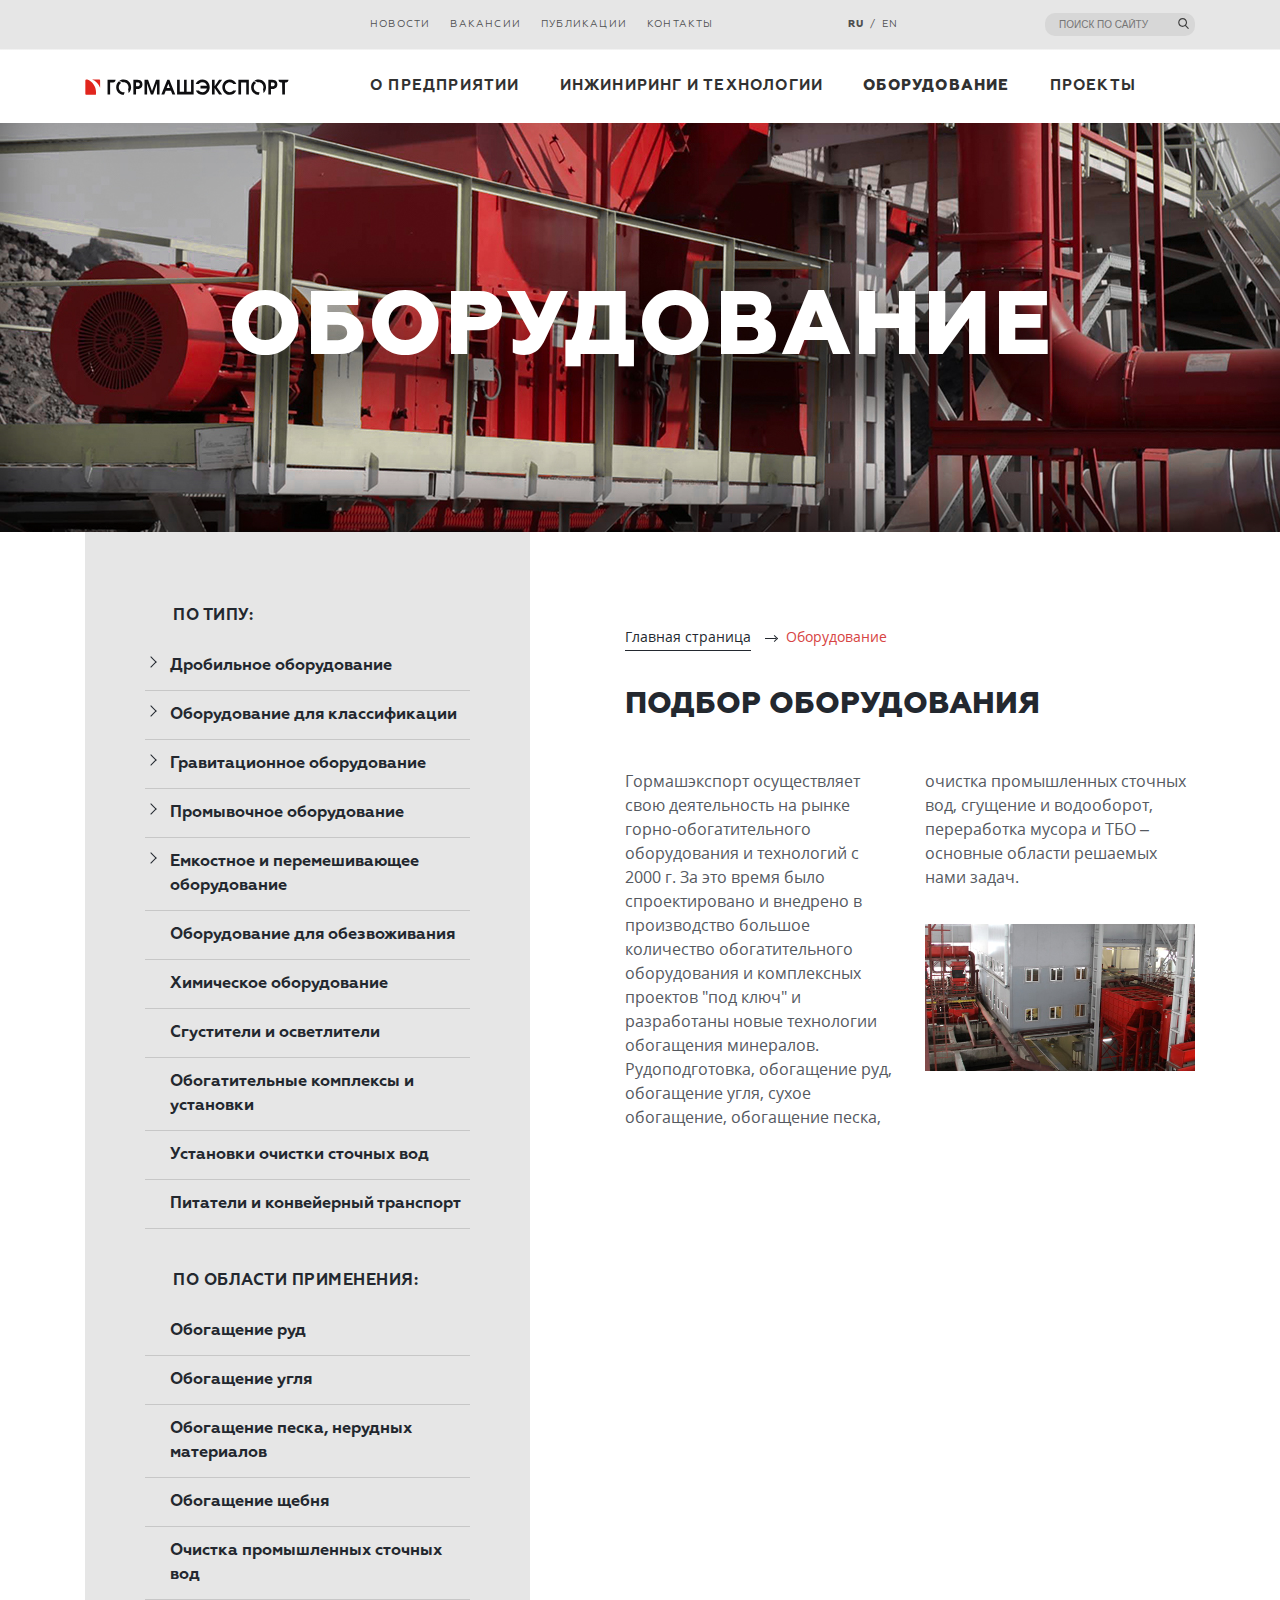
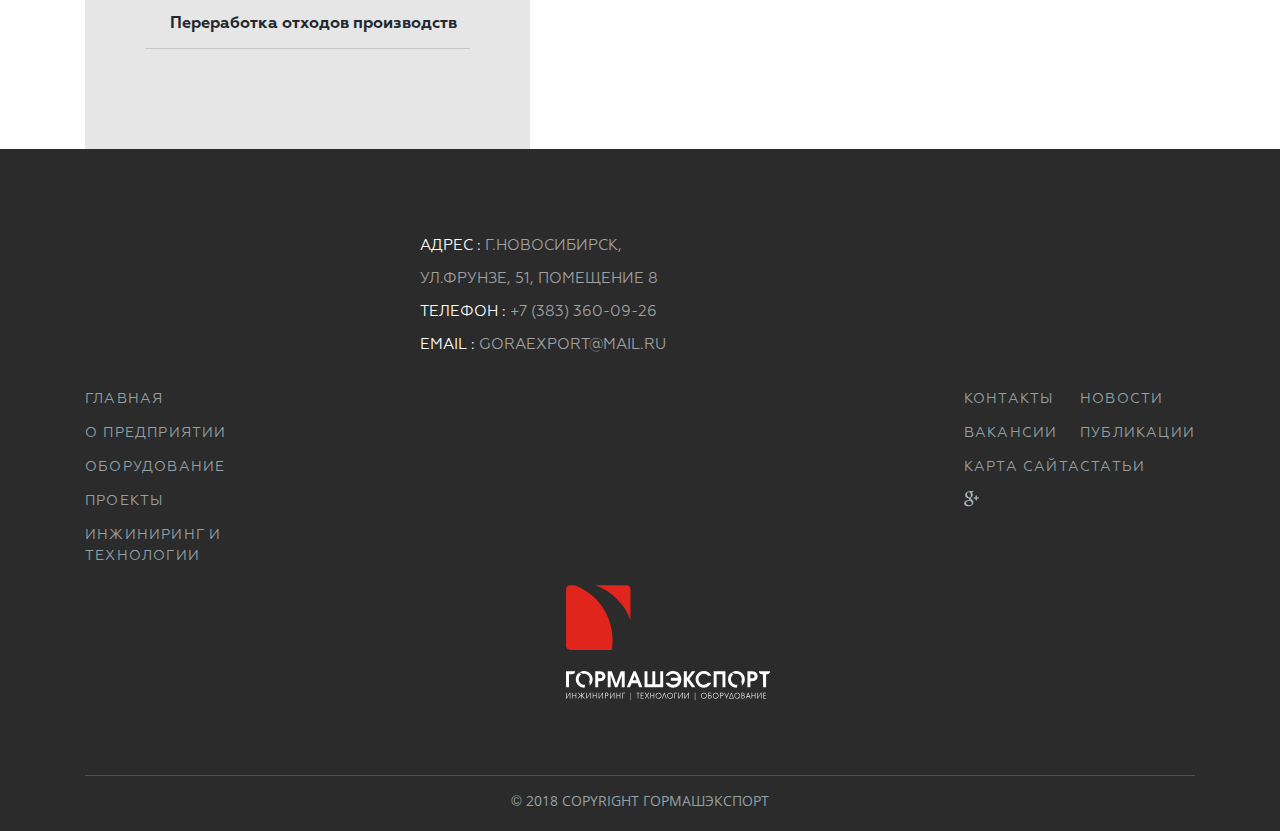
<file: equipment-4.html>
<!DOCTYPE html>
<html lang="ru">
<head>
  <meta charset="UTF-8">
  <meta name="viewport" content="width=device-width, initial-scale=1.0, maximum-scale=1.0, user-scalable=no">
  <meta name="theme-color" content="#ac1212">
  <title>Гормашэкспорт - Оборудование</title>
  <link rel="icon" type="image/ico" href="favicon.ico">
  <link href="css/style.css" rel="stylesheet">
</head>
<body class="page">
  <header class="header">
    <div class="header__wrapper">
      <div class="header__logo" href="index.html">
        <a href='index.html'>
            <picture>
            <img src="./img/logo.svg" width="151" height="12" alt="Гормашэкспорт">
          </picture>
        </a>
      </div>
      <div class="header__search  search">
        <form class="search__form">
          <input class="search__line" type="text" name="searchLine" id="searchID" placeholder="Поиск по сайту">
          <label class="search__label" for="searchID">
            Поиск
          </label>
        </form>
      </div>
      <nav class="header__menu  menu menu--closed  ">
        <button class="menu__toggle" type="button">Открыть меню</button>
        <div class="menu__wrapper">
          <ul class="menu__list">
            <li class="menu__item">
              <a href="about.html" >О предприятии</a>
            </li>
            <li class="menu__item">
              <a href="engineering.html">Инжиниринг и технологии</a>
            </li>
            <li class="menu__item">
              <a href="equipment-1.html" class="current">Оборудование</a>
            </li>
            <li class="menu__item">
              <a href="projects.html">Проекты</a>
            </li>
          </ul>
          <ul class="menu__list menu__list--additional">
            <li class="menu__item">
              <a href="news.html" >Новости</a>
            </li>
            <li class="menu__item">
              <a href="" >Вакансии</a>
            </li>
            <li class="menu__item">
              <a href="" >Публикации</a>
            </li>
            <li class="menu__item">
              <a href="contacts.html" >Контакты</a>
            </li>
            <li class="menu__item  menu__item--ruen">
              <a class="current" href="">ru</a><a href="">en</a>
            </li>
          </ul>
        </div>
      </nav>
    </div>
  </header>
  <main class="content">
    <div class="content__title-wrapper" style="background-image: url(./img/bg-equipment.jpg)">
      <h1 class="content__title" >Оборудование</h1>
    </div>
    <div class="content__wrapper">
      <nav class="equipments  equipments--closed  equipments--nojs">
        <button class="equipments__toggle" type="button">Посмотреть каталог</button>
        <div class="equipments__wrapper">
          <div class="equipments__group">
          <h3 class="equipments__caption">
            По типу:
          </h3>
          <ul class="equipments__types">
            <li class="equipments__type">
              <input class="equipments__open-list" type="checkbox" name="equipment" id='equipmentID1'>
              <label for='equipmentID1'></label>
              <a class="equipments__link" href='equipment-2.html'>Дробильное оборудование</a>
              <ul class="equipments__items">
                <li class="equipments__item">
                  <a class="equipments__link" href=''>Дробилка-грохот барабанный</a>
                </li>
                <li class="equipments__item">
                  <a class="equipments__link" href=''>Дробилки шнекозубчатые, валковые</a>
                </li>
                <li class="equipments__item">
                  <a class="equipments__link" href=''>Шредеры</a>
                </li>
              </ul>
            </li>
            <li class="equipments__type">
              <input class="equipments__open-list" type="checkbox" name="equipment" id='equipmentID2'>
              <label for='equipmentID2'></label>
              <a class="equipments__link" href="">Оборудование для классификации</a>
              <ul class="equipments__items">
                <li class="equipments__item">
                  <a class="equipments__link" href=''>Дробилка-грохот барабанный</a>
                </li>
              </ul>
            </li>
            <li class="equipments__type">
              <input class="equipments__open-list" type="checkbox" name="equipment" id='equipmentID3'>
              <label for='equipmentID3'></label>
              <a class="equipments__link" href="">Гравитационное оборудование</a>
              <ul class="equipments__items">
                <li class="equipments__item">
                  <a class="equipments__link" href=''>Дробилка-грохот барабанный</a>
                </li>
              </ul>
            </li>
            <li class="equipments__type">
              <input class="equipments__open-list" type="checkbox" name="equipment" id='equipmentID4'>
              <label for='equipmentID4'></label>
              <a class="equipments__link" href="">Промывочное оборудование</a>
              <ul class="equipments__items">
                <li class="equipments__item">
                  <a class="equipments__link" href=''>Дробилка-грохот барабанный</a>
                </li>
              </ul>
            </li>
            <li class="equipments__type">
              <input class="equipments__open-list" type="checkbox" name="equipment" id='equipmentID5'>
              <label for='equipmentID5'></label>
              <a class="equipments__link" href="">Емкостное и перемешивающее оборудование</a>
              <ul class="equipments__items">
                <li class="equipments__item">
                  <a class="equipments__link" href=''>Дробилка-грохот барабанный</a>
                </li>
              </ul>
            </li>
            <li class="equipments__type">
              <a class="equipments__link" href="">Оборудование для обезвоживания</a>
              <ul class="equipments__items">
                <li class="equipments__item">
                  <a class="equipments__link" href=''>Дробилка-грохот барабанный</a>
                </li>
              </ul>
            </li>
            <li class="equipments__type">
              <a class="equipments__link" href="">Химическое оборудование</a>
              <ul class="equipments__items">
                <li class="equipments__item">
                  <a class="equipments__link" href=''>Дробилка-грохот барабанный</a>
                </li>
              </ul>
            </li>
            <li class="equipments__type">
              <a class="equipments__link" href="">Сгустители и осветлители</a>
              <ul class="equipments__items">
                <li class="equipments__item">
                  <a class="equipments__link" href=''>Дробилка-грохот барабанный</a>
                </li>
              </ul>
            </li>
            <li class="equipments__type">
              <a class="equipments__link" href="">Обогатительные комплексы и установки</a>
              <ul class="equipments__items">
                <li class="equipments__item">
                  <a class="equipments__link" href=''>Дробилка-грохот барабанный</a>
                </li>
              </ul>
            </li>
            <li class="equipments__type">
              <a class="equipments__link" href="">Установки очистки сточных вод</a>
              <ul class="equipments__items">
                <li class="equipments__item">
                  <a class="equipments__link" href=''>Дробилка-грохот барабанный</a>
                </li>
              </ul>
            </li>
            <li class="equipments__type">
              <a class="equipments__link" href="">Питатели и конвейерный транспорт</a>
              <ul class="equipments__items">
                <li class="equipments__item">
                  <a class="equipments__link" href=''>Дробилка-грохот барабанный</a>
                </li>
              </ul>
            </li>
          </ul>
        </div>
        <div class="equipments__group">
          <h3 class="equipments__caption">
            По области применения:
          </h3>
          <ul class="equipments__types">
            <li class="equipments__type">
              <a class="equipments__link" href=''>Обогащение руд</a>
              <ul class="equipments__items">
                <li class="equipments__item">
                  <a class="equipments__link" href=''>Дробилка-грохот барабанный</a>
                </li>
                <li class="equipments__item">
                  <a class="equipments__link" href=''>Дробилки шнекозубчатые, валковые</a>
                </li>
              </ul>
            </li>
            <li class="equipments__type">
              <a class="equipments__link" href="">Обогащение угля</a>
              <ul class="equipments__items">
                <li class="equipments__item">
                  <a class="equipments__link" href=''>Дробилка-грохот барабанный</a>
                </li>
              </ul>
            </li>
            <li class="equipments__type">
              <a class="equipments__link" href="">Обогащение песка, нерудных материалов</a>
              <ul class="equipments__items">
                <li class="equipments__item">
                  <a class="equipments__link" href=''>Дробилка-грохот барабанный</a>
                </li>
              </ul>
            </li>
            <li class="equipments__type">
              <a class="equipments__link" href="">Обогащение щебня</a>
              <ul class="equipments__items">
                <li class="equipments__item">
                  <a class="equipments__link" href=''>Дробилка-грохот барабанный</a>
                </li>
              </ul>
            </li>
            <li class="equipments__type">
              <a class="equipments__link" href="">Очистка промышленных сточных вод</a>
              <ul class="equipments__items">
                <li class="equipments__item">
                  <a class="equipments__link" href=''>Дробилка-грохот барабанный</a>
                </li>
              </ul>
            </li>
            <li class="equipments__type">
              <a class="equipments__link" href="">Переработка отходов производств</a>
              <ul class="equipments__items">
                <li class="equipments__item">
                  <a class="equipments__link" href=''>Спиральный классификатор</a>
                </li>
                <li class="equipments__item">
                  <a class="equipments__link" href=''>Тонкослойный отстойник</a>
                </li>
                <li class="equipments__item">
                  <a class="equipments__link" href=''>Скруббер, скруббер-бутара</a>
                </li>
                <li class="equipments__item">
                  <a class="equipments__link" href=''>Модульные установки очистки сточных вод</a>
                </li>
                <li class="equipments__item">
                  <a class="equipments__link" href=''>Ленточные конвейеры</a>
                </li>
                <li class="equipments__item">
                  <a class="equipments__link" href=''>Промывочные комплексы</a>
                </li>
                <li class="equipments__item">
                  <a class="equipments__link" href=''>Ленточный фильтр</a>
                </li>
                <li class="equipments__item">
                  <a class="equipments__link" href=''>Химическое оборудование</a>
                </li>
                <li class="equipments__item">
                  <a class="equipments__link" href=''>Емкостное и перемешивающее оборудование</a>
                </li>
                <li class="equipments__item">
                  <a class="equipments__link" href=''>Дуговой грохот</a>
                </li>
                <li class="equipments__item">
                  <a class="equipments__link" href=''>Корытная мойка</a>
                </li>
                <li class="equipments__item">
                  <a class="equipments__link" href=''>Высокопроизводительный пастовый сгуститель</a>
                </li>
                <li class="equipments__item">
                  <a class="equipments__link" href=''>Модульные обогатительные установки</a>
                </li>
                <li class="equipments__item">
                  <a class="equipments__link" href=''>Сабельная мойка</a>
                </li>
                <li class="equipments__item">
                  <a class="equipments__link" href=''>Модернизация радиальных сгустителей</a>
                </li>
                <li class="equipments__item">
                  <a class="equipments__link" href=''>Модернизация обогатительных фабрик</a>
                </li>
                <li class="equipments__item">
                  <a class="equipments__link" href=''>Тонкослойный модуль</a>
                </li>
                <li class="equipments__item">
                  <a class="equipments__link" href=''>Шредеры</a>
                </li>
              </ul>
            </li>
          </ul>
        </div>
        </div>
      </nav>
      <article class="article">
        <nav class="breadcrumbs">
          <a href="index.html">Главная страница</a>
          <a >Оборудование</a>
        </nav>
        <h2 class="article__title">
          Подбор оборудования
        </h2>
        <div class="article__wrapper">
          <p>Гормашэкспорт осуществляет свою деятельность на рынке горно-обогатительного оборудования и технологий с 2000 г. За это время было спроектировано и внедрено в производство большое количество обогатительного оборудования и комплексных проектов "под ключ" и разработаны новые технологии обогащения минералов. Рудоподготовка, обогащение руд, обогащение угля, сухое обогащение, обогащение песка, очистка промышленных сточных вод, сгущение и водооборот, переработка мусора и ТБО –основные области решаемых нами задач.
          </p>
          <img src='./img/about-1.jpg' alt=''>
        </div>
      </article>
    </div>

  </main>
  <footer class="footer">
    <div class="footer__wrapper">
      <section class="footer__address">
        <p><span class="footer__address-label">Адрес&nbsp;:&nbsp;</span>г.Новосибирск,<br> ул.Фрунзе, 51, помещение 8</p>
        <p><span class="footer__address-label">Телефон&nbsp;:&nbsp;</span>+7 (383) 360-09-26</p>
        <p><span class="footer__address-label">Email&nbsp;:&nbsp;</span>goraexport@mail.ru</p>
      </section>
      <nav class="footer__menu  menu  menu--footer">
        <ul class="menu__list">
          <li class="menu__item">
            <a href="index.html">Главная</a>
          </li>
          <li class="menu__item">
            <a href="about.html">О предприятии</a>
          </li>
          <li class="menu__item">
            <a href="equipment-1.html">Оборудование</a>
          </li>
          <li class="menu__item">
            <a href="projects.html">Проекты</a>
          </li>
          <li class="menu__item">
            <a href="engineering.html">Инжиниринг и технологии</a>
          </li>
        </ul>
        <ul class="menu__list">
          <li class="menu__item">
            <a href="news.html">Новости</a>
          </li>
          <li class="menu__item">
            <a href="">Публикации</a>
          </li>
          <li class="menu__item">
            <a href="">Статьи</a>
          </li>
        </ul>
        <ul class="menu__list">
          <li class="menu__item">
            <a href="contacts.html">Контакты</a>
          </li>
          <li class="menu__item">
            <a href="">Вакансии</a>
          </li>
          <li class="menu__item">
            <a href="">Карта сайта</a>
          </li>
          <li class="menu__item  menu__item--google">
            <a href="">g+</a>
          </li>

        </ul>
      </nav>
      <div class="footer__logo">
        <picture class="header__logo-img">
          <source media="(min-width: 768px)" srcset="./img/logo-big.svg" width='213'>
          <img src="./img/logo-wt.svg" width="230" height="16" alt="Гормашэкспорт">
        </picture>
      </div>
      <div class="footer__copyright">
    © 2018 COPYRIGHT Гормашэкспорт
      </div>
    </div>
  </footer>

  <script type="text/javascript" src="./js/scripts.js"></script>
  <script type="text/javascript" src="./js/picturefill.js" async></script>
</body>
</file>
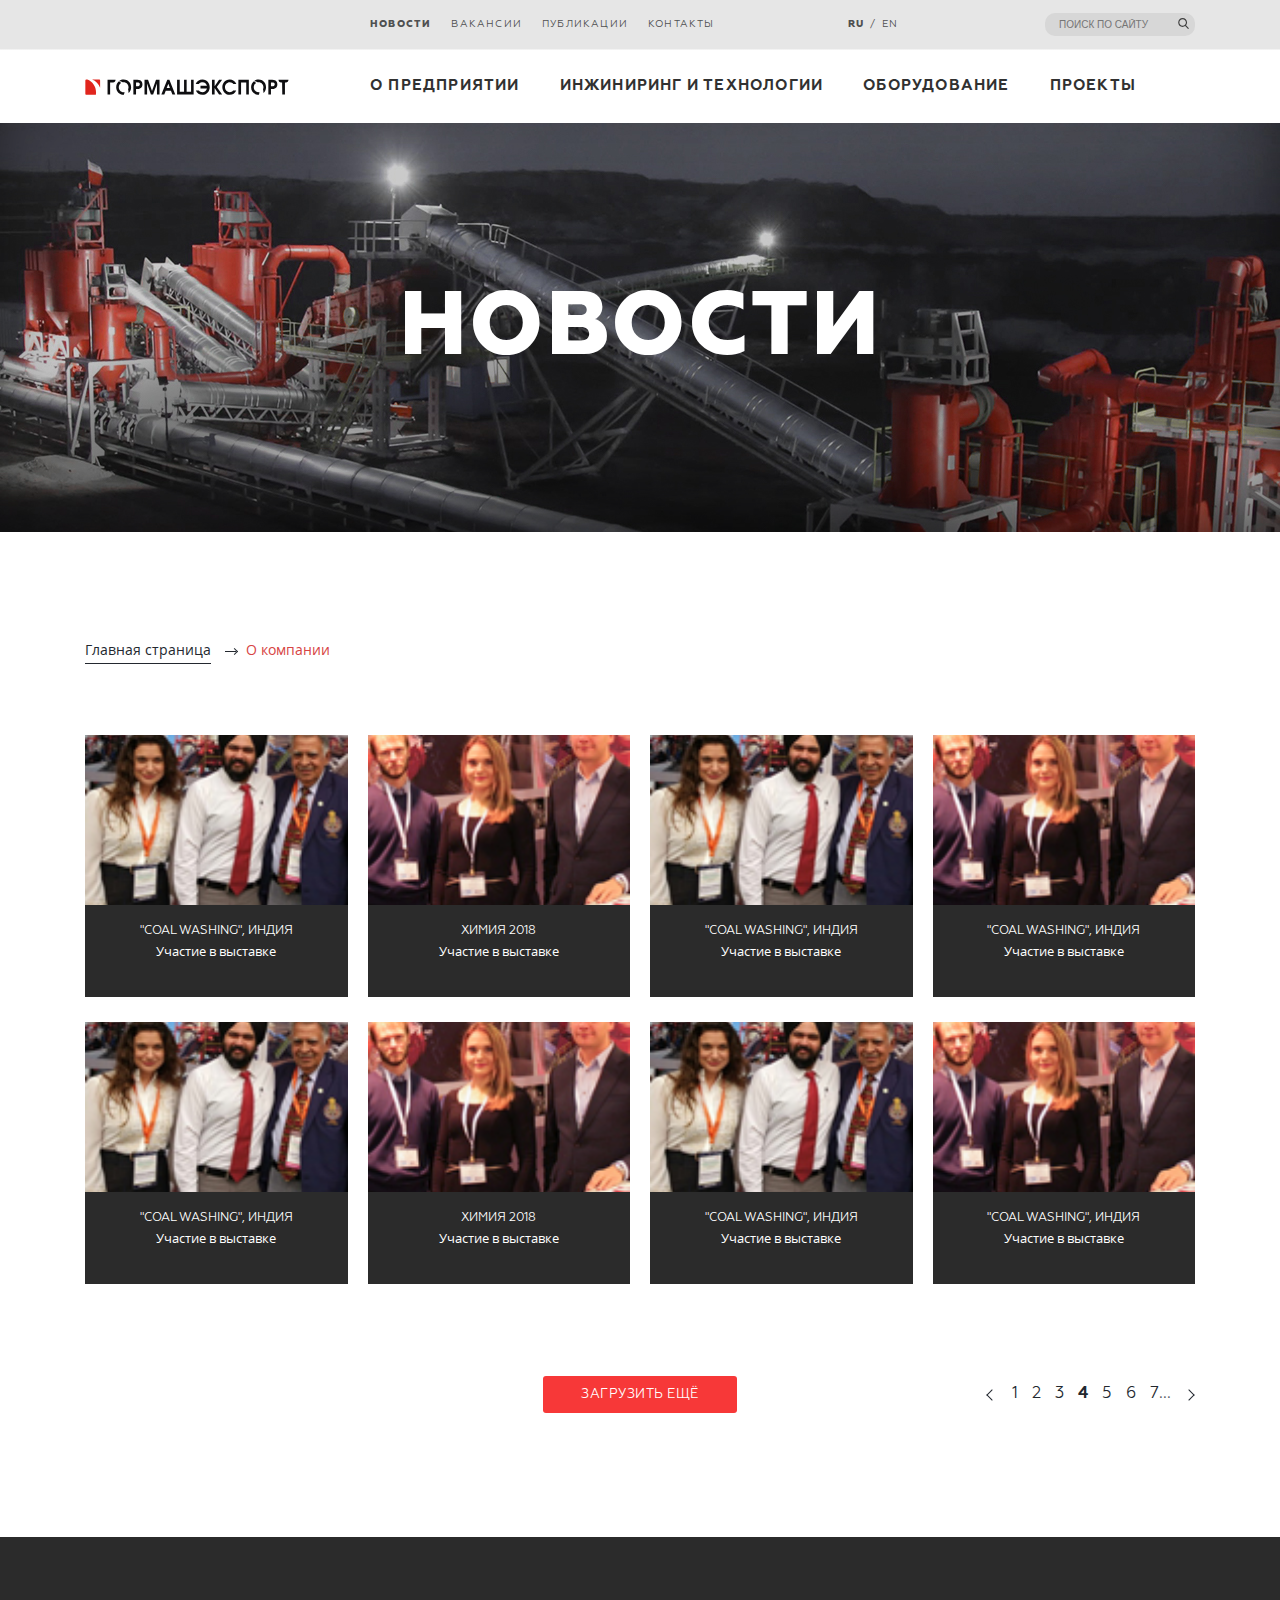
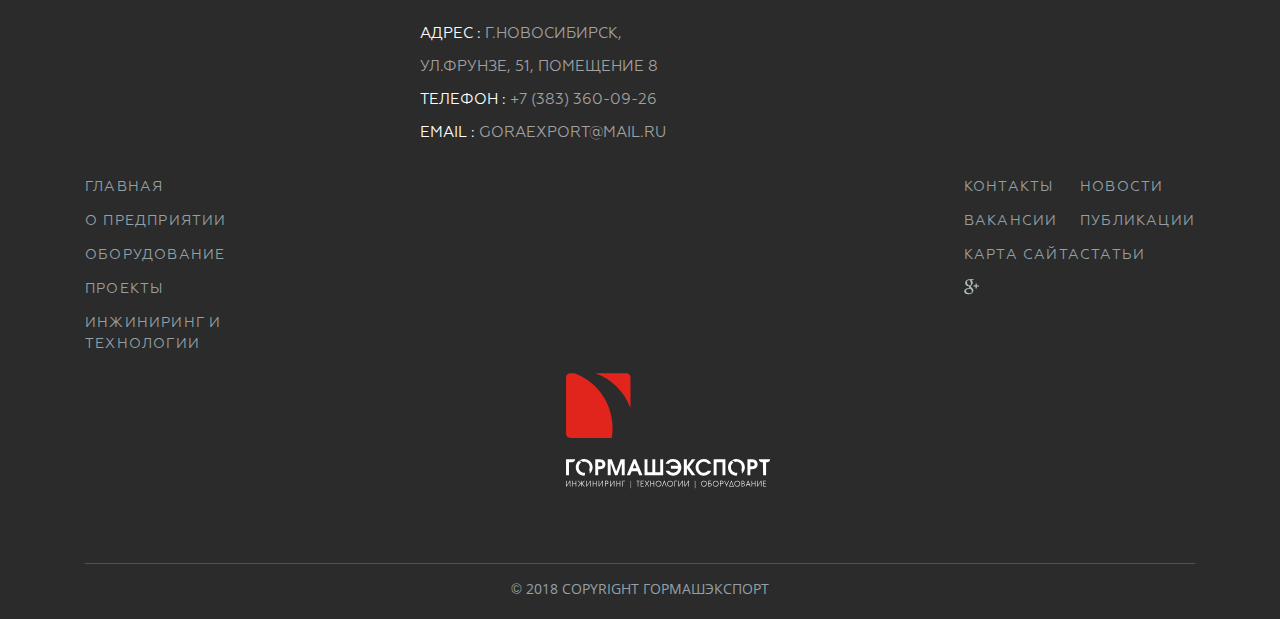
<file: news.html>
<!DOCTYPE html>
<html lang="ru">
<head>
  <meta charset="UTF-8">
  <meta name="viewport" content="width=device-width, initial-scale=1.0, maximum-scale=1.0, user-scalable=no">
   <meta name="theme-color" content="#ac1212">
  <title>Гормашэкспорт - Новости</title>
  <link rel="icon" type="image/ico" href="favicon.ico">
  <link href="css/style.css" rel="stylesheet">
</head>
<body class="page">
  <header class="header">
    <div class="header__wrapper">
      <div class="header__logo" href="index.html">
        <a href='index.html'>
            <picture>
            <img src="./img/logo.svg" width="151" height="12" alt="Гормашэкспорт">
          </picture>
        </a>
      </div>
      <div class="header__search  search">
        <form class="search__form">
          <input class="search__line" type="text" name="searchLine" id="searchID" placeholder="Поиск по сайту">
          <label class="search__label" for="searchID">
            Поиск
          </label>
        </form>
      </div>
      <nav class="header__menu  menu menu--closed  ">
        <button class="menu__toggle" type="button">Открыть меню</button>
        <div class="menu__wrapper">
          <ul class="menu__list">
            <li class="menu__item">
              <a href="about.html">О предприятии</a>
            </li>
            <li class="menu__item">
              <a href="engineering.html">Инжиниринг и технологии</a>
            </li>
            <li class="menu__item">
              <a href="equipment-1.html">Оборудование</a>
            </li>
            <li class="menu__item">
              <a href="projects.html">Проекты</a>
            </li>
          </ul>
          <ul class="menu__list menu__list--additional">
            <li class="menu__item">
              <a href="news.html"  class="current">Новости</a>
            </li>
            <li class="menu__item">
              <a href="" >Вакансии</a>
            </li>
            <li class="menu__item">
              <a href="" >Публикации</a>
            </li>
            <li class="menu__item">
              <a href="contacts.html" >Контакты</a>
            </li>
            <li class="menu__item  menu__item--ruen">
              <a class="current" href="">ru</a><a href="">en</a>
            </li>
          </ul>
        </div>
      </nav>
    </div>
  </header>
  <main class="content">
    <div class="content__title-wrapper" style="background-image: url(./img/bg-news.jpg)">
      <h1 class="content__title" >Новости</h1>
    </div>

    <section class="gallery">
      <div class="gallery__wrapper">
        <nav class="breadcrumbs">
          <a href="index.html">Главная страница</a>
          <a >О компании</a>
        </nav>
        <div class="gallery__list">
          <section class="gallery__item">
            <div class="gallery__img-wrap">
              <img src="./img/news-1.png" class="gallery__img" width="257" height="270">
            </div>
            <h3 class="news__caption">
              "Coal Washing", Индия
            </h3>
            <p>Участие в выставке</p>
          </section>
          <section class="gallery__item">
            <div class="gallery__img-wrap">
              <img src="./img/news-2.png" class="gallery__img" width="257" height="270">
            </div>
            <h3 class="gallery__caption">
              Химия 2018
            </h3>
            <p>Участие в выставке</p>
          </section>
          <section class="gallery__item">
            <div class="gallery__img-wrap">
              <img src="./img/news-1.png" class="gallery__img" width="257" height="270">
            </div>
            <h3 class="gallery__caption">
              "Coal Washing", Индия
            </h3>
            <p>Участие в выставке</p>
          </section>
          <section class="gallery__item">
            <div class="gallery__img-wrap">
              <img src="./img/news-2.png" class="gallery__img" width="257" height="270">
            </div>
            <h3 class="gallery__caption">
              "Coal Washing", Индия
            </h3>
            <p>Участие в выставке</p>
          </section>
          <section class="gallery__item">
            <div class="gallery__img-wrap">
              <img src="./img/news-1.png" class="gallery__img" width="257" height="270">
            </div>
            <h3 class="gallery__caption">
              "Coal Washing", Индия
            </h3>
            <p>Участие в выставке</p>
          </section>
          <section class="gallery__item">
            <div class="gallery__img-wrap">
              <img src="./img/news-2.png" class="gallery__img" width="257" height="270">
            </div>
            <h3 class="gallery__caption">
              Химия 2018
            </h3>
            <p>Участие в выставке</p>
          </section>
          <section class="gallery__item">
            <div class="gallery__img-wrap">
              <img src="./img/news-1.png" class="gallery__img" width="257" height="270">
            </div>
            <h3 class="gallery__caption">
              "Coal Washing", Индия
            </h3>
            <p>Участие в выставке</p>
          </section>
          <section class="gallery__item">
            <div class="gallery__img-wrap">
              <img src="./img/news-2.png" class="gallery__img" width="257" height="270">
            </div>
            <h3 class="gallery__caption">
              "Coal Washing", Индия
            </h3>
            <p>Участие в выставке</p>
          </section>
        </div>
        <a href="" class="gallery__all link">Загрузить ещё</a>
        <nav class="gallery__pagination  pagination">
          <a class='pagination__prev' href=''>Предыдущая</a>
          <a href=''>1</a>
          <a href=''>2</a>
          <a href=''>3</a>
          <a >4</a>
          <a href=''>5</a>
          <a href=''>6</a>
          <a href=''>7</a>...
          <a class='pagination__next' href=''>Следующая</a>
        </nav>
      </div>
    </section>

  </main>
  <footer class="footer">
    <div class="footer__wrapper">
      <section class="footer__address">
        <p><span class="footer__address-label">Адрес&nbsp;:&nbsp;</span>г.Новосибирск,<br> ул.Фрунзе, 51, помещение 8</p>
        <p><span class="footer__address-label">Телефон&nbsp;:&nbsp;</span>+7 (383) 360-09-26</p>
        <p><span class="footer__address-label">Email&nbsp;:&nbsp;</span>goraexport@mail.ru</p>
      </section>

      <nav class="footer__menu  menu  menu--footer">
        <ul class="menu__list">
          <li class="menu__item">
            <a href="index.html">Главная</a>
          </li>
          <li class="menu__item">
            <a href="about.html">О предприятии</a>
          </li>
          <li class="menu__item">
            <a href="equipment-1.html">Оборудование</a>
          </li>
          <li class="menu__item">
            <a href="projects.html">Проекты</a>
          </li>
          <li class="menu__item">
            <a href="engineering.html">Инжиниринг и технологии</a>
          </li>
        </ul>
        <ul class="menu__list">
          <li class="menu__item">
            <a href="news.html">Новости</a>
          </li>
          <li class="menu__item">
            <a href="">Публикации</a>
          </li>
          <li class="menu__item">
            <a href="">Статьи</a>
          </li>
        </ul>
        <ul class="menu__list">
          <li class="menu__item">
            <a href="contacts.html">Контакты</a>
          </li>
          <li class="menu__item">
            <a href="">Вакансии</a>
          </li>
          <li class="menu__item">
            <a href="">Карта сайта</a>
          </li>
          <li class="menu__item  menu__item--google">
            <a href="">g+</a>
          </li>
        </ul>
      </nav>
      <div class="footer__logo">
        <picture class="header__logo-img">
          <source media="(min-width: 768px)" srcset="./img/logo-big.svg" width='213'>
          <img src="./img/logo-wt.svg" width="230" height="16" alt="Гормашэкспорт">
        </picture>
      </div>
      <div class="footer__copyright">
    © 2018 COPYRIGHT Гормашэкспорт
      </div>
    </div>
  </footer>

  <script type="text/javascript" src="./js/scripts.js"></script>
  <script type="text/javascript" src="./js/picturefill.js" async></script>
</body>
</file>
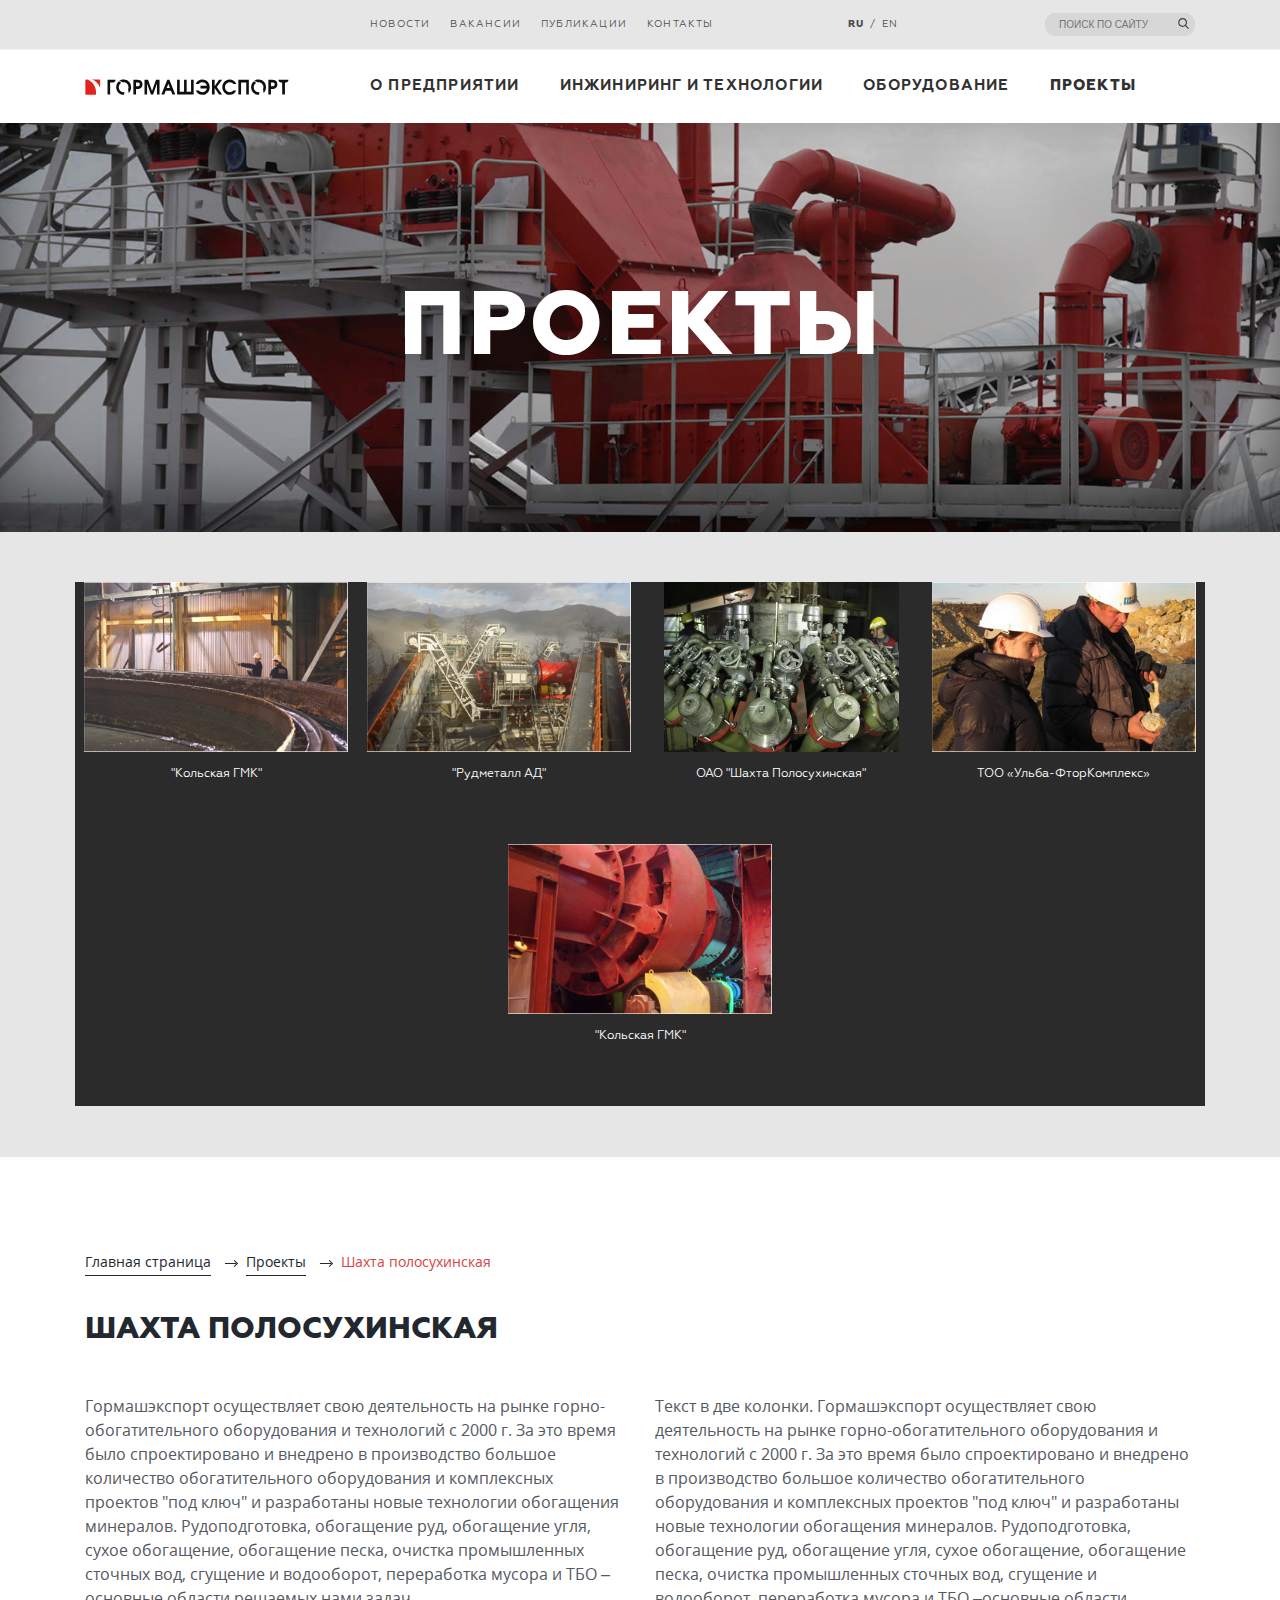
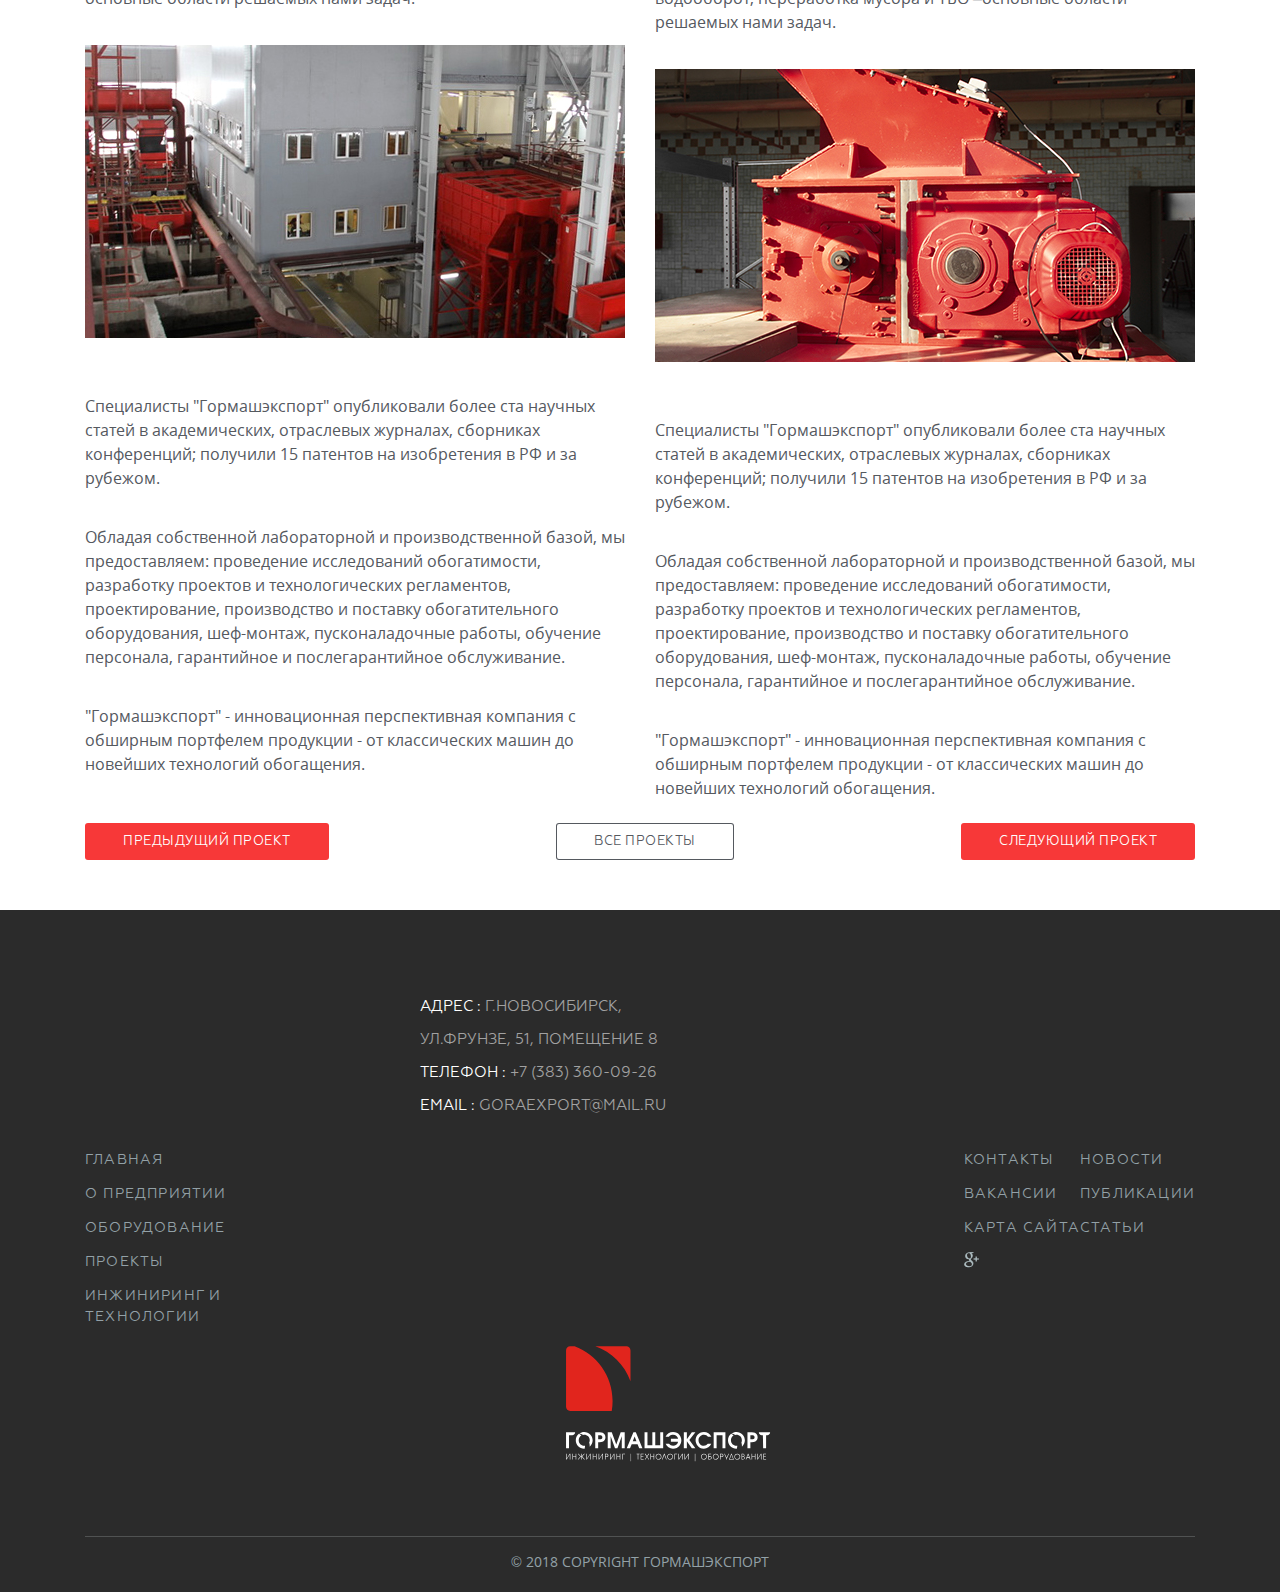
<file: project.html>
<!DOCTYPE html>
<html lang="ru">
<head>
  <meta charset="UTF-8">
  <meta name="viewport" content="width=device-width, initial-scale=1.0, maximum-scale=1.0, user-scalable=no">
   <meta name="theme-color" content="#ac1212">
  <title>Гормашэкспорт - Проекты - Шахта полосухинская</title>
  <link rel="icon" type="image/ico" href="favicon.ico">
  <link href="css/style.css" rel="stylesheet">
</head>
<body class="page">
  <header class="header">
    <div class="header__wrapper">
      <div class="header__logo" href="index.html">
        <a href='index.html'>
            <picture>
            <img src="./img/logo.svg" width="151" height="12" alt="Гормашэкспорт">
          </picture>
        </a>
      </div>
      <div class="header__search  search">
        <form class="search__form">
          <input class="search__line" type="text" name="searchLine" id="searchID" placeholder="Поиск по сайту">
          <label class="search__label" for="searchID">
            Поиск
          </label>
        </form>
      </div>
      <nav class="header__menu  menu menu--closed  ">
        <button class="menu__toggle" type="button">Открыть меню</button>
        <div class="menu__wrapper">
          <ul class="menu__list">
            <li class="menu__item">
              <a href="about.html" >О предприятии</a>
            </li>
            <li class="menu__item">
              <a href="engineering.html">Инжиниринг и технологии</a>
            </li>
            <li class="menu__item">
              <a href="equipment-1.html">Оборудование</a>
            </li>
            <li class="menu__item">
              <a href="projects.html" class="current">Проекты</a>
            </li>
          </ul>
          <ul class="menu__list menu__list--additional">
            <li class="menu__item">
              <a href="news.html" >Новости</a>
            </li>
            <li class="menu__item">
              <a href="" >Вакансии</a>
            </li>
            <li class="menu__item">
              <a href="" >Публикации</a>
            </li>
            <li class="menu__item">
              <a href="contacts.html" >Контакты</a>
            </li>
            <li class="menu__item  menu__item--ruen">
              <a class="current" href="">ru</a><a href="">en</a>
            </li>
          </ul>
        </div>
      </nav>
    </div>
  </header>
  <main class="content">
    <div class="content__title-wrapper" style="background-image: url(./img/bg-projects.jpg)">
      <h1 class="content__title" >Проекты</h1>
    </div>
    <div class="gallery  gallery--feed">
      <div class="gallery__wrapper">
        <div class="gallery__list">
          <div class="gallery__before"></div>
          <section class="gallery__item">
            <a href="project.html">
            <div class="gallery__img-wrap">
              <img src="./img/project-1.jpg" class="gallery__img" width="210" height="170">
            </div>
            <div class="gallery__caption">
              <h3 >"Кольская ГМК"</h3>
            </div>
          </a>
          </section>
          <section class="gallery__item">
            <div class="gallery__img-wrap">
                <img src="./img/project-2.jpg" class="gallery__img"  width="210" height="170">
            </div>
            <div class="gallery__caption">
              <h3>"Рудметалл АД"</h3>
            </div>
          </section>
          <section class="gallery__item">
            <div class="gallery__img-wrap">
              <img src="./img/Nadezhda.jpg" class="gallery__img"  width="210" height="170">
            </div>
            <div class="gallery__caption">
              <h3>ОАО "Шахта Полосухинская"</h3>
            </div>
          </section>
          <section class="gallery__item">
            <div class="gallery__img-wrap">
              <img src="./img/project-4.jpg" class="gallery__img" width="210" height="170">
            </div>
            <div class="gallery__caption">
              <h3>ТОО «Ульба-ФторКомплекс»</h3>
            </div>
          </section>
          <section class="gallery__item">
            <div class="gallery__img-wrap">
              <img src="./img/project-5.jpg" class="gallery__img"  width="210" height="170">
            </div>
              <div class="gallery__caption">
                <h3>"Кольская ГМК"</h3>
              </div>
          </section>
          <div class="gallery__after"></div>
        </div>
      </div>

    </div>
    <div class="content__wrapper">
      <article class="article">
        <nav class="breadcrumbs">
          <a href="index.html">Главная страница</a>
          <a href="projects.html">Проекты</a>
          <a>Шахта полосухинская</a>
        </nav>
        <h2 class="article__title">
          Шахта полосухинская
        </h2>
        <div class="article__wrapper">
          <p>Гормашэкспорт осуществляет свою деятельность на рынке горно-обогатительного оборудования и технологий с 2000 г. За это время было спроектировано и внедрено в производство большое количество обогатительного оборудования и комплексных проектов "под ключ" и разработаны новые технологии обогащения минералов. Рудоподготовка, обогащение руд, обогащение угля, сухое обогащение, обогащение песка, очистка промышленных сточных вод, сгущение и водооборот, переработка мусора и ТБО –основные области решаемых нами задач.
          </p>
          <img src='./img/about-1.jpg' alt=''>
          <p>Специалисты  "Гормашэкспорт" опубликовали более ста научных статей в академических, отраслевых журналах, сборниках конференций; получили 15 патентов на изобретения в РФ и за рубежом.</p>
          <p>Обладая собственной лабораторной и производственной базой, мы предоставляем: проведение исследований обогатимости, разработку проектов и технологических регламентов, проектирование, производство и поставку обогатительного оборудования, шеф-монтаж, пусконаладочные работы, обучение персонала, гарантийное и послегарантийное обслуживание.</p>
          <p>"Гормашэкспорт" - инновационная перспективная компания с обширным портфелем продукции - от классических машин до новейших технологий обогащения.</p>
          <p>Текст в две колонки. Гормашэкспорт осуществляет свою деятельность на рынке горно-обогатительного оборудования и технологий с 2000 г. За это время было спроектировано и внедрено в производство большое количество обогатительного оборудования и комплексных проектов "под ключ" и разработаны новые технологии обогащения минералов. Рудоподготовка, обогащение руд, обогащение угля, сухое обогащение, обогащение песка, очистка промышленных сточных вод, сгущение и водооборот, переработка мусора и ТБО –основные области решаемых нами задач.</p>
          <img src='./img/about-2.jpg' alt=''>
          <p>Специалисты  "Гормашэкспорт" опубликовали более ста научных статей в академических, отраслевых журналах, сборниках конференций; получили 15 патентов на изобретения в РФ и за рубежом.</p>
          <p>Обладая собственной лабораторной и производственной базой, мы предоставляем: проведение исследований обогатимости, разработку проектов и технологических регламентов, проектирование, производство и поставку обогатительного оборудования, шеф-монтаж, пусконаладочные работы, обучение персонала, гарантийное и послегарантийное обслуживание.</p>
          <p>"Гормашэкспорт" - инновационная перспективная компания с обширным портфелем продукции - от классических машин до новейших технологий обогащения.</p>
        </div>

        <div class="article__pagination">
          <a class="link" href="">Предыдущий проект</a>
          <a class="link  link--invers" href="./projects.html" >Все проекты</a>
          <a class="link" href=''>Следующий проект</a>
        </div>
      </article>
   </div>

  </main>
  <footer class="footer">
    <div class="footer__wrapper">
      <section class="footer__address">
        <p><span class="footer__address-label">Адрес&nbsp;:&nbsp;</span>г.Новосибирск,<br> ул.Фрунзе, 51, помещение 8</p>
        <p><span class="footer__address-label">Телефон&nbsp;:&nbsp;</span>+7 (383) 360-09-26</p>
        <p><span class="footer__address-label">Email&nbsp;:&nbsp;</span>goraexport@mail.ru</p>
      </section>

      <nav class="footer__menu  menu  menu--footer">
        <ul class="menu__list">
          <li class="menu__item">
            <a href="index.html">Главная</a>
          </li>
          <li class="menu__item">
            <a href="about.html">О предприятии</a>
          </li>
          <li class="menu__item">
            <a href="equipment-1.html">Оборудование</a>
          </li>
          <li class="menu__item">
            <a href="projects.html">Проекты</a>
          </li>
          <li class="menu__item">
            <a href="engineering.html">Инжиниринг и технологии</a>
          </li>
        </ul>
        <ul class="menu__list">
          <li class="menu__item">
            <a href="news.html">Новости</a>
          </li>
          <li class="menu__item">
            <a href="">Публикации</a>
          </li>
          <li class="menu__item">
            <a href="">Статьи</a>
          </li>
        </ul>
        <ul class="menu__list">
          <li class="menu__item">
            <a href="contacts.html">Контакты</a>
          </li>
          <li class="menu__item">
            <a href="">Вакансии</a>
          </li>
          <li class="menu__item">
            <a href="">Карта сайта</a>
          </li>
          <li class="menu__item  menu__item--google">
            <a href="">g+</a>
          </li>
        </ul>
      </nav>
      <div class="footer__logo">
        <picture class="header__logo-img">
          <source media="(min-width: 768px)" srcset="./img/logo-big.svg" width='213'>
          <img src="./img/logo-wt.svg" width="230" height="16" alt="Гормашэкспорт">
        </picture>
      </div>
      <div class="footer__copyright">
    © 2018 COPYRIGHT Гормашэкспорт
      </div>
    </div>
  </footer>

  <script type="text/javascript" src="./js/scripts.js"></script>
  <script type="text/javascript" src="./js/picturefill.js" async></script>
</body>
</file>
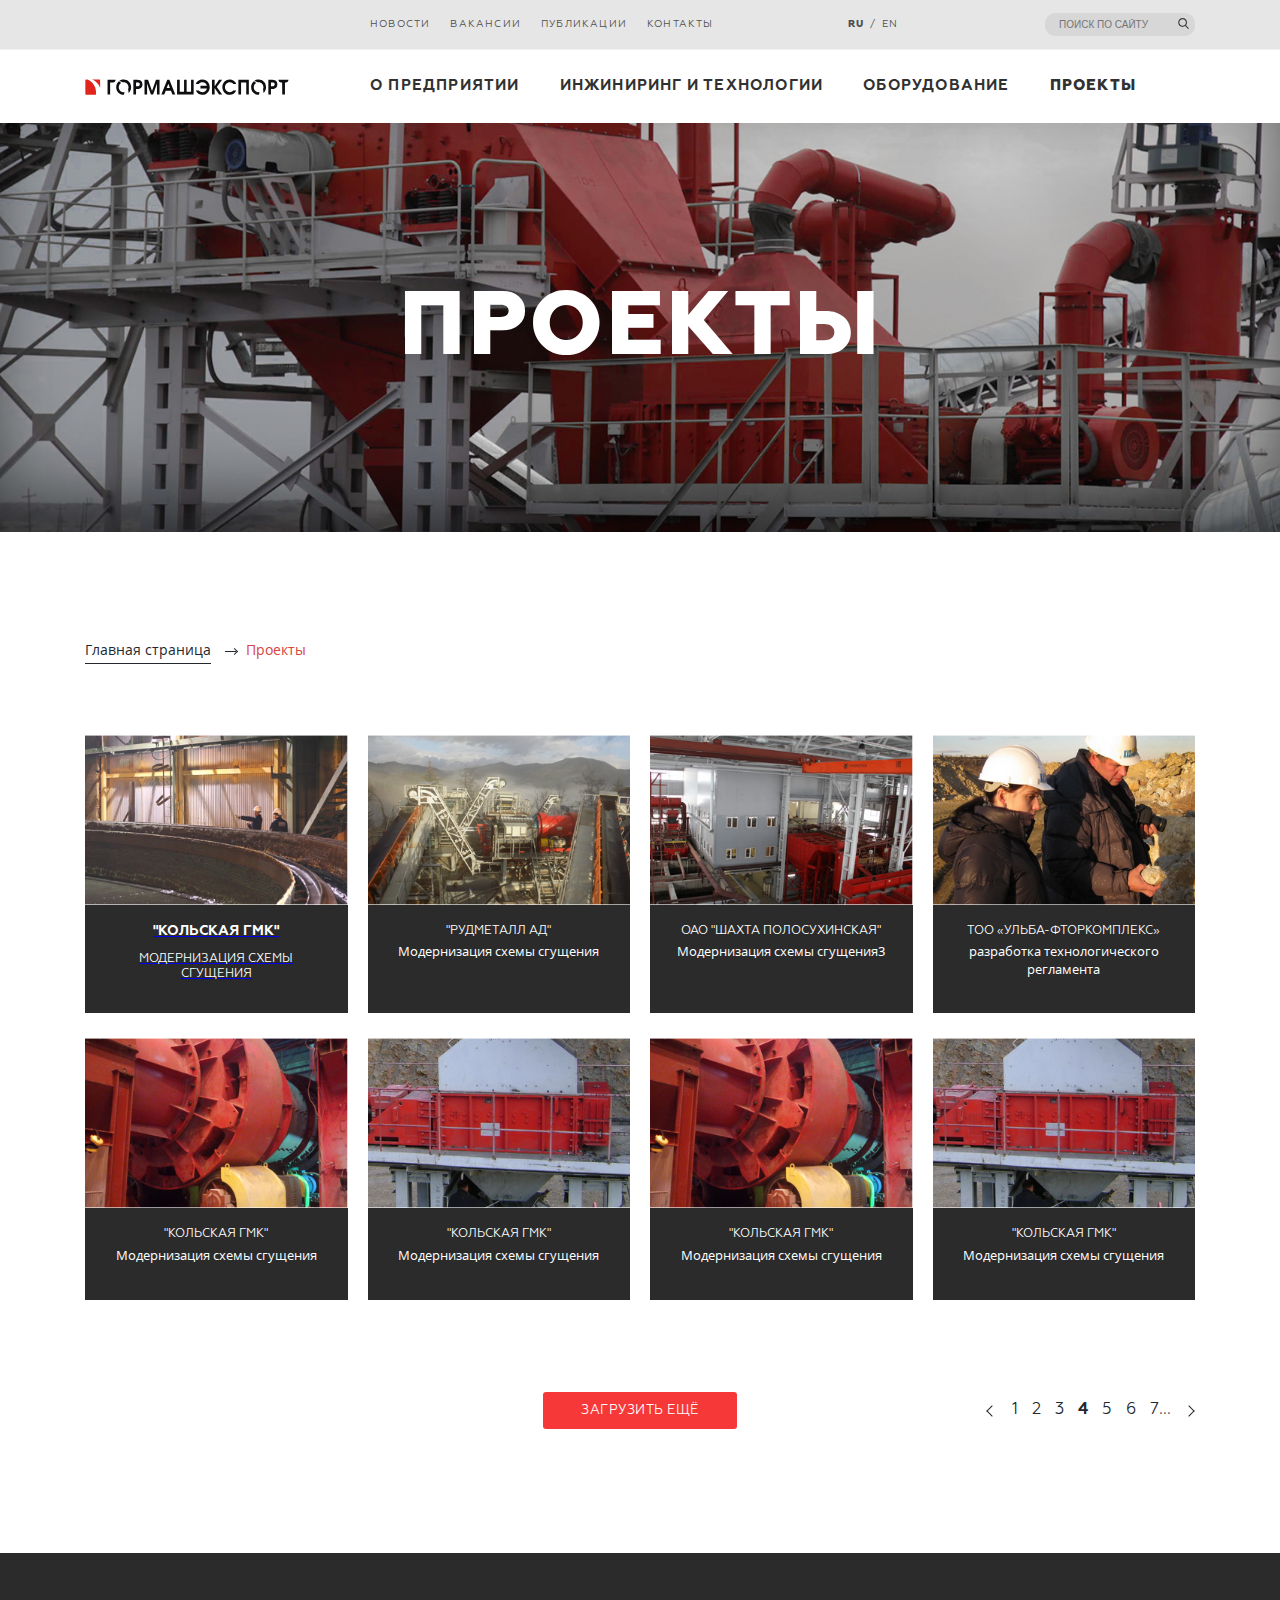
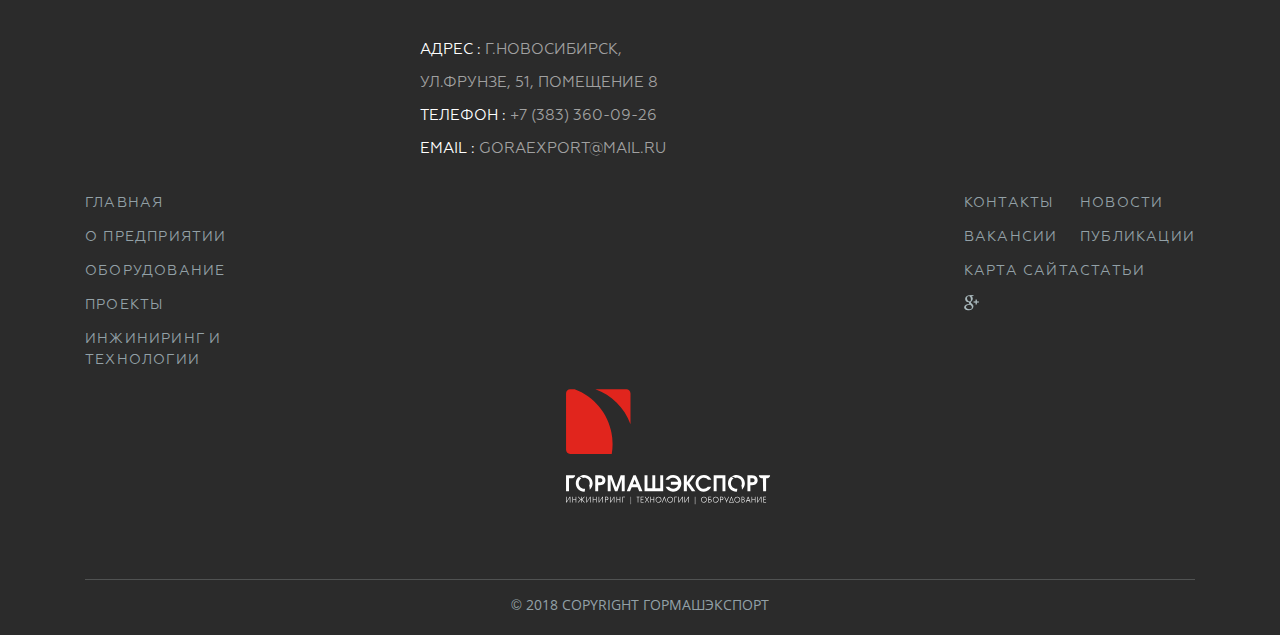
<file: projects.html>
<!DOCTYPE html>
<html lang="ru">
<head>
  <meta charset="UTF-8">
  <meta name="viewport" content="width=device-width, initial-scale=1.0, maximum-scale=1.0, user-scalable=no">
  <meta name="theme-color" content="#ac1212">
  <title>Гормашэкспорт - Проекты</title>
  <link rel="icon" type="image/ico" href="favicon.ico">
  <link href="css/style.css" rel="stylesheet">
</head>
<body class="page">
  <header class="header">
    <div class="header__wrapper">
      <div class="header__logo" href="index.html">
        <a href='index.html'>
            <picture>
            <img src="./img/logo.svg" width="151" height="12" alt="Гормашэкспорт">
          </picture>
        </a>
      </div>
      <div class="header__search  search">
        <form class="search__form">
          <input class="search__line" type="text" name="searchLine" id="searchID" placeholder="Поиск по сайту">
          <label class="search__label" for="searchID">
            Поиск
          </label>
        </form>
      </div>
      <nav class="header__menu  menu menu--closed  ">
        <button class="menu__toggle" type="button">Открыть меню</button>
        <div class="menu__wrapper">
          <ul class="menu__list">
            <li class="menu__item">
              <a href="about.html">О предприятии</a>
            </li>
            <li class="menu__item">
              <a href="engineering.html">Инжиниринг и технологии</a>
            </li>
            <li class="menu__item">
              <a href="equipment-1.html">Оборудование</a>
            </li>
            <li class="menu__item">
              <a href="projects.html" class="current">Проекты</a>
            </li>
          </ul>
          <ul class="menu__list menu__list--additional">
            <li class="menu__item">
              <a href="news.html">Новости</a>
            </li>
            <li class="menu__item">
              <a href="" >Вакансии</a>
            </li>
            <li class="menu__item">
              <a href="" >Публикации</a>
            </li>
            <li class="menu__item">
              <a href="contacts.html" >Контакты</a>
            </li>
            <li class="menu__item  menu__item--ruen">
              <a class="current" href="">ru</a><a href="">en</a>
            </li>
          </ul>
        </div>
      </nav>
    </div>
  </header>
  <main class="content">
    <div class="content__title-wrapper"  style="background-image: url(./img/bg-projects.jpg)">
      <h1 class="content__title" >Проекты</h1>
    </div>
    <section class="gallery">
      <div class="gallery__wrapper">
        <nav class="breadcrumbs">
          <a href="index.html">Главная страница</a>
          <a >Проекты</a>
        </nav>
        <div class="gallery__list">
          <section class="gallery__item">
            <a href="project.html">
              <div class="gallery__img-wrap">
                  <img src="./img/project-1.jpg" class="gallery__img" width="351" height="226">
              </div>
              <div class="gallery__caption">
                <h3 >"Кольская ГМК"</h3>
                <p>Модернизация схемы сгущения</p>
              </div>
            </a>
          </section>
          <section class="gallery__item">
            <a href="project.html">
              <div class="gallery__img-wrap">
                  <img src="./img/project-2.jpg" class="gallery__img" width="350" height="225">
              </div>
            </a>
            <div>
              <h3 class="gallery__caption">
                "Рудметалл АД"
              </h3>
              <p>Модернизация схемы сгущения</p>
            </div>
          </section>
          <section class="gallery__item">
            <div class="gallery__img-wrap">
              <img src="./img/project-3.jpg" class="gallery__img" width="350" height="225">
            </div>
            <div>
              <h3 class="gallery__caption">
                ОАО "Шахта Полосухинская"
              </h3>
              <p>Модернизация схемы сгущения3</p>
            </div>
          </section>
          <section class="gallery__item">
            <div class="gallery__img-wrap">
              <img src="./img/project-4.jpg" class="gallery__img" width="350" height="225">
            </div>
            <div>
              <h3 class="gallery__caption">
                ТОО «Ульба-ФторКомплекс»
              </h3>
              <p>разработка технологического регламента </p>
            </div>
          </section>
          <section class="gallery__item">
            <div class="gallery__img-wrap">
              <img src="./img/project-5.jpg" class="gallery__img" width="350" height="225">
            </div>
            <div>
              <h3 class="gallery__caption">
                "Кольская ГМК"
              </h3>
              <p>Модернизация схемы сгущения</p>
            </div>
          </section>
          <section class="gallery__item">
            <div class="gallery__img-wrap">
              <img src="./img/project-6.jpg" class="gallery__img" width="350" height="225">
            </div>
            <div>
              <h3 class="gallery__caption">
                "Кольская ГМК"
              </h3>
              <p>Модернизация схемы сгущения</p>
            </div>
          </section>
          <section class="gallery__item">
            <div class="gallery__img-wrap">
              <img src="./img/project-5.jpg" class="gallery__img" width="350" height="225">
            </div>
            <div>
              <h3 class="gallery__caption">
                "Кольская ГМК"
              </h3>
              <p>Модернизация схемы сгущения</p>
            </div>
          </section>
          <section class="gallery__item">
            <div class="gallery__img-wrap">
              <img src="./img/project-6.jpg" class="gallery__img" width="350" height="225">
            </div>
            <div>
              <h3 class="gallery__caption">
                "Кольская ГМК"
              </h3>
              <p>Модернизация схемы сгущения</p>
            </div>
          </section>
        </div>
        <a href="" class="gallery__all link">Загрузить ещё</a>
        <nav class="gallery__pagination  pagination">
          <a class='pagination__prev' href=''>Предыдущая</a>
          <a href=''>1</a>
          <a href=''>2</a>
          <a href=''>3</a>
          <a >4</a>
          <a href=''>5</a>
          <a href=''>6</a>
          <a href=''>7</a>...
          <a class='pagination__next' href=''>Следующая</a>
        </nav>
      </div>
    </section>

  </main>
  <footer class="footer">
    <div class="footer__wrapper">
      <section class="footer__address">
        <p><span class="footer__address-label">Адрес&nbsp;:&nbsp;</span>г.Новосибирск,<br> ул.Фрунзе, 51, помещение 8</p>
        <p><span class="footer__address-label">Телефон&nbsp;:&nbsp;</span>+7 (383) 360-09-26</p>
        <p><span class="footer__address-label">Email&nbsp;:&nbsp;</span>goraexport@mail.ru</p>
      </section>

      <nav class="footer__menu  menu  menu--footer">
        <ul class="menu__list">
          <li class="menu__item">
            <a href="index.html">Главная</a>
          </li>
          <li class="menu__item">
            <a href="about.html">О предприятии</a>
          </li>
          <li class="menu__item">
            <a href="equipment-1.html">Оборудование</a>
          </li>
          <li class="menu__item">
            <a href="projects.html">Проекты</a>
          </li>
          <li class="menu__item">
            <a href="engineering.html">Инжиниринг и технологии</a>
          </li>
        </ul>
        <ul class="menu__list">
          <li class="menu__item">
            <a href="news.html">Новости</a>
          </li>
          <li class="menu__item">
            <a href="">Публикации</a>
          </li>
          <li class="menu__item">
            <a href="">Статьи</a>
          </li>
        </ul>
        <ul class="menu__list">
          <li class="menu__item">
            <a href="contacts.html">Контакты</a>
          </li>
          <li class="menu__item">
            <a href="">Вакансии</a>
          </li>
          <li class="menu__item">
            <a href="">Карта сайта</a>
          </li>
          <li class="menu__item  menu__item--google">
            <a href="">g+</a>
          </li>
        </ul>
      </nav>
      <div class="footer__logo">
        <picture class="header__logo-img">
          <source media="(min-width: 768px)" srcset="./img/logo-big.svg" width='213'>
          <img src="./img/logo-wt.svg" width="230" height="16" alt="Гормашэкспорт">
        </picture>
      </div>
      <div class="footer__copyright">
    © 2018 COPYRIGHT Гормашэкспорт
      </div>
    </div>
  </footer>

  <script type="text/javascript" src="./js/scripts.js"></script>
  <script type="text/javascript" src="./js/picturefill.js" async></script>
</body>
</file>
<file: css/style.css>
@font-face {
  font-family: 'Open Sans';
  font-weight: normal;
  src: url("../fonts/opensans.woff2") format("woff2"), url("../fonts/opensans.woff") format("woff"); }

@font-face {
  font-family: 'Open Sans';
  font-weight: bold;
  src: url("../fonts/opensansbold.woff2") format("woff2"), url("../fonts/opensansbold.woff") format("woff"); }

@font-face {
  font-family: 'Geometria';
  font-weight: 400;
  src: url("../fonts/Geometria.woff") format("woff"); }

@font-face {
  font-family: 'Geometria';
  font-weight: 500;
  src: url("../fonts/Geometria-Medium.woff") format("woff"); }

@font-face {
  font-family: 'Geometria';
  font-weight: 700;
  src: url("../fonts/Geometria-Bold.woff") format("woff"); }

@font-face {
  font-family: 'Geometria';
  font-weight: 800;
  src: url("../fonts/Geometria-ExtaBlack.woff") format("woff"); }

img {
  width: 100%;
  height: auto; }

* {
  outline: none; }

.visually-hidden {
  position: absolute;
  width: 1px;
  height: 1px;
  margin: -1px;
  padding: 0;
  border: 0;
  clip: rect(0 0 0 0);
  overflow: hidden; }

.current {
  font-weight: 800; }

.notice {
  position: fixed;
  display: block;
  top: 60px;
  left: 15px;
  right: 15px;
  font-size: 14px;
  color: white; }
  .notice p {
    padding: 10px;
    background-color: #f73838; }

.link {
  display: block;
  padding: 12px 30px;
  font-family: 'Geometria', 'Verdana', sans-serif;
  font-weight: 400;
  font-size: 12px;
  line-height: 15px;
  text-align: center;
  text-decoration: none;
  text-transform: uppercase;
  letter-spacing: 0.5px;
  color: #fff;
  background-color: #f73838;
  border: none;
  border-radius: 3px; }
  .link:hover {
    background-color: #d21f1f; }
  .link:active {
    background-color: #ac1212; }
  .link.link--invers {
    color: #55595f;
    background-color: #fff;
    -webkit-box-shadow: inset 0 0 0 1px #55595f;
            box-shadow: inset 0 0 0 1px #55595f; }
    .link.link--invers:hover {
      -webkit-box-shadow: inset 0 0 0 1px #f73838;
              box-shadow: inset 0 0 0 1px #f73838; }
    .link.link--invers:active {
      color: #fff;
      background-color: #f73838;
      -webkit-box-shadow: none;
              box-shadow: none; }
  .link.link--up {
    position: fixed;
    display: none;
    width: 5px;
    height: 5px;
    margin: 0;
    padding: 15px;
    bottom: 30px;
    right: 25px;
    z-index: 100;
    font-size: 0; }
    .link.link--up::before {
      content: '';
      position: absolute;
      display: block;
      width: 10px;
      height: 10px;
      left: 11.5px;
      border-top: 2px solid #fff;
      border-right: 2px solid #fff;
      -webkit-transform: rotate(-45deg);
          -ms-transform: rotate(-45deg);
              transform: rotate(-45deg); }
  .link.link--show {
    display: block; }

.page {
  background-color: #fff;
  color: #55595f;
  font-family: 'Open Sans', 'Arial' , sans-serif;
  font-style: normal;
  font-weight: normal;
  font-size: 14px;
  line-height: 21px;
  margin: 0;
  min-width: 320px;
  padding: 0; }

.menu__toggle {
  position: absolute;
  top: 17px;
  display: block;
  width: 16px;
  height: 16px;
  font-size: 0;
  background-color: #fff;
  border: none;
  cursor: pointer; }

.menu--closed .menu__toggle::before {
  content: "";
  position: absolute;
  top: 0;
  left: 0;
  width: 16px;
  height: 2px;
  background-color: #23282f;
  -webkit-box-shadow: 0 6px 0 0 #23282f, 0 12px 0 0 #23282f;
          box-shadow: 0 6px 0 0 #23282f, 0 12px 0 0 #23282f; }

.menu--closed .menu__toggle:hover::before {
  background-color: rgba(35, 40, 47, 0.6);
  -webkit-box-shadow: 0 6px 0 0 rgba(35, 40, 47, 0.6), 0 12px 0 0 rgba(35, 40, 47, 0.6);
          box-shadow: 0 6px 0 0 rgba(35, 40, 47, 0.6), 0 12px 0 0 rgba(35, 40, 47, 0.6); }

.menu--closed .menu__toggle:active::before {
  background-color: rgba(35, 40, 47, 0.3);
  -webkit-box-shadow: 0 6px 0 0 rgba(35, 40, 47, 0.3), 0 12px 0 0 rgba(35, 40, 47, 0.3);
          box-shadow: 0 6px 0 0 rgba(35, 40, 47, 0.3), 0 12px 0 0 rgba(35, 40, 47, 0.3); }

.menu--opened .menu__toggle::before, .menu--opened .menu__toggle::after {
  content: "";
  position: absolute;
  top: 7px;
  left: 0;
  width: 16px;
  height: 2px;
  background-color: #23282f; }

.menu--opened .menu__toggle::before {
  -webkit-transform: rotate(45deg);
      -ms-transform: rotate(45deg);
          transform: rotate(45deg);
  -webkit-box-shadow: none;
          box-shadow: none; }

.menu--opened .menu__toggle::after {
  -webkit-transform: rotate(-45deg);
      -ms-transform: rotate(-45deg);
          transform: rotate(-45deg); }

.menu--opened .menu__toggle:active::before, .menu--opened .menu__toggle:active::after {
  background-color: rgba(255, 255, 255, 0.3); }

.menu--opened .menu__item {
  -webkit-box-shadow: inset 0 -1px 0 0 #dddddd;
          box-shadow: inset 0 -1px 0 0 #dddddd; }
  .menu--opened .menu__item a {
    margin-left: 30px;
    padding: 16px 46px; }

.menu__list {
  margin: 0;
  padding: 0;
  list-style: none; }

.menu__item {
  display: block;
  font-size: 0;
  vertical-align: top; }

.menu--footer::after {
  clear: both;
  content: '';
  display: table; }

.menu--footer .menu__list {
  float: right;
  width: calc(50% - 20px); }

.menu--footer .menu__list:first-child {
  float: left; }

.menu--footer .menu__item {
  display: block;
  padding-bottom: 6px; }

.menu--footer .menu__item a[href]:hover {
  color: inherit;
  opacity: 0.9; }

.menu--footer .menu__item a[href]:active {
  color: inherit;
  opacity: 0.6; }

.menu__item {
  font-family: 'Geometria', 'Verdana', sans-serif;
  font-weight: 500;
  font-size: 12px;
  line-height: 24px;
  text-transform: uppercase; }

.menu__item--ruen {
  display: -webkit-box;
  display: -ms-flexbox;
  display: flex;
  -webkit-box-pack: start;
      -ms-flex-pack: start;
          justify-content: start;
  text-transform: uppercase; }

.menu__item--ruen a + a {
  margin-left: 0; }

.menu__item a {
  display: block;
  color: #313131;
  text-decoration: none; }

.menu__list--additional .menu__item a {
  color: #4f5051; }

.menu__item a[href]:hover {
  color: rgba(35, 40, 47, 0.6); }

.menu__item a[href]:active {
  color: rgba(35, 40, 47, 0.3); }

.header {
  position: fixed;
  top: 0;
  width: 100%;
  color: #55595f;
  background: #fafbfd;
  border-bottom: 1px solid #dddddd;
  z-index: 30; }

.header__wrapper {
  display: -webkit-box;
  display: -ms-flexbox;
  display: flex;
  -webkit-box-orient: horizontal;
  -webkit-box-direction: normal;
      -ms-flex-direction: row;
          flex-direction: row;
  -webkit-box-pack: justify;
      -ms-flex-pack: justify;
          justify-content: space-between;
  -webkit-box-align: center;
      -ms-flex-align: center;
          align-items: center; }

.header__logo {
  width: 151px;
  height: 11px;
  margin-left: auto;
  margin-right: auto;
  padding: 19px 34px;
  -webkit-box-ordinal-group: 3;
      -ms-flex-order: 2;
          order: 2; }

.header__logo a[href]:hover {
  opacity: 0.6; }

.header__logo a[href]:active {
  opacity: 0.3; }

.header__menu {
  z-index: 10;
  width: 33px;
  -webkit-box-shadow: inset 0 1px 0 0 #ececec, inset 0 -1px 0 0 #ececec;
          box-shadow: inset 0 1px 0 0 #ececec, inset 0 -1px 0 0 #ececec;
  -webkit-box-ordinal-group: 4;
      -ms-flex-order: 3;
          order: 3; }

.search {
  z-index: 40; }

.search__form {
  height: 49px; }

.search__label {
  position: relative;
  display: block;
  float: right;
  width: 49px;
  height: 49px;
  font-size: 0;
  line-height: 0;
  border-right: 1px solid #dddddd; }
  .search__label::before {
    content: '';
    position: absolute;
    top: 16px;
    left: 16px;
    width: 16px;
    height: 16px;
    background-image: url(../img/search.svg);
    opacity: 0.7; }

.search__label:hover::before {
  opacity: 0.5; }

.search__line {
  width: 0;
  border: 1px solid transparent;
  opacity: 0; }
  .search__line:focus {
    position: relative;
    top: 16px;
    margin-left: 10px;
    width: 150px;
    opacity: 1;
    margin-right: -110px;
    background-color: #fafbfd; }
  .search__line:focus + .search__label {
    position: absolute;
    top: 0;
    left: 160px;
    background-color: #fafbfd; }

.footer {
  background-color: #2b2b2b; }

.footer__wrapper {
  display: -webkit-box;
  display: -ms-flexbox;
  display: flex;
  -webkit-box-orient: vertical;
  -webkit-box-direction: normal;
      -ms-flex-direction: column;
          flex-direction: column;
  -ms-flex-wrap: wrap;
      flex-wrap: wrap;
  -webkit-box-pack: center;
      -ms-flex-pack: center;
          justify-content: center;
  -webkit-box-align: center;
      -ms-flex-align: center;
          align-items: center;
  padding-left: 60px;
  padding-right: 40px;
  margin: 0 auto; }

.footer__logo {
  display: inline-block;
  font-size: 0;
  vertical-align: top;
  -webkit-box-ordinal-group: 2;
      -ms-flex-order: 1;
          order: 1;
  margin: 32px 0;
  width: 230px;
  height: 16px;
  font-size: 0;
  line-height: 0; }

.footer__logo-wrapper {
  width: 100%;
  height: auto; }

.footer__address {
  display: inline-block;
  font-size: 0;
  vertical-align: top;
  -webkit-box-ordinal-group: 3;
      -ms-flex-order: 2;
          order: 2;
  padding-bottom: 24px;
  font-family: 'Geometria', 'Verdana', sans-serif;
  font-size: 12px;
  line-height: 18px;
  font-weight: 400;
  color: #a1a1a1; }
  .footer__address p {
    margin: 0;
    padding: 0; }

.footer__address-label {
  color: #fff;
  text-transform: uppercase; }

.footer__menu {
  -webkit-box-ordinal-group: 4;
      -ms-flex-order: 3;
          order: 3; }

.footer__copyright {
  display: inline-block;
  font-size: 0;
  vertical-align: top;
  -webkit-box-ordinal-group: 5;
      -ms-flex-order: 4;
          order: 4;
  margin: 20px auto;
  width: 100%;
  font-size: 9.59px;
  line-height: 23px;
  color: #93a1a7;
  text-align: center; }

.footer__menu {
  display: inline-block;
  padding-bottom: 24px;
  padding-top: 25px;
  border-top: 1px solid #505252;
  border-bottom: 1px solid #505252; }
  .footer__menu a {
    font-family: 'Geometria', 'Verdana', sans-serif;
    font-weight: 400;
    font-size: 9.59px;
    line-height: 20px;
    color: #93a1a7;
    text-transform: uppercase; }

.content {
  margin-top: 50px; }

.content__wrapper {
  display: -webkit-box;
  display: -ms-flexbox;
  display: flex;
  -webkit-box-orient: vertical;
  -webkit-box-direction: normal;
      -ms-flex-direction: column;
          flex-direction: column;
  margin: 0 auto;
  padding: 0 15px; }

.content__title-wrapper {
  margin: 0;
  display: -webkit-box;
  display: -ms-flexbox;
  display: flex;
  -webkit-box-pack: center;
      -ms-flex-pack: center;
          justify-content: center;
  -webkit-box-align: center;
      -ms-flex-align: center;
          align-items: center;
  min-height: 30vh;
  background-color: #827f7b;
  background-image: url(../img/bg-index.jpg);
  background-size: cover;
  background-position: center;
  -webkit-box-shadow: inset 0 -40px 80px -15px rgba(0, 0, 0, 0.64);
          box-shadow: inset 0 -40px 80px -15px rgba(0, 0, 0, 0.64);
  vertical-align: middle; }

.content__title {
  color: #fff;
  font-size: 26px;
  font-family: 'Geometria', 'Verdana', sans-serif;
  font-weight: 700;
  line-height: 1em;
  text-align: center;
  text-transform: uppercase;
  letter-spacing: 2px; }
  .content__title.content__title--index {
    font-size: 0;
    margin-bottom: 10px; }

.content__news {
  background-color: #e6e6e6; }

.breadcrumbs {
  padding-top: 30px;
  margin-bottom: 26px;
  font-size: 13px;
  line-height: 20px; }
  .breadcrumbs a {
    display: inline-block;
    padding-bottom: 0;
    margin-bottom: 4px;
    margin-right: 10px;
    font-family: 'Open Sans', 'Arial', sans-serif;
    font-weight: normal;
    color: #d74444;
    line-height: 26px;
    text-decoration: none; }
  .breadcrumbs a + a {
    position: relative;
    margin-left: 21px; }
  .breadcrumbs a + a:before {
    content: '';
    position: absolute;
    left: -21px;
    top: 14px;
    display: block;
    width: 11px;
    height: 1px;
    background-color: #23282f; }
  .breadcrumbs a + a:after {
    content: '';
    position: absolute;
    left: -14px;
    top: 12px;
    display: block;
    width: 4px;
    height: 4px;
    border-top: 1px solid #23282f;
    border-right: 1px solid #23282f;
    -webkit-transform: rotate(45deg);
        -ms-transform: rotate(45deg);
            transform: rotate(45deg); }
  .breadcrumbs a[href] {
    color: #23282f;
    -webkit-box-shadow: 0 1px 0 0 #23282f;
            box-shadow: 0 1px 0 0 #23282f; }
  .breadcrumbs a[href]:hover {
    opacity: 0.4; }
  .breadcrumbs a[href]:active {
    opacity: 0.8; }

.article {
  padding-bottom: 50px; }
  .article p {
    margin: 0;
    margin-bottom: 35px; }
  .article img {
    margin: 0;
    margin-bottom: 50px; }
  .article h3 {
    font-size: 12px;
    line-height: 24px;
    font-weight: bolder;
    line-height: 1.2em;
    text-transform: uppercase; }
  .article strong {
    color: #d74444;
    font-weight: inherit; }
  .article table {
    margin-bottom: 40px;
    width: 100%;
    border-collapse: collapse; }
  .article td,
  .article th {
    padding: 6px 5px;
    text-transform: uppercase;
    text-align: center;
    border: 1px solid #383838; }
  .article thead,
  .article th {
    background-color: #e6e6e6; }
  .article ul,
  .article ol {
    margin: 0;
    margin-top: -34px;
    padding: 0;
    padding-left: 16px;
    margin-bottom: 35px; }
  .article li {
    margin: 2px 0; }

.article--contacts strong {
  color: inherit;
  font-weight: bolder; }

.article__title {
  margin: 0;
  margin-top: 26px;
  margin-bottom: 30px;
  font-family: 'Geometria', 'Verdana', sans-serif;
  font-size: 18px;
  font-weight: 800;
  color: #23282f;
  text-transform: uppercase; }

.article__pagination {
  display: -webkit-box;
  display: -ms-flexbox;
  display: flex;
  -webkit-box-orient: vertical;
  -webkit-box-direction: normal;
      -ms-flex-direction: column;
          flex-direction: column;
  -webkit-box-pack: justify;
      -ms-flex-pack: justify;
          justify-content: space-between; }

.pagination {
  display: -webkit-box;
  display: -ms-flexbox;
  display: flex;
  -webkit-box-pack: center;
      -ms-flex-pack: center;
          justify-content: center;
  font-family: 'Geometria', 'Verdana', sans-serif;
  font-weight: 400;
  font-size: 12px;
  line-height: 15px; }
  .pagination a {
    display: block;
    color: #23282f;
    font-weight: 700;
    text-decoration: none; }
  .pagination a[href] {
    color: #23282f;
    font-weight: 400; }
  .pagination a[href]:hover {
    opacity: 0.4; }
  .pagination a[href]:active {
    opacity: 0.8; }
  .pagination a + a {
    margin-left: 14px; }

.pagination__prev,
.pagination__next {
  position: relative;
  width: 10px;
  font-size: 0; }

.pagination__prev::before,
.pagination__next::before {
  content: '>';
  position: absolute;
  top: 4px;
  width: 7px;
  height: 7px;
  border-top: 1px solid #23282f;
  border-right: 1px solid #23282f;
  -webkit-transform: rotate(45deg);
      -ms-transform: rotate(45deg);
          transform: rotate(45deg); }

.pagination__prev::before {
  -webkit-transform: rotate(-135deg);
      -ms-transform: rotate(-135deg);
          transform: rotate(-135deg); }

.about {
  margin: 0;
  display: block;
  background-color: #e6e6e6; }

.about__title,
.about__subtitle {
  position: absolute;
  width: 1px;
  height: 1px;
  margin: -1px;
  padding: 0;
  border: 0;
  clip: rect(0 0 0 0); }

.about__list {
  display: -webkit-box;
  display: -ms-flexbox;
  display: flex;
  -webkit-box-orient: horizontal;
  -webkit-box-direction: normal;
      -ms-flex-direction: row;
          flex-direction: row;
  -webkit-box-pack: justify;
      -ms-flex-pack: justify;
          justify-content: space-between;
  -ms-flex-wrap: wrap;
      flex-wrap: wrap;
  margin: 0 auto;
  padding: 0 10px;
  padding-bottom: 20px; }

.about__item,
.about--aside .about__item {
  position: relative;
  display: block;
  font-size: 0;
  margin: 0 auto;
  margin-top: 10px;
  padding-top: 21px;
  padding-left: 78px;
  padding-right: 20px;
  padding-bottom: 10px;
  min-width: 182px;
  max-width: 250px;
  line-height: 15px;
  background-color: #fff;
  list-style: none;
  border-bottom: 2px solid #a5a5aa; }
  .about__item::before,
  .about--aside .about__item::before {
    content: "";
    position: absolute;
    top: 21px;
    left: 30px;
    width: 23px;
    height: 23px;
    background-color: #c8c8cc;
    border-radius: 3px; }
  .about__item:hover,
  .about--aside .about__item:hover {
    -webkit-box-shadow: 0 -2px 2px 0 rgba(255, 255, 255, 0.9);
            box-shadow: 0 -2px 2px 0 rgba(255, 255, 255, 0.9); }
  .about__item:hover::before,
  .about--aside .about__item:hover::before {
    background-color: #f73838; }
  .about__item:active,
  .about--aside .about__item:active {
    -webkit-box-shadow: 0 -1px 2px 0 #a5a5aa;
            box-shadow: 0 -1px 2px 0 #a5a5aa; }
  .about__item:active::before,
  .about--aside .about__item:active::before {
    background-color: #ac1212; }

.about--aside {
  padding-bottom: 30px;
  margin: 0 -15px; }
  .about--aside a {
    text-decoration: none;
    color: inherit; }
  .about--aside .about__item {
    border-bottom: none;
    cursor: pointer; }
  .about--aside .about__item-caption {
    -webkit-box-shadow: 0 1px 0 0px #23282f;
            box-shadow: 0 1px 0 0px #23282f;
    padding-bottom: 8px; }

.about__item-caption {
  margin: 0;
  font-family: "Geometria", "Verdana", sans-serif;
  font-weight: 500;
  font-size: 18px;
  line-height: 16px;
  color: #23282f; }

.about__item-details {
  font-family: 'Open Sans', 'Arial' , sans-serif;
  font-size: 13px;
  line-height: 19px; }

.about__more {
  display: none; }

.gallery {
  position: relative;
  margin: 0;
  padding-bottom: 22px; }

.gallery--equipments .gallery__list {
  margin: 0 -10px;
  display: -webkit-box;
  display: -ms-flexbox;
  display: flex;
  -webkit-box-orient: horizontal;
  -webkit-box-direction: normal;
      -ms-flex-direction: row;
          flex-direction: row;
  -ms-flex-wrap: wrap;
      flex-wrap: wrap;
  width: 398px; }

.gallery--equipments .gallery__item {
  width: calc(50% - 20px);
  -ms-flex-preferred-size: calc(50% - 20px);
      flex-basis: calc(50% - 20px);
  -webkit-box-flex: 1;
      -ms-flex-positive: 1;
          flex-grow: 1;
  font-weight: 400;
  color: #fff;
  text-decoration: none; }

.gallery--equipments .gallery__caption {
  padding-bottom: 20px; }

.gallery__wrapper {
  padding: 0 10px;
  padding-top: 13px; }

.gallery__title {
  margin: 0;
  margin-bottom: 4px;
  padding: 0;
  font-family: 'Geometria', 'Verdana', sans-serif;
  font-weight: 800;
  font-size: 18px;
  text-transform: uppercase;
  color: #23282f;
  text-align: center; }

.gallery__subtitle {
  position: absolute;
  width: 1px;
  height: 1px;
  margin: -1px;
  padding: 0;
  border: 0;
  clip: rect(0 0 0 0); }

.gallery__list {
  display: -webkit-box;
  display: -ms-flexbox;
  display: flex;
  -webkit-box-orient: horizontal;
  -webkit-box-direction: normal;
      -ms-flex-direction: row;
          flex-direction: row;
  -ms-flex-wrap: wrap;
      flex-wrap: wrap;
  -webkit-box-pack: center;
      -ms-flex-pack: center;
          justify-content: center;
  margin: 0 -10px;
  font-size: 0;
  line-height: 0; }

.gallery__item {
  position: relative;
  display: inline-block;
  vertical-align: top;
  -webkit-box-flex: 1;
      -ms-flex-positive: 1;
          flex-grow: 1;
  margin: 0 10px;
  margin-bottom: 25px;
  padding: 0;
  width: calc(50% - 20px);
  -ms-flex-preferred-size: calc(50% - 20px);
      flex-basis: calc(50% - 20px);
  min-width: 91px;
  background-color: #2b2b2b;
  color: #fff;
  list-style: none;
  border-bottom: 2px solid #a5a5aa; }
  .gallery__item:hover {
    -webkit-box-shadow: 0 0 8px 0 #000000d9;
            box-shadow: 0 0 8px 0 #000000d9;
    cursor: pointer; }
  .gallery__item p {
    margin: 0;
    margin-bottom: 30px;
    padding: 0 10px; }

.gallery--index .gallery__list {
  margin: 0 auto; }

.gallery--index .gallery__item {
  background-color: #fff;
  color: inherit; }

.gallery--index .gallery__title {
  color: #23282f; }

.gallery__caption {
  margin: 0;
  margin-top: 15px;
  margin-bottom: 4px;
  padding: 0 10px;
  font-family: 'Geometria', 'Verdana', sans-serif;
  font-weight: 400;
  font-size: 11px;
  line-height: 1.2em;
  text-align: center;
  text-transform: uppercase;
  text-decoration: none;
  color: white; }

.gallery__img {
  width: 100%;
  height: 170px;
  -o-object-fit: cover;
     object-fit: cover; }

.gallery__all {
  display: table;
  margin: 22px auto;
  white-space: nowrap; }

.gallery__pagination {
  position: relative;
  bottom: -20px;
  padding-bottom: 40px; }

.news {
  position: relative;
  margin: 0;
  padding-bottom: 22px;
  background-color: #e6e6e6; }

.news__wrapper {
  padding: 0 10px; }

.news__title {
  margin: 0;
  padding-top: 13px;
  margin-bottom: 4px;
  padding: 0;
  font-family: 'Geometria', 'Verdana', sans-serif;
  font-weight: 800;
  font-size: 18px;
  text-transform: uppercase;
  color: #23282f;
  text-align: center; }

.news__subtitle {
  position: absolute;
  width: 1px;
  height: 1px;
  margin: -1px;
  padding: 0;
  border: 0;
  clip: rect(0 0 0 0); }

.news__list {
  display: -webkit-box;
  display: -ms-flexbox;
  display: flex;
  -webkit-box-orient: horizontal;
  -webkit-box-direction: normal;
      -ms-flex-direction: row;
          flex-direction: row;
  -ms-flex-wrap: wrap;
      flex-wrap: wrap;
  -webkit-box-pack: justify;
      -ms-flex-pack: justify;
          justify-content: space-between;
  margin: 0 -10px;
  font-size: 0;
  line-height: 0; }

.news__item {
  position: relative;
  margin: 0 10px;
  margin-bottom: 25px;
  padding: 0;
  width: calc(50% - 20px);
  min-width: 91px;
  background-color: #2b2b2b;
  color: #fff;
  list-style: none;
  border-bottom: 2px solid #a5a5aa; }
  .news__item p {
    margin: 0;
    margin-bottom: 30px;
    padding: 0 10px; }

.news--index .news__list {
  margin: 0 auto;
  padding: 0 10px; }

.news--index .news__item {
  background-color: #fff;
  color: inherit; }

.news--index .news__title {
  color: #23282f; }

.news__caption {
  margin: 0;
  margin-top: 15px;
  margin-bottom: 4px;
  padding: 0 10px;
  font-family: 'Geometria', 'Verdana', sans-serif;
  font-weight: 400;
  font-size: 11px;
  line-height: 1.2em;
  text-align: center;
  text-transform: uppercase; }

.news__img {
  width: 100%;
  height: auto; }

.news__all {
  display: table;
  margin: 22px auto;
  white-space: nowrap; }

.news__pagination {
  position: relative;
  bottom: -20px;
  padding-bottom: 40px; }

.projects {
  margin: 0;
  background-color: #fff; }

.projects__title {
  margin: 0;
  padding-top: 27px;
  padding-bottom: 29px;
  font-family: 'Geometria', 'Verdana', sans-serif;
  font-weight: 800;
  font-size: 18px;
  text-transform: uppercase;
  color: #23282f;
  text-align: center; }

.projects__subtitle {
  width: 0;
  height: 0;
  font-size: 0;
  line-height: 0; }

.projects__filter {
  display: none; }

.projects__list {
  display: -webkit-box;
  display: -ms-flexbox;
  display: flex;
  -webkit-box-orient: horizontal;
  -webkit-box-direction: normal;
      -ms-flex-direction: row;
          flex-direction: row;
  -ms-flex-wrap: wrap;
      flex-wrap: wrap;
  -webkit-box-pack: justify;
      -ms-flex-pack: justify;
          justify-content: space-between;
  margin: 0 auto;
  font-size: 0; }

.projects__all {
  display: table;
  margin: 22px auto;
  white-space: nowrap; }

.project {
  position: relative;
  display: inline-block;
  vertical-align: top;
  font-size: 0;
  margin: 0 10px;
  margin-bottom: 17px;
  padding: 0;
  min-width: 182px;
  width: 100%;
  -ms-flex-preferred-size: 100%;
      flex-basis: 100%;
  overflow: hidden;
  background-color: #2b2b2b;
  color: #fff;
  line-height: 0;
  -webkit-box-shadow: inset 0 -40px 80px -15px rgba(0, 0, 0, 0.64);
          box-shadow: inset 0 -40px 80px -15px rgba(0, 0, 0, 0.64); }
  .project:nth-child(n+3) {
    display: none; }

.project__img {
  width: 100%;
  height: auto;
  background-color: #2b2b2b; }

.project__caption {
  position: absolute;
  bottom: 0;
  left: 0;
  display: block;
  right: 0;
  padding-bottom: 15px;
  padding-top: 15px;
  background-image: -webkit-linear-gradient(top, transparent 0, rgba(0, 0, 0, 0.5) 35px);
  background-image: -o-linear-gradient(top, transparent 0, rgba(0, 0, 0, 0.5) 35px);
  background-image: linear-gradient(to bottom, transparent 0, rgba(0, 0, 0, 0.5) 35px);
  padding-bottom: 29px;
  font-family: 'Geometria', 'Verdana', sans-serif;
  text-align: center; }

.equipments {
  position: relative;
  color: #23282f;
  font-family: 'Geometria', 'Verdana', sans-serif;
  font-weight: 700;
  padding-top: 20px; }

.equipments__touchsurface {
  display: none; }

.equipments__toggle {
  position: fixed;
  width: 10px;
  height: calc(100vh - 210px);
  top: 210px;
  background-color: #f73838;
  border: none;
  border-radius: 0 3px 3px 0;
  font-size: 0; }
  .equipments__toggle::after {
    content: '';
    position: absolute;
    width: 7px;
    height: 7px;
    top: 8px;
    left: 0;
    border-top: 1px solid #fff;
    border-right: 1px solid #fff;
    -webkit-transform: rotate(45deg);
        -ms-transform: rotate(45deg);
            transform: rotate(45deg); }

.equipments__group {
  margin: 0;
  margin-bottom: 25px;
  padding: 0; }

.equipments__caption {
  margin: 0;
  margin-left: 25px;
  margin-bottom: 5px;
  padding: 0;
  font-size: 12px;
  text-transform: uppercase;
  letter-spacing: 0.5px; }

.equipments__types {
  margin: 0;
  padding: 0;
  list-style: none; }

.equipments__type {
  position: relative; }
  .equipments__type::after {
    clear: both;
    content: '';
    display: table; }
  .equipments__type:hover {
    background-color: #f73838; }
  .equipments__type:hover > .equipments__link {
    border-bottom: 1px solid #f73838; }
  .equipments__type label {
    position: absolute;
    z-index: 10;
    display: block;
    width: 15px;
    height: 46px;
    float: left;
    margin-left: 25px;
    cursor: pointer; }
    .equipments__type label::before {
      content: '';
      position: absolute;
      display: block;
      width: 7px;
      height: 7px;
      border-top: 1px solid #23282f;
      border-right: 1px solid #23282f;
      -webkit-transform: rotate(45deg);
          -ms-transform: rotate(45deg);
              transform: rotate(45deg);
      left: 0;
      top: 15px; }

.equipments__type--current,
.equipments__item--current {
  background-color: #f73838; }
  .equipments__type--current > .equipments__link,
  .equipments__item--current > .equipments__link {
    border-bottom: 1px solid #f73838; }

.equipments__items {
  display: none;
  margin: 0;
  padding: 0; }

.equipments__item {
  display: table;
  width: 100%;
  -webkit-box-sizing: border-box;
          box-sizing: border-box;
  font-weight: 400; }
  .equipments__item:hover {
    background-color: #f73838; }
  .equipments__item:hover > .equipments__link {
    border-bottom: 1px solid #f73838; }

.equipments__open-list {
  display: none; }
  .equipments__open-list:checked + label:before {
    -webkit-transform: rotate(135deg);
        -ms-transform: rotate(135deg);
            transform: rotate(135deg);
    top: 15px;
    left: 3px; }
  .equipments__open-list:checked ~ .equipments__items {
    display: table;
    width: 100%;
    -webkit-box-sizing: border-box;
            box-sizing: border-box;
    background-color: #e6e6e6; }

.equipments__link {
  display: block;
  float: left;
  position: relative;
  padding: 11px 0;
  padding-left: 25px;
  color: #23282f;
  text-decoration: none;
  border-bottom: 1px solid #c7c7c7; }

.feedback {
  background-color: #e6e6e6;
  padding: 30px 0; }

.feedback__wrapper {
  padding: 0 15px; }

.feedback__title {
  margin: 0;
  margin-top: 26px;
  margin-bottom: 30px;
  font-family: 'Geometria', 'Verdana', sans-serif;
  font-size: 18px;
  font-weight: 800;
  color: #23282f;
  text-transform: uppercase; }

.feedback__form-wrapper {
  display: -webkit-box;
  display: -ms-flexbox;
  display: flex;
  -ms-flex-wrap: wrap;
      flex-wrap: wrap;
  -webkit-box-orient: vertical;
  -webkit-box-direction: normal;
      -ms-flex-direction: column;
          flex-direction: column; }

.feedback__field {
  width: 100%;
  -webkit-box-flex: 1;
      -ms-flex-positive: 1;
          flex-grow: 1; }
  .feedback__field label {
    display: block; }
  .feedback__field input,
  .feedback__field textarea {
    font-size: 14px;
    line-height: 21px;
    width: 100%;
    margin-bottom: 36px;
    padding: 13px 15px;
    -webkit-box-sizing: border-box;
            box-sizing: border-box;
    border: 1px solid #d0d0d0;
    border-radius: 5px; }
  .feedback__field input:focus,
  .feedback__field textarea:focus {
    border-color: #f73838; }
  @media (min-width: 768px) {
  .link {
    font-size: 13px;
    line-height: 17px;
    padding: 10px 30px; }
  .menu {
    display: block;
    -webkit-box-shadow: none;
            box-shadow: none; }
  .menu__toggle {
    display: none; }
  .menu__wrapper {
    display: -webkit-box;
    display: -ms-flexbox;
    display: flex;
    -webkit-box-orient: vertical;
    -webkit-box-direction: reverse;
        -ms-flex-direction: column-reverse;
            flex-direction: column-reverse;
    width: 100%;
    margin-right: -10px; }
  .menu__list {
    width: 521px;
    display: -webkit-box;
    display: -ms-flexbox;
    display: flex;
    -webkit-box-orient: horizontal;
    -webkit-box-direction: normal;
        -ms-flex-direction: row;
            flex-direction: row;
    -webkit-box-sizing: border-box;
            box-sizing: border-box; }
  .menu__item {
    font-size: 11px;
    line-height: 24px;
    padding-right: 8px;
    padding-left: 8px; }
  .menu__item a {
    padding: 14px 0; }
  .menu__list--additional .menu__item {
    font-size: 9px;
    line-height: 21px; }
  .menu__list--additional .menu__item a {
    padding: 4px 0; }
  .menu__item--ruen {
    position: absolute;
    top: 0;
    right: 150px; }
    .menu__item--ruen a + a {
      position: relative;
      margin-left: 11px; }
    .menu__item--ruen a + a::before {
      content: '/';
      position: relative;
      left: -5px; }
  .menu--footer .menu__list {
    -webkit-box-orient: vertical;
    -webkit-box-direction: normal;
        -ms-flex-direction: column;
            flex-direction: column;
    width: auto;
    max-width: 150px; }
  .menu--footer a {
    padding: 0; }
  .menu--footer .menu__item--google a {
    font-size: 0;
    line-height: 0;
    width: 15px;
    height: 16px;
    color: transparent;
    background-image: url(../img/g+.png);
    background-size: 15px 16px; }
  .header {
    width: auto;
    position: relative;
    min-height: 76px;
    background-image: -webkit-linear-gradient(top, #e6e6e6 0, #e6e6e6 29px, #fff 30px);
    background-image: -o-linear-gradient(top, #e6e6e6 0, #e6e6e6 29px, #fff 30px);
    background-image: linear-gradient(to bottom, #e6e6e6 0, #e6e6e6 29px, #fff 30px);
    border: none; }
  .header__wrapper {
    margin: 0 auto;
    position: relative; }
  .header__logo {
    -webkit-box-ordinal-group: 1;
        -ms-flex-order: 0;
            order: 0;
    position: relative;
    top: 15px;
    margin: 0;
    padding-left: 0;
    padding-right: 30px;
    width: 177px;
    height: 13px; }
  .header__menu {
    -webkit-box-ordinal-group: 2;
        -ms-flex-order: 1;
            order: 1;
    -ms-flex-item-align: start;
        align-self: flex-start;
    -webkit-box-flex: 1;
        -ms-flex-positive: 1;
            flex-grow: 1; }
  .header__search {
    position: absolute;
    -webkit-box-ordinal-group: 3;
        -ms-flex-order: 2;
            order: 2;
    -ms-flex-item-align: start;
        align-self: flex-start;
    top: 1px;
    right: 15px; }
  .search__form {
    background-color: transparent;
    height: auto; }
    .search__form:focus-within {
      margin-right: 0; }
  .search__label {
    position: absolute;
    border: none;
    height: auto;
    top: 2px;
    right: -17px; }
    .search__label::before {
      top: 5px;
      right: 0;
      width: 11px;
      height: 11px; }
  .search__line {
    opacity: 1;
    width: 100px;
    padding-left: 5px;
    padding-right: 14px;
    padding-bottom: 3px;
    border-radius: 10px;
    font-size: 10px;
    background-color: #d7d7d7;
    text-transform: uppercase; }
    .search__line::-webkit-input-placeholder {
      font-size: 10px;
      text-transform: uppercase; }
    .search__line:-ms-input-placeholder {
      font-size: 10px;
      text-transform: uppercase; }
    .search__line::-ms-input-placeholder {
      font-size: 10px;
      text-transform: uppercase; }
    .search__line::placeholder {
      font-size: 10px;
      text-transform: uppercase; }
    .search__line:focus {
      position: inherit;
      top: inherit;
      margin-left: inherit;
      margin-right: 0;
      width: 100px;
      opacity: inherit;
      border-color: #505252; }
    .search__line:focus + .search__label {
      left: auto;
      top: 2px; }
  .footer__wrapper {
    margin: 0 auto;
    -webkit-box-orient: horizontal;
    -webkit-box-direction: normal;
        -ms-flex-direction: row;
            flex-direction: row;
    -webkit-box-pack: center;
        -ms-flex-pack: center;
            justify-content: center;
    padding-top: 50px; }
  .footer__address {
    -webkit-box-ordinal-group: 2;
        -ms-flex-order: 1;
            order: 1;
    width: 338px;
    -ms-flex-preferred-size: 338px;
        flex-basis: 338px;
    font-size: 12px;
    line-height: 22px; }
  .footer__logo {
    -webkit-box-ordinal-group: 3;
        -ms-flex-order: 2;
            order: 2;
    margin: 0;
    float: right;
    margin-bottom: 30px;
    width: 213px;
    height: 119px; }
  .footer__menu {
    -webkit-box-ordinal-group: 4;
        -ms-flex-order: 3;
            order: 3;
    display: inline-block;
    width: 100%;
    -ms-flex-preferred-size: 100%;
        flex-basis: 100%;
    padding-right: 50px;
    color: white; }
  .content {
    margin-top: 0; }
  .content__wrapper {
    margin: 0 auto;
    -webkit-box-orient: horizontal;
    -webkit-box-direction: normal;
        -ms-flex-direction: row;
            flex-direction: row; }
  .content__title-wrapper {
    min-height: 240px; }
  .content__title {
    padding-top: 40px;
    padding-bottom: 40px;
    font-size: 60px;
    font-weight: 800; }
  .breadcrumbs {
    padding-top: 60px;
    margin-bottom: 30px;
    font-size: 14px; }
    .breadcrumbs a + a:before {
      bottom: 10px; }
  .article h3 {
    font-size: 15px;
    line-height: 12px;
    margin-bottom: 25px; }
  .article__wrapper {
    -webkit-column-width: 359px;
            column-width: 359px;
    -webkit-column-gap: 30px;
            column-gap: 30px;
    -webkit-columns: 2;
            columns: 2; }
  .article--aside {
    width: 50%; }
  .article--aside .article__wrapper {
    -webkit-columns: 1;
            columns: 1;
    width: 344px; }
  .article__title {
    margin-top: 30px;
    margin-bottom: 40px;
    font-size: 18px;
    line-height: 24px; }
  .article__pagination {
    -webkit-box-orient: horizontal;
    -webkit-box-direction: normal;
        -ms-flex-direction: row;
            flex-direction: row; }
  .article table {
    font-size: 11px; }
  .pagination {
    font-size: 14px;
    line-height: 20px;
    -webkit-box-pack: end;
        -ms-flex-pack: end;
            justify-content: flex-end; }
  .pagination__prev::before,
  .pagination__next::before {
    top: 6px; }
  .about {
    margin: 0 auto;
    margin-bottom: 60px;
    background-color: #fff; }
    .about.about--aside {
      padding: 0;
      padding-top: 90px;
      margin: 0;
      margin-top: 10px;
      padding-left: 40px;
      padding-right: 0;
      width: 364px; }
  .about__list {
    display: -webkit-box;
    display: -ms-flexbox;
    display: flex;
    -webkit-box-orient: horizontal;
    -webkit-box-direction: normal;
        -ms-flex-direction: row;
            flex-direction: row;
    -webkit-box-pack: justify;
        -ms-flex-pack: justify;
            justify-content: space-between;
    -ms-flex-wrap: wrap;
        flex-wrap: wrap; }
  .about__item {
    padding-left: 70px;
    padding-right: 10px;
    padding-bottom: 25px;
    min-width: 182px;
    border-bottom-color: transparent;
    line-height: 18px;
    width: 330px; }
    .about__item::before {
      left: 15px;
      width: 25px;
      height: 25px; }
    .about__item:active {
      -webkit-box-shadow: none;
              box-shadow: none; }
  .about--aside .about__list {
    margin: 0;
    padding: 0; }
  .about--aside .about__item {
    background-color: #e7e8eb;
    margin: 0;
    margin-top: 0;
    margin-bottom: 20px;
    padding-top: 18px;
    padding-bottom: 10px;
    max-width: 254px;
    width: 254px;
    border-radius: 3px; }
    .about--aside .about__item:hover {
      background-color: #d7d7da; }
    .about--aside .about__item:hover::before {
      background-color: #9f9f9f; }
    .about--aside .about__item:active {
      background-color: #fff;
      -webkit-box-shadow: none;
              box-shadow: none; }
    .about--aside .about__item:active::before {
      background-color: #d21f1f; }
  .about__more {
    display: table;
    margin: 22px auto;
    white-space: nowrap; }
  .gallery--index {
    padding-top: 60px; }
    .gallery--index .gallery__list {
      padding-top: 20px; }
  .gallery__wrapper {
    margin: 0 auto; }
  .gallery__title {
    font-size: 18px;
    line-height: 24px; }
  .gallery__item {
    width: calc(25% - 20px);
    -ms-flex-preferred-size: calc(25% - 20px);
        flex-basis: calc(25% - 20px);
    min-height: 260px;
    border-bottom-color: transparent; }
  .gallery__caption {
    font-size: 12px; }
  .gallery__pagination {
    bottom: 53px;
    padding-bottom: 0; }
  .gallery--feed {
    position: relative;
    background-color: #e6e6e6;
    padding: 30px 15px; }
    .gallery--feed .gallery__wrapper {
      margin: 0 auto;
      padding: 0; }
    .gallery--feed .gallery__list {
      padding: 0; }
    .gallery--feed .gallery__item {
      margin: 0 auto;
      width: calc(20% - 15px); }
    .gallery--feed h3,
    .gallery--feed a {
      color: #fff;
      font-weight: 400;
      font-size: 12px;
      text-transform: initial;
      text-decoration: none; }
    .gallery--feed .gallery__item:hover {
      color: #fff;
      text-decoration: underline; }
    .gallery--feed .gallery__img-wrap {
      height: 120px;
      width: auto;
      overflow: hidden; }
    .gallery--feed .gallery__img {
      width: auto;
      height: 100%;
      -o-object-fit: cover;
         object-fit: cover; }
    .gallery--feed .gallery__before,
    .gallery--feed .gallery__after {
      position: absolute;
      width: 30px;
      height: 100%;
      top: 0;
      background-color: rgba(161, 161, 161, 0.7);
      opacity: 0; }
    .gallery--feed:hover .gallery__before,
    .gallery--feed:hover .gallery__after {
      opacity: 0.7;
      z-index: 40; }
    .gallery--feed .gallery__before {
      left: 0; }
    .gallery--feed .gallery__after {
      right: 0; }
    .gallery--feed .gallery__before::before,
    .gallery--feed .gallery__after::before {
      position: absolute;
      content: '';
      width: 10px;
      height: 10px;
      border-top: 2px solid #fff;
      border-left: 2px solid #fff;
      left: 12px;
      bottom: 50%;
      -webkit-transform: rotate(-45deg);
          -ms-transform: rotate(-45deg);
              transform: rotate(-45deg); }
    .gallery--feed .gallery__after::before {
      left: 8px;
      -webkit-transform: rotate(135deg);
          -ms-transform: rotate(135deg);
              transform: rotate(135deg); }
    .gallery--feed .gallery__before:hover,
    .gallery--feed .gallery__after:hover {
      opacity: 1; }
    .gallery--feed .gallery__before:active,
    .gallery--feed .gallery__after:active {
      opacity: 1;
      background-color: #a1a1a1; }
  .news--index {
    padding-top: 60px; }
  .news__wrapper {
    margin: 0 auto; }
  .news__title {
    font-size: 18px;
    line-height: 24px; }
  .news__item {
    width: calc(25% - 28px);
    border-bottom-color: transparent; }
  .news__caption {
    font-size: 12px; }
  .news__pagination {
    bottom: 53px;
    padding-bottom: 0; }
  .projects__wrapper {
    margin: 0 auto; }
  .projects__list {
    margin: 0 -10px; }
  .project {
    width: 364px;
    -ms-flex-preferred-size: 364px;
        flex-basis: 364px; }
    .project:nth-child(n+3) {
      display: inline-block; }
  .equipments {
    background-color: #e6e6e6;
    margin-right: 40px;
    padding-top: 60px;
    padding-bottom: 50px;
    width: 330px; }
  .equipments__toggle {
    display: none; }
  .equipments__group {
    margin-bottom: 30px; }
  .equipments__caption {
    margin-left: 48px;
    margin-bottom: 14px;
    font-size: 14px; }
  .equipments__link {
    margin: 0 30px;
    padding: 12px;
    padding-left: 20px;
    padding-right: 10px;
    width: 240px;
    font-size: 14px; }
  .equipments__type label {
    margin-left: 32px; }
  .equipments__type label:before {
    top: 16px; }
  .equipments__item {
    padding-left: 0; }
  .equipments__open-list:checked + label:before {
    top: 14px; }
  .feedback {
    padding: 60px 0; }
  .feedback__wrapper {
    margin: 0 auto; }
  .feedback__form-wrapper {
    -webkit-box-orient: horizontal;
    -webkit-box-direction: normal;
        -ms-flex-direction: row;
            flex-direction: row; }
  .feedback__field {
    width: calc(50% - 100px); }
    .feedback__field input,
    .feedback__field textarea {
      font-size: 14px;
      line-height: 21px; }
  .feedback__field:nth-child(even) {
    margin-left: 100px; } }
  @media (min-width: 768px) and (min-width: 768px) {
    .header__wrapper {
      padding-left: 10px;
      padding-right: 10px;
      max-width: 748px; }
    .footer__wrapper {
      padding-left: 10px;
      padding-right: 10px;
      max-width: 748px; }
    .content__wrapper {
      padding-left: 10px;
      padding-right: 10px;
      max-width: 748px; }
    .about {
      padding-left: 10px;
      padding-right: 10px;
      max-width: 748px; }
    .gallery__wrapper {
      padding-left: 10px;
      padding-right: 10px;
      max-width: 748px; }
    .news__wrapper {
      padding-left: 10px;
      padding-right: 10px;
      max-width: 748px; }
    .projects__wrapper {
      padding-left: 10px;
      padding-right: 10px;
      max-width: 748px; }
    .feedback__wrapper {
      padding-left: 10px;
      padding-right: 10px;
      max-width: 748px; } }
  @media (min-width: 1140px) {
  .link {
    font-size: 13px;
    line-height: 17px;
    padding: 10px 38px; }
  .page {
    font-size: 16px;
    line-height: 24px; }
  .menu {
    width: auto; }
  .menu__wrapper {
    padding: 0; }
  .menu__list {
    width: auto;
    -webkit-box-orient: horizontal;
    -webkit-box-direction: normal;
        -ms-flex-direction: row;
            flex-direction: row; }
  .menu__item {
    font-size: 15px;
    line-height: 12px;
    font-weight: 700;
    padding-right: 20px;
    padding-left: 20px;
    letter-spacing: 1.2px; }
  .menu__list--additional .menu__item {
    font-size: 10px;
    line-height: 41px;
    font-weight: 400;
    padding-right: 0; }
  .menu__item a {
    padding-top: 31px;
    padding-bottom: 31px; }
  .menu__item--ruen {
    margin-right: 162px; }
  .menu--footer {
    -webkit-box-pack: justify;
        -ms-flex-pack: justify;
            justify-content: space-between; }
  .menu--footer .menu__list {
    max-width: 180px; }
  .menu--footer .menu__item {
    padding: 0; }
  .menu--footer a {
    padding: 0;
    margin-bottom: 13px;
    font-size: 14px;
    line-height: 21px; }
  .header {
    position: initial;
    min-height: 122px;
    background-image: -webkit-linear-gradient(top, #e6e6e6 0, #e6e6e6 49px, white 50px);
    background-image: -o-linear-gradient(top, #e6e6e6 0, #e6e6e6 49px, white 50px);
    background-image: linear-gradient(to bottom, #e6e6e6 0, #e6e6e6 49px, white 50px); }
  .header__wrapper {
    margin: 0 auto;
    padding: 0 15px; }
  .header__logo {
    top: 23px;
    width: 204px;
    height: 15px;
    margin: 0;
    padding-right: 61px; }
  .header__search {
    top: 10px; }
  .footer {
    padding: 0;
    margin: 0;
    padding-top: 80px; }
  .footer__wrapper {
    max-width: 688px;
    margin: 0 auto;
    padding: 0 40px;
    -ms-flex-pack: distribute;
        justify-content: space-around;
    -webkit-box-align: start;
        -ms-flex-align: start;
            align-items: flex-start; }
  .footer__address {
    width: auto;
    margin-right: 103px;
    font-size: 15px;
    line-height: 33px;
    text-transform: uppercase; }
  .footer__menu {
    -webkit-box-ordinal-group: 3;
        -ms-flex-order: 2;
            order: 2;
    -webkit-box-flex: 1;
        -ms-flex-positive: 1;
            flex-grow: 1;
    width: auto;
    padding: 0;
    padding-top: 4px;
    border: none; }
  .footer__logo {
    -webkit-box-ordinal-group: 4;
        -ms-flex-order: 3;
            order: 3;
    margin-left: 56px; }
  .footer__copyright {
    margin-top: 46px;
    padding-top: 14px;
    font-size: 14px;
    line-height: 21px;
    text-transform: uppercase;
    border-top: 1px solid #505252; }
  .content__title-wrapper {
    min-height: 409px; }
  .content__title {
    padding-top: 90px;
    padding-bottom: 90px;
    font-size: 90px; }
  .breadcrumbs {
    padding-top: 92px;
    margin-bottom: 35px; }
  .article__title {
    margin-top: 35px;
    margin-bottom: 50px;
    font-size: 30px;
    line-height: 30px; }
  .pagination {
    font-size: 16px;
    line-height: 25px; }
  .pagination__prev::before,
  .pagination__next::before {
    top: 9px; }
  .about {
    margin-bottom: 94px;
    padding-top: 100px; }
    .about.about--aside {
      padding-top: 140px; }
  .about__title,
  .about__subtitle {
    position: initial;
    width: auto;
    height: auto;
    margin: 0;
    padding: 0;
    border: 0;
    clip: rect(0 0 0 0);
    font-size: 30px;
    line-height: 30px;
    font-family: 'Geometria', 'Verdana', sans-serif;
    text-transform: uppercase;
    font-weight: 800;
    color: #23282f; }
  .about__subtitle {
    font-family: 'Open Sans', 'Arial', sans-serif;
    font-weight: normal;
    text-transform: lowercase;
    font-size: 16px;
    color: #8c8c8c; }
  .about__item-caption {
    font-size: 20px;
    line-height: 16px; }
  .about__list {
    padding-top: 30px;
    padding-bottom: 35px; }
  .about__item {
    margin: 0;
    padding-left: 50px;
    padding-right: 10px;
    padding-bottom: 0;
    min-width: 182px;
    width: auto;
    background-color: #fff;
    list-style: none; }
    .about__item::before {
      left: 0; }
  .about--aside .about__list {
    margin-left: 172px; }
  .about--aside .about__item {
    padding-top: 30px;
    border-radius: 5px;
    padding-bottom: 20px;
    margin-bottom: 34px; }
    .about--aside .about__item:before {
      top: 30px;
      width: 24px;
      height: 24px; }
  .gallery {
    padding-bottom: 77px; }
  .gallery--index {
    padding-top: 80px; }
    .gallery--index .gallery__list {
      margin: 0 -10px;
      padding: 0;
      padding-top: 30px;
      padding-bottom: 45px; }
  .gallery--feed {
    padding-top: 50px;
    padding-bottom: 51px; }
    .gallery--feed .gallery__img-wrap {
      height: 170px; }
  .gallery__title {
    font-size: 30px;
    line-height: 30px;
    text-align: initial;
    padding: 0; }
  .gallery__subtitle {
    position: initial;
    width: auto;
    height: auto;
    margin: 0;
    padding: 0;
    border: 0;
    clip: rect(0 0 0 0);
    font-size: 16px;
    line-height: 25px;
    text-transform: lowercase; }
  .gallery__list {
    padding: 0;
    padding-top: 33px;
    padding-bottom: 45px; }
  .gallery__item {
    font-size: 13px;
    line-height: 18px;
    text-align: center; }
  .gallery__pagination {
    bottom: 53px; }
  .news {
    padding-bottom: 77px; }
  .news--index {
    padding-top: 80px; }
    .news--index .news__list {
      margin: 0 -10px;
      padding: 0;
      padding-top: 30px;
      padding-bottom: 45px; }
  .news__title {
    font-size: 30px;
    line-height: 30px;
    text-align: initial;
    padding: 0; }
  .news__subtitle {
    position: initial;
    width: auto;
    height: auto;
    margin: 0;
    padding: 0;
    border: 0;
    clip: rect(0 0 0 0);
    font-size: 16px;
    line-height: 25px;
    text-transform: lowercase; }
  .news__list {
    padding: 0;
    padding-top: 33px;
    padding-bottom: 45px; }
  .news__item {
    font-size: 13px;
    line-height: 18px;
    text-align: center; }
  .news__pagination {
    bottom: 53px; }
  .projects {
    padding-top: 30px;
    margin-bottom: 100px; }
  .projects__title {
    font-size: 30px;
    line-height: 30px;
    text-align: initial;
    padding: 0;
    padding-top: 112px;
    margin-bottom: 22px; }
  .projects__subtitle {
    position: initial;
    width: auto;
    height: auto;
    margin: 0;
    padding: 0;
    border: 0;
    clip: rect(0 0 0 0);
    font-size: 16px;
    line-height: 25px;
    text-transform: lowercase; }
  .projects__filter {
    display: -webkit-box;
    display: -ms-flexbox;
    display: flex;
    padding-top: 38px;
    margin-bottom: 70px; }
  .projects__filter input {
    display: none; }
  .projects__filter label {
    display: block;
    padding: 5px 19px;
    margin-right: 10px;
    font-family: 'Geometria', 'Verdana', sans-serif;
    font-weight: 400;
    font-size: 14px;
    text-decoration: none;
    color: #8c8c8c;
    border: 1px solid #8c8c8c;
    border-radius: 3px; }
  .projects__filter input:checked + label,
  .projects__filter label:hover {
    color: #fff;
    background-color: #f73838;
    border-color: #f73838; }
  .projects__list {
    padding: 0;
    margin-bottom: 41px;
    -webkit-box-pack: justify;
        -ms-flex-pack: justify;
            justify-content: space-between; }
  .projects__all {
    margin: 22px auto;
    margin-bottom: 100px; }
  .project {
    width: 350px;
    max-width: none;
    margin: 0;
    margin-bottom: 30px; }
  .project__caption {
    position: relative;
    top: -1px;
    padding-top: 18px;
    padding-bottom: 17px;
    min-height: 60px;
    background-color: #2b2b2b;
    background-image: none; }
  .project__img-wrap {
    height: 225px; }
  .equipments {
    margin-right: 95px;
    width: 445px;
    padding-top: 72px;
    padding-bottom: 60px; }
  .equipments__group {
    margin-bottom: 40px; }
  .equipments__caption {
    margin-left: 88px;
    margin-bottom: 14px;
    font-size: 16px; }
  .equipments__type label {
    margin-left: 62px; }
  .equipments__link {
    margin: 0 60px;
    padding: 12px 0;
    padding-left: 25px;
    width: 300px;
    font-size: 16px; }
  .equipments__item {
    padding-left: 40px; }
    .equipments__item .equipments__link {
      margin: 0;
      margin-left: 20px; }
  .equipments__open-list:checked + label:before {
    top: 20px; }
  .feedback {
    padding: 100px 0; }
  .feedback__field input,
  .feedback__field textarea {
    font-size: 14px;
    line-height: 21px; } }
  @media (min-width: 768px) and (min-width: 1140px) {
    .header__wrapper {
      margin-left: auto;
      margin-right: auto;
      padding-right: 15px;
      padding-left: 15px;
      max-width: 1110px;
      width: 100%; }
  .search__label {
    top: 3px;
    right: -16px; }
  .search__line {
    width: 120px;
    padding-left: 13px;
    padding-right: 15px;
    padding-bottom: 5px;
    padding-top: 5px; }
    .search__line::-webkit-input-placeholder {
      text-transform: uppercase; }
    .search__line:-ms-input-placeholder {
      text-transform: uppercase; }
    .search__line::-ms-input-placeholder {
      text-transform: uppercase; }
    .search__line::placeholder {
      text-transform: uppercase; }
    .search__line:focus {
      width: 120px; }
    .search__line:focus + .search__label {
      top: 3px; }
    .footer__wrapper {
      margin-left: auto;
      margin-right: auto;
      padding-right: 15px;
      padding-left: 15px;
      max-width: 1110px;
      width: 100%; }
    .content__wrapper {
      margin-left: auto;
      margin-right: auto;
      padding-right: 15px;
      padding-left: 15px;
      max-width: 1110px;
      width: 100%; }
    .about {
      margin-left: auto;
      margin-right: auto;
      padding-right: 15px;
      padding-left: 15px;
      max-width: 1110px;
      width: 100%; }
    .gallery__wrapper {
      margin-left: auto;
      margin-right: auto;
      padding-right: 15px;
      padding-left: 15px;
      max-width: 1110px;
      width: 100%; }
    .news__wrapper {
      margin-left: auto;
      margin-right: auto;
      padding-right: 15px;
      padding-left: 15px;
      max-width: 1110px;
      width: 100%; }
    .projects__wrapper {
      margin-left: auto;
      margin-right: auto;
      padding-right: 15px;
      padding-left: 15px;
      max-width: 1110px;
      width: 100%; }
    .feedback__wrapper {
      margin-left: auto;
      margin-right: auto;
      padding-right: 15px;
      padding-left: 15px;
      max-width: 1110px;
      width: 100%; } }
  @media (max-width: 767px) {
  .menu--closed .menu__item {
    display: none; }
  .menu--opened .menu__wrapper {
    position: absolute;
    top: 50px;
    right: 0;
    left: 0;
    z-index: 10;
    height: calc(100vh - 50px);
    background-color: #fff;
    overflow-y: auto; }
  .menu--nojs .menu__toggle {
    display: none; }
  .menu--nojs .menu__wrapper {
    position: static;
    height: auto; }
  .menu--nojs .menu__item {
    display: block; }
  .menu--nojs .menu__item--active a {
    padding-right: 21px;
    padding-left: 21px;
    text-align: left; }
  .article table {
    font-size: 10px; }
  .article__pagination > * {
    margin-bottom: 20px; }
  .gallery--feed {
    display: none; }
  .equipments {
    background-color: white;
    -webkit-box-ordinal-group: 2;
        -ms-flex-order: 1;
            order: 1; }
  .equipments__wrapper {
    position: fixed;
    height: calc(100vh - 202px);
    overflow: scroll;
    z-index: 200;
    background-color: #ac1212;
    color: #fff;
    -webkit-transition: margin-left 1s;
    -o-transition: margin-left 1s;
    transition: margin-left 1s; }
  .equipments__touchsurface {
    position: fixed;
    width: 40px;
    height: 0;
    padding-left: 35px;
    padding-bottom: 24px;
    padding-top: 10px;
    left: 25px;
    bottom: 30px;
    background: #f73838;
    border: none;
    border-radius: 4px; }
    .equipments__touchsurface::before {
      content: "";
      position: absolute;
      top: 11px;
      left: 10px;
      width: 16px;
      height: 2px;
      background-color: #fff;
      -webkit-box-shadow: 0 6px 0 0 #fff, 0 12px 0 0 #fff;
              box-shadow: 0 6px 0 0 #fff, 0 12px 0 0 #fff; }
  .equipments__toggle {
    position: absolute;
    width: 100%;
    height: 40px;
    font-size: 14px;
    font-weight: 500;
    color: #fff;
    border-radius: 3px;
    top: -30px; }
    .equipments__toggle::after {
      content: none; }
  .equipments--closed {
    height: 10px; }
    .equipments--closed .equipments__wrapper {
      width: 100%;
      margin-left: -100%;
      height: calc(100vh - 49px);
      top: 50; }
  .equipments--opened .equipments__wrapper {
    position: fixed;
    height: calc(100vh - 49px);
    top: 50px;
    margin-left: -15px;
    -webkit-transition: margin, 1s ease-in-out 0.1s;
    -o-transition: margin, 1s ease-in-out 0.1s;
    transition: margin, 1s ease-in-out 0.1s; }
  .equipments--opened .equipments__toggle {
    position: fixed;
    width: 20px;
    height: 20px;
    top: 60px;
    right: 10px;
    z-index: 210;
    background-color: #ac1212;
    border: 1px solid #fff;
    border-radius: 3px;
    font-size: 0; }
    .equipments--opened .equipments__toggle::after {
      content: ''; }
  .equipments--opened .equipments__toggle:hover {
    opacity: 0.9; }
  .equipments--opened .equipments__toggle:active {
    opacity: 0.5; }
  .equipments--opened .equipments__toggle::before,
  .equipments--opened .equipments__toggle::after {
    content: '';
    position: absolute;
    width: 16px;
    height: 2px;
    background-color: #fff;
    top: 8px;
    left: 1px;
    border: none;
    -webkit-transform: rotate(45deg);
        -ms-transform: rotate(45deg);
            transform: rotate(45deg); }
  .equipments--opened .equipments__toggle::after {
    -webkit-transform: rotate(-45deg);
        -ms-transform: rotate(-45deg);
            transform: rotate(-45deg); }
  .equipments__type label::before {
    border-top: 1px solid #fff;
    border-right: 1px solid #fff; }
  .equipments__open-list:checked ~ .equipments__items {
    background-color: #ac1212; }
  .equipments__link {
    margin: 0 15px;
    width: 270px;
    color: #fff; }
  .equipments--nojs .equipments__toggle {
    display: none; }
  .equipments--nojs .equipments__wrapper {
    height: auto; }
  .equipments--nojs .equipments__item {
    display: block; } }
</file>
